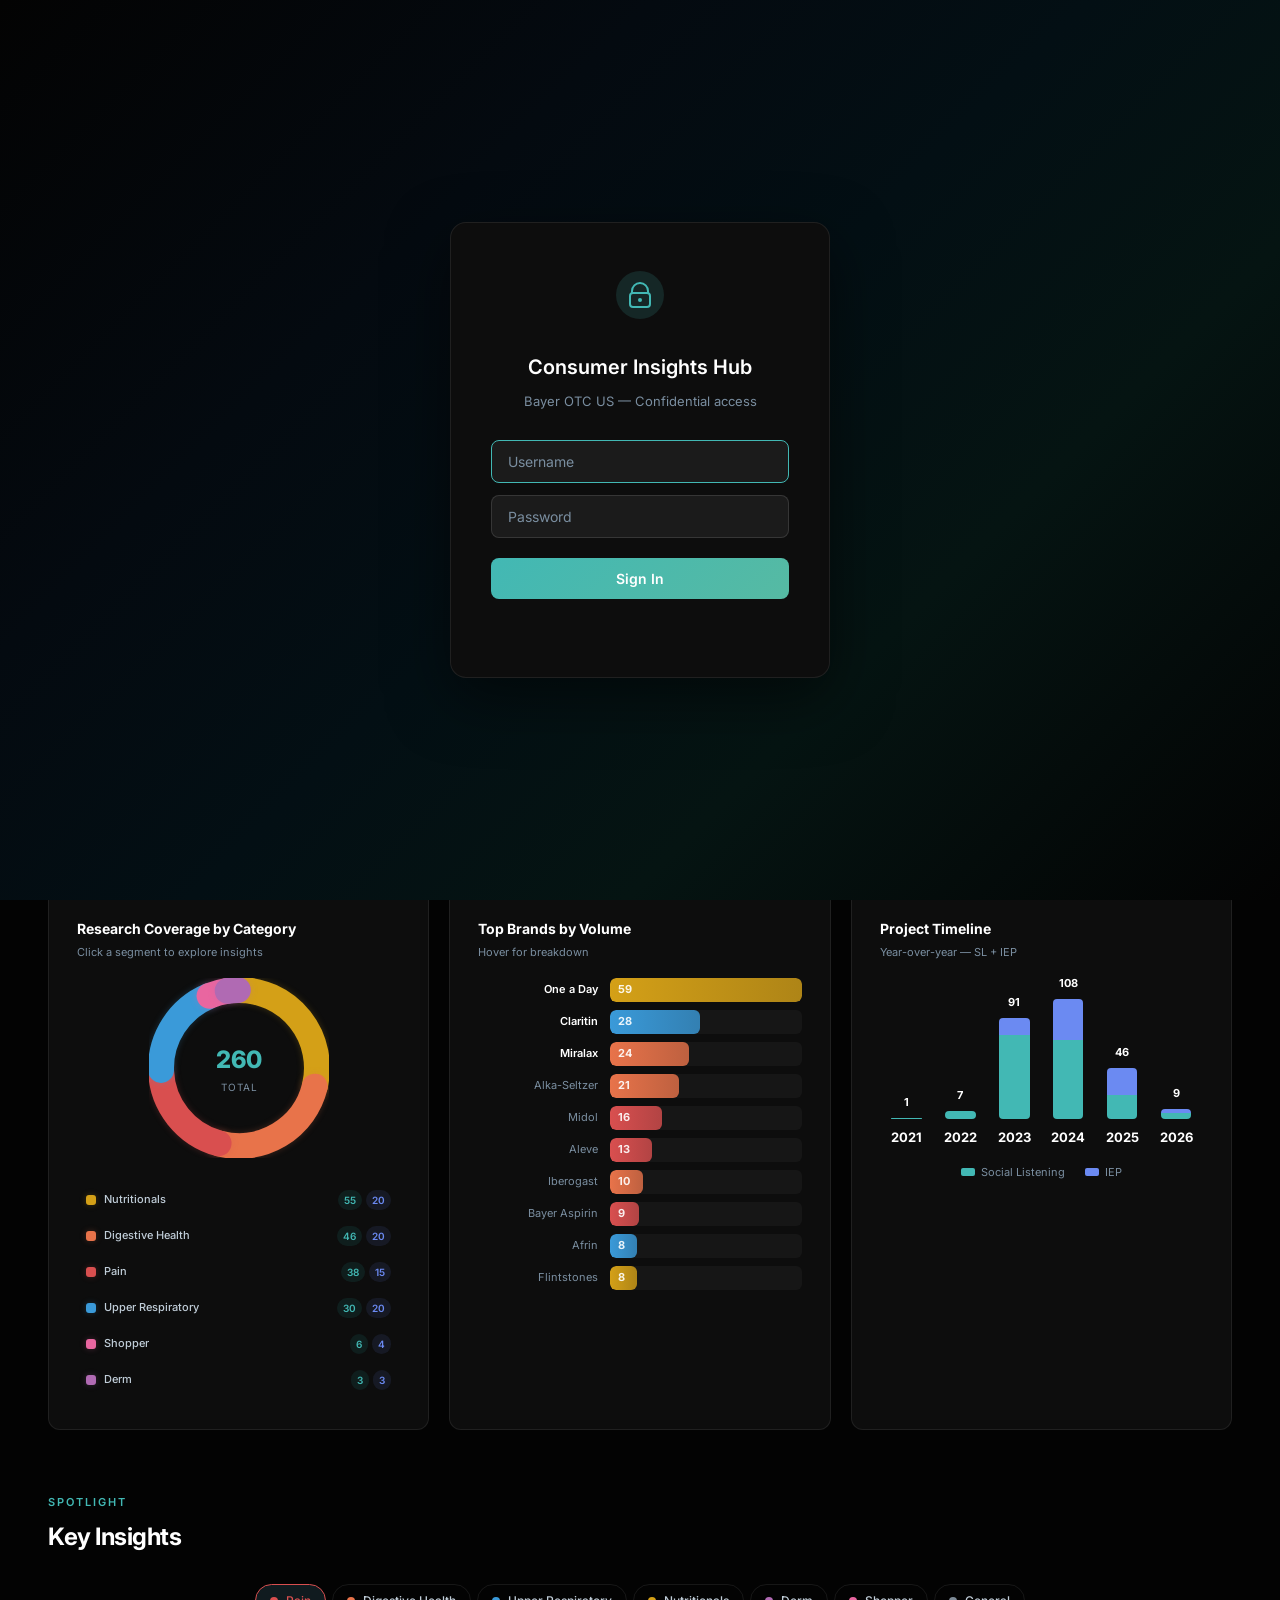
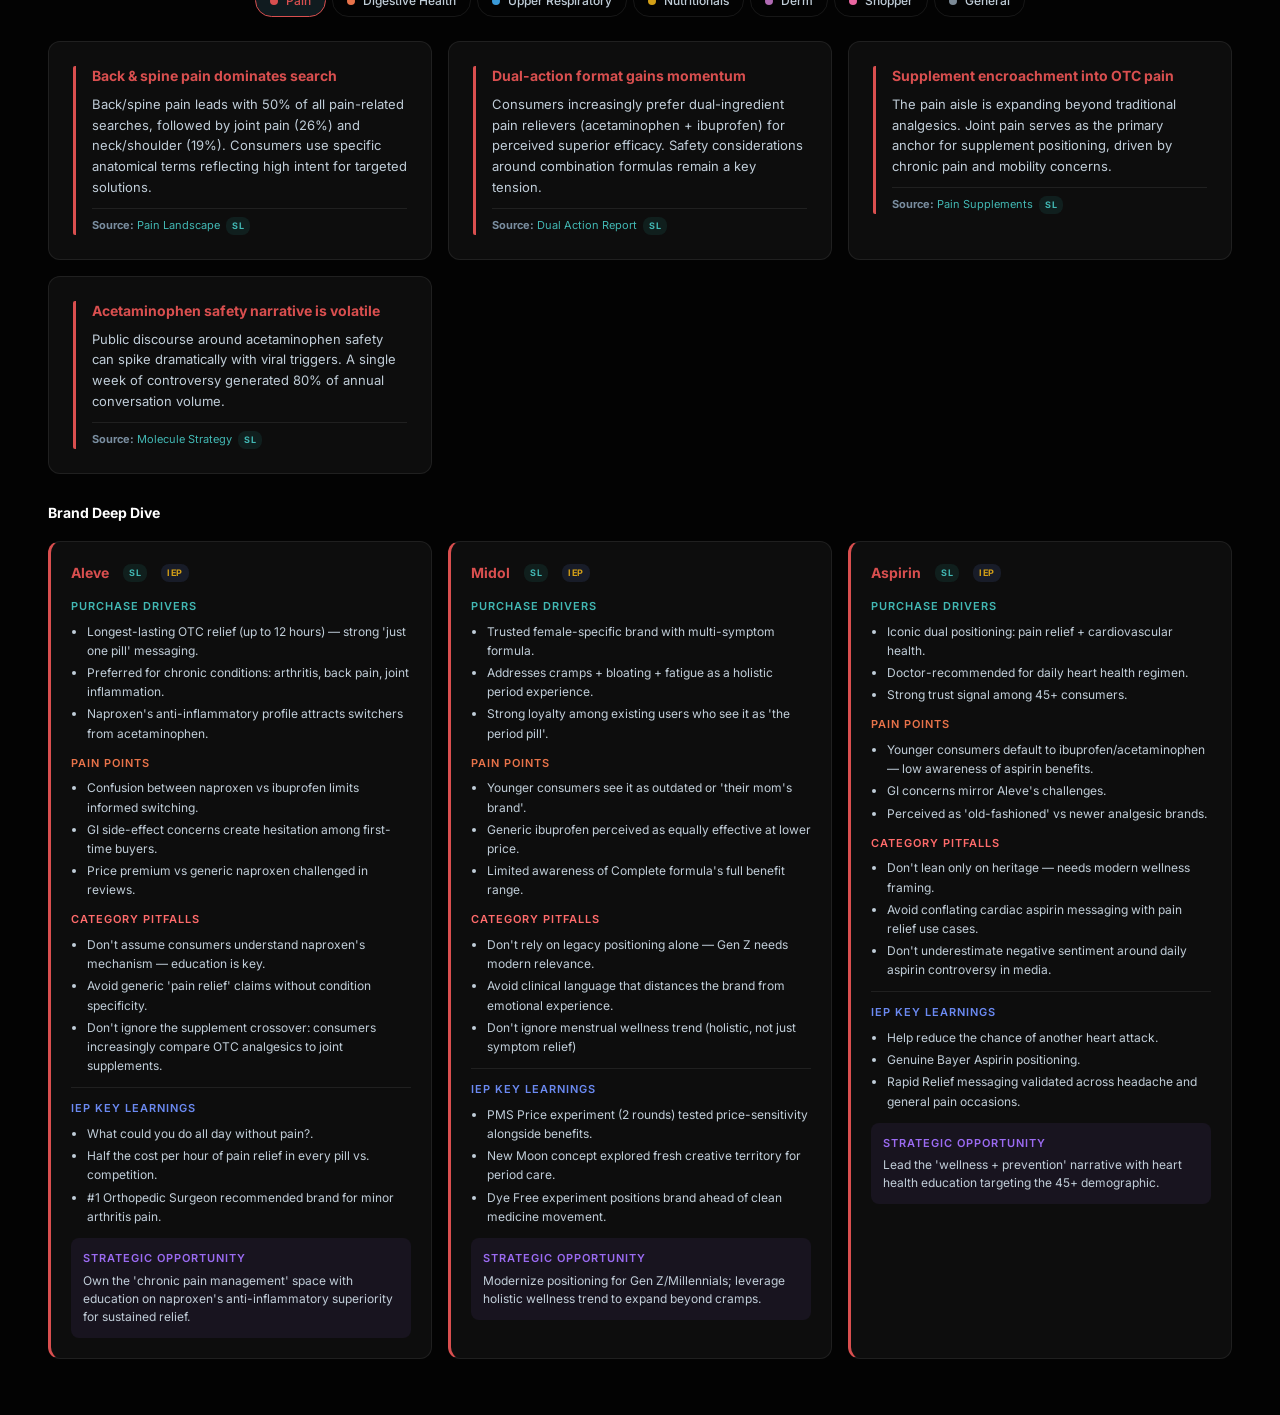
<file: bayer-consumer-insights-hub.html>
<!DOCTYPE html>
<html lang="en">
<head>
<meta charset="UTF-8">
<meta name="viewport" content="width=device-width, initial-scale=1.0">
<title>Consumer Insights Hub | Bayer OTC &mdash; Maggiore</title>
<style>
  @import url('https://fonts.googleapis.com/css2?family=Inter:wght@300;400;500;600;700;800;900&display=swap');
  :root {
    --bg-dark: #030303; --bg-darker: #030303; --bg-card: #0d0d0d;
    --bg-card-hover: #161616; --bg-light: #f4f6f9; --bg-white: #ffffff;
    --text-white: #ffffff; --text-light: #c0cdd8; --text-muted: #7a8ea0;
    --accent-cyan: #42b8b4; --accent-teal: #56baa3; --accent-iep: #6B8AF2;
    --gradient-aurora: linear-gradient(135deg, #030303 0%, #040a10 30%, #030f14 50%, #051412 70%, #030303 100%);
    --gradient-header: linear-gradient(135deg, #030303 0%, #0a1a1a 40%, #030303 100%);
    --border-dark: rgba(255,255,255,0.08); --border-light: #e2e8f0;
    --shadow: 0 4px 20px rgba(0,0,0,0.3); --shadow-light: 0 2px 12px rgba(0,0,0,0.06);
    --radius: 12px;
  }
  * { margin:0; padding:0; box-sizing:border-box; }
  section { margin: 0; padding: 0; }
  body {
    font-family: 'neue-haas-grotesk-display', 'Inter', -apple-system, sans-serif;
    background: var(--bg-dark); color: #1a2332; line-height: 1.6;
  }
  /* HEADER */
  .header { background: var(--gradient-header); position: sticky; top: 0; z-index: 100; border-bottom: 1px solid rgba(255,255,255,0.05); }
  .header-inner { max-width: 1440px; margin: 0 auto; padding: 18px 48px; display: flex; align-items: center; justify-content: space-between; }
  .logo-area { display: flex; align-items: center; gap: 14px; cursor: pointer; }
  .logo-mm { display: flex; align-items: center; line-height: 1; }
  .logo-mm svg { height: 36px; width: auto; }
  .logo-divider { width: 1px; height: 32px; background: rgba(255,255,255,0.15); }
  .logo-text h1 { font-size: 16px; font-weight: 600; color: var(--text-white); letter-spacing: -0.2px; }
  .logo-text span { font-size: 11px; color: var(--text-muted); text-transform: uppercase; letter-spacing: 1.5px; }
  .header-nav { display: flex; gap: 8px; }
  .nav-btn { padding: 8px 18px; border: 1px solid rgba(255,255,255,0.1); border-radius: 8px; font-size: 13px; font-family: inherit; font-weight: 500; cursor: pointer; background: transparent; color: var(--text-light); transition: all 0.2s; }
  .nav-btn:hover, .nav-btn.active { background: rgba(106,196,224,0.12); border-color: #42b8b4; color: var(--accent-cyan); }
  /* HERO */
  .hero { background: var(--gradient-aurora); padding: 56px 48px 48px; position: relative; overflow: hidden; }
  .hero::after { content: ''; position: absolute; top: -50%; right: -10%; width: 60%; height: 200%; background: radial-gradient(ellipse, rgba(42,161,152,0.08) 0%, transparent 70%); pointer-events: none; }
  .hero-inner { max-width: 1440px; margin: 0 auto; position: relative; z-index: 1; }
  .hero-top { display: flex; justify-content: space-between; align-items: flex-end; margin-bottom: 40px; }
  .hero-title { font-size: 38px; font-weight: 800; color: var(--text-white); letter-spacing: -1px; line-height: 1.15; }
  .hero-title em { color: var(--accent-cyan); font-style: normal; }
  .hero-subtitle { font-size: 15px; color: var(--text-muted); margin-top: 8px; }
  .stats-row { display: flex; gap: 24px; }
  .stat-pill { background: rgba(255,255,255,0.05); border: 1px solid var(--border-dark); border-radius: 10px; padding: 16px 28px; text-align: center; backdrop-filter: blur(8px); }
  .stat-pill .num { font-size: 28px; font-weight: 800; color: var(--accent-cyan); line-height: 1; }
  .stat-pill .lbl { font-size: 11px; color: var(--text-muted); text-transform: uppercase; letter-spacing: 1px; margin-top: 4px; font-weight: 500; }
  /* SECTIONS */
  .section-label { font-size: 11px; text-transform: uppercase; letter-spacing: 2px; color: var(--accent-cyan); font-weight: 600; margin-bottom: 6px; }
  .section-heading { font-size: 24px; font-weight: 700; color: var(--text-white); margin-bottom: 28px; letter-spacing: -0.5px; }
  .dark-section { background: var(--bg-darker); padding: 48px 48px 32px; }
  .dark-inner { max-width: 1440px; margin: 0 auto; }
  /* CATEGORY OVERVIEW */
  .cat-overview-grid { display: grid; grid-template-columns: repeat(4, 1fr); gap: 14px; margin-bottom: 32px; }
  .cat-ov-card { background: var(--bg-card); border: 1px solid var(--border-dark); border-radius: var(--radius); padding: 20px; cursor: pointer; transition: all 0.25s; }
  .cat-ov-card:hover { background: var(--bg-card-hover); transform: translateY(-2px); }
  /* INSIGHTS */
  .insights-section { background: var(--bg-darker); padding: 0 48px 56px; }
  .insights-inner { max-width: 1440px; margin: 0 auto; }
  .cat-tabs { display: flex; gap: 6px; margin-bottom: 24px; justify-content: center; }
  .cat-tab { padding: 8px 14px; border: 1px solid rgba(255,255,255,0.08); border-radius: 24px; font-size: 12px; font-family: inherit; font-weight: 500; cursor: pointer; background: transparent; color: var(--text-light); transition: all 0.25s; white-space: nowrap; display: flex; align-items: center; gap: 8px; }
  .cat-tab:hover { background: rgba(255,255,255,0.05); }
  .cat-tab.active { background: rgba(106,196,224,0.12); border-color: var(--accent-cyan); color: var(--accent-cyan); }
  .cat-dot { width: 8px; height: 8px; border-radius: 50%; }
  .insights-grid { display: grid; grid-template-columns: repeat(auto-fill, minmax(300px, 1fr)); gap: 16px; margin-bottom: 24px; }
  .insight-card { background: var(--bg-card); border: 1px solid var(--border-dark); border-radius: var(--radius); padding: 24px; transition: all 0.25s; position: relative; overflow: hidden; }
  .insight-card:hover { background: var(--bg-card-hover); transform: translateY(-2px); box-shadow: var(--shadow); }
  .insight-card h4 { font-size: 14px; font-weight: 700; color: var(--text-white); margin-bottom: 8px; line-height: 1.4; }
  .insight-card p { font-size: 13px; color: var(--text-light); line-height: 1.6; }
  .insight-source { font-size: 11px; color: var(--text-muted); margin-top: 10px; padding-top: 8px; border-top: 1px solid var(--border-dark); }
  .src-badge { display: inline-block; padding: 2px 6px; border-radius: 8px; font-size: 9px; font-weight: 700; text-transform: uppercase; letter-spacing: 0.5px; margin-left: 6px; }
  .src-sl { background: rgba(42,161,152,0.12); color: #42b8b4; }
  .src-iep { background: rgba(107,138,242,0.12); color: #D4A017; }
  /* CHARTS */
  .chart-row { display: grid; grid-template-columns: repeat(2, 1fr); gap: 20px; margin-bottom: 32px; }
  .chart-card { background: var(--bg-card); border: 1px solid var(--border-dark); border-radius: var(--radius); padding: 24px; }
  .chart-card h4 { font-size: 14px; font-weight: 700; color: var(--text-white); margin-bottom: 16px; }
  .bar-row { display: flex; align-items: center; gap: 12px; margin-bottom: 8px; }
  .bar-lbl { font-size: 11px; color: var(--text-muted); min-width: 120px; text-align: right; }
  .bar-track { flex: 1; height: 24px; background: rgba(255,255,255,0.04); border-radius: 6px; overflow: hidden; position: relative; }
  .bar-fill { height: 100%; border-radius: 6px; transition: width 0.8s ease; display: flex; align-items: center; padding-left: 8px; }
  .bar-val { font-size: 11px; font-weight: 700; color: rgba(255,255,255,0.9); }
  /* METHOD INTRO */
  .method-box { background: var(--bg-card); border: 1px solid var(--border-dark); border-radius: var(--radius); padding: 32px; margin-bottom: 40px; }
  .method-box h3 { font-size: 18px; color: var(--accent-cyan); margin-bottom: 16px; font-weight: 700; }
  .method-box p { font-size: 13px; color: var(--text-light); line-height: 1.7; margin-bottom: 12px; }
  .metric-row { display: grid; grid-template-columns: repeat(3, 1fr); gap: 16px; margin-top: 20px; }
  .m-card { background: rgba(42,161,152,0.06); border: 1px solid rgba(42,161,152,0.15); border-radius: 10px; padding: 20px; text-align: center; }
  .m-card.gold { background: rgba(212,160,23,0.06); border-color: rgba(107,138,242,0.15); }
  .m-card .mi { font-size: 28px; margin-bottom: 8px; }
  .m-card .mn { font-size: 14px; font-weight: 700; color: var(--accent-cyan); margin-bottom: 6px; }
  .m-card.iep .mn { color: var(--accent-iep); }
  .m-card .md { font-size: 12px; color: var(--text-muted); line-height: 1.5; }
  /* PATTERNS */
  .pat-grid { display: grid; grid-template-columns: repeat(2, 1fr); gap: 12px; margin-bottom: 32px; }
  .pat-card { background: var(--bg-card); border: 1px solid var(--border-dark); border-radius: 10px; padding: 16px; font-size: 12px; color: var(--text-light); line-height: 1.6; border-left: 3px solid var(--accent-iep); }
  .pat-num { display: inline-block; width: 22px; height: 22px; background: rgba(107,138,242,0.15); color: var(--accent-iep); border-radius: 50%; text-align: center; line-height: 22px; font-size: 11px; font-weight: 700; margin-right: 8px; }
  /* VIEWS */
  .page-view { display: none; }
  .page-view.active { display: block; }
  /* TRANSITION */
  .transition-fade { height: 80px; background: linear-gradient(180deg, var(--bg-darker) 0%, var(--bg-light) 100%); }
  /* LIBRARY (light bg) */
  .lib-wrap { background: var(--bg-light); }
  .lib-section { max-width: 1440px; margin: 0 auto; padding: 0 48px 60px; }
  .lib-title { font-size: 24px; font-weight: 700; color: #1a2332; margin-bottom: 28px; letter-spacing: -0.5px; }
  .controls { margin-bottom: 28px; display: flex; flex-direction: column; gap: 14px; }
  .search-bar { position: relative; }
  .search-bar input { width: 100%; padding: 14px 20px 14px 48px; border: 2px solid var(--border-light); border-radius: var(--radius); font-size: 15px; font-family: inherit; background: var(--bg-white); transition: all 0.2s; outline: none; color: #1a2332; }
  .search-bar input:focus { border-color: var(--accent-teal); box-shadow: 0 0 0 4px rgba(42,161,152,0.1); }
  .search-bar svg { position: absolute; left: 16px; top: 50%; transform: translateY(-50%); color: var(--text-muted); pointer-events: none; }
  .filter-row { display: flex; gap: 12px; align-items: center; flex-wrap: wrap; }
  .filter-group { display: flex; flex-direction: column; gap: 4px; }
  .filter-group label { font-size: 11px; text-transform: uppercase; letter-spacing: 1px; color: var(--text-muted); font-weight: 600; }
  .filter-group select { padding: 10px 16px; border: 2px solid var(--border-light); border-radius: 8px; font-size: 13px; font-family: inherit; background: var(--bg-white); color: #1a2332; cursor: pointer; }
  .clear-btn { padding: 10px 20px; border: 1px solid var(--border-light); border-radius: 8px; font-size: 13px; font-family: inherit; font-weight: 500; background: var(--bg-white); color: #1a2332; cursor: pointer; margin-top: 22px; }
  .clear-btn:hover { background: var(--bg-light); border-color: var(--accent-teal); }
  .view-toggle { display: flex; gap: 2px; margin-top: 22px; }
  .view-toggle button { padding: 8px 16px; border: 1px solid var(--border-light); background: var(--bg-white); color: #1a2332; font-family: inherit; font-size: 13px; font-weight: 500; cursor: pointer; }
  .view-toggle button:first-child { border-radius: 8px 0 0 8px; }
  .view-toggle button:last-child { border-radius: 0 8px 8px 0; }
  .view-toggle button.active { background: var(--accent-teal); color: white; border-color: var(--accent-teal); }
  .results-count { font-size: 13px; color: var(--text-muted); margin-top: 22px; white-space: nowrap; }
  /* CARDS */
  .projects-grid { display: grid; grid-template-columns: repeat(auto-fill, minmax(380px, 1fr)); gap: 20px; margin-bottom: 40px; }
  .projects-list { display: flex; flex-direction: column; gap: 12px; }
  .project-card { background: var(--bg-white); border: 1px solid var(--border-light); border-radius: var(--radius); padding: 20px; transition: all 0.2s; }
  .project-card:hover { box-shadow: var(--shadow-light); transform: translateY(-2px); }
  .brand-label { display: inline-block; background: var(--accent-teal); color: white; padding: 3px 10px; border-radius: 4px; font-size: 10px; font-weight: 700; text-transform: uppercase; letter-spacing: 0.6px; }
  .card-title { font-size: 13px; font-weight: 600; color: #1a2332; line-height: 1.4; }
  .card-summary { font-size: 12px; color: #4a5568; line-height: 1.5; margin-top: 6px; }
  .card-keywords { display: flex; flex-wrap: wrap; gap: 4px; margin-top: 8px; }
  .kw-tag { background: rgba(42,161,152,0.08); color: #2aa198; padding: 3px 8px; border-radius: 6px; font-size: 10px; font-weight: 500; }
  .card-requestor { font-size: 11px; color: var(--text-muted); margin-top: 6px; }
  .card-footer { display: flex; justify-content: space-between; align-items: center; margin-top: 12px; padding-top: 10px; border-top: 1px solid var(--border-light); }
  .tools-list { display: flex; gap: 6px; flex-wrap: wrap; }
  .tool-tag { background: var(--bg-light); padding: 4px 10px; border-radius: 6px; font-size: 10px; font-weight: 500; color: #4a5568; }
  .link-btn { display: inline-flex; align-items: center; gap: 4px; padding: 6px 14px; border-radius: 8px; font-size: 12px; font-weight: 600; color: var(--accent-teal); background: rgba(42,161,152,0.08); text-decoration: none; transition: all 0.2s; white-space: nowrap; }
  .link-btn:hover { background: rgba(42,161,152,0.15); }
  .badge { display: inline-block; padding: 3px 8px; border-radius: 10px; font-size: 10px; font-weight: 600; color: white; }
  /* IEP LIB */
  .iep-lib { background: var(--bg-darker); padding: 0 48px 56px; }
  .iep-lib-inner { max-width: 1440px; margin: 0 auto; }
  .iep-frow { display: flex; gap: 8px; margin-bottom: 20px; flex-wrap: wrap; }
  .iep-fbtn { padding: 6px 14px; font-size: 12px; border: 1px solid var(--border-dark); background: var(--bg-card); color: var(--text-muted); border-radius: 20px; cursor: pointer; transition: all 0.2s; font-family: inherit; }
  .iep-fbtn:hover { background: rgba(255,255,255,0.06); color: var(--text-light); border-color: rgba(255,255,255,0.15); }
  .iep-fbtn.active { background: rgba(107,138,242,0.12); color: var(--accent-iep); border-color: rgba(107,138,242,0.3); }
  .iep-grid { display: grid; grid-template-columns: repeat(auto-fill, minmax(300px, 1fr)); gap: 14px; }
  .iep-card { background: var(--bg-card); border: 1px solid var(--border-dark); border-radius: var(--radius); padding: 16px; transition: all 0.25s; }
  .iep-card:hover { background: var(--bg-card-hover); transform: translateY(-1px); }

  /* IEP Library - white background like SL */
  .iep-lib-white { background: var(--bg-light); }
  .iep-lib-white .lib-section { max-width: 1440px; margin: 0 auto; padding: 0 48px 60px; }

  /* ===== ENHANCED ANIMATIONS ===== */
  @keyframes fadeUp { from { opacity: 0; transform: translateY(20px); } to { opacity: 1; transform: translateY(0); } }
  @keyframes slideIn { from { opacity: 0; transform: translateX(-16px); } to { opacity: 1; transform: translateX(0); } }
  @keyframes barGrow { from { width: 0; } to { width: var(--target-width); } }
  @keyframes donutIn { from { opacity: 0; stroke-dashoffset: 300; } to { opacity: 1; stroke-dashoffset: 0; } }
  @keyframes pulse { 0%,100% { opacity: 0.6; } 50% { opacity: 1; } }
  @keyframes shimmer { 0% { background-position: -200% 0; } 100% { background-position: 200% 0; } }
  @keyframes float { 0%,100% { transform: translateY(0); } 50% { transform: translateY(-6px); } }
  @keyframes glowPulse { 0%,100% { box-shadow: 0 0 20px rgba(42,184,180,0.08); } 50% { box-shadow: 0 0 40px rgba(42,184,180,0.18); } }
  @keyframes scaleIn { from { opacity: 0; transform: scale(0.85); } to { opacity: 1; transform: scale(1); } }
  @keyframes countUp { from { opacity: 0; transform: translateY(10px); } to { opacity: 1; transform: translateY(0); } }

  /* SCROLL REVEAL */
  .reveal { opacity: 0; transform: translateY(30px); transition: opacity 0.7s ease, transform 0.7s ease; }
  .reveal.visible { opacity: 1; transform: translateY(0); }

  /* ENHANCED HERO */
  .hero { background: var(--gradient-aurora); padding: 60px 48px 52px; position: relative; overflow: hidden; }
  .hero::before { content: ''; position: absolute; top: 0; left: 0; right: 0; bottom: 0;
    background: radial-gradient(ellipse 800px 600px at 20% 50%, rgba(42,184,180,0.06) 0%, transparent 70%),
                radial-gradient(ellipse 600px 400px at 80% 30%, rgba(212,160,23,0.04) 0%, transparent 70%);
    pointer-events: none; animation: pulse 8s ease-in-out infinite; }
  .hero::after { content: ''; position: absolute; top: -50%; right: -10%; width: 60%; height: 200%; background: radial-gradient(ellipse, rgba(42,161,152,0.06) 0%, transparent 70%); pointer-events: none; }

  /* ENHANCED STAT PILLS */
  .stat-pill { background: rgba(255,255,255,0.04); border: 1px solid rgba(255,255,255,0.08); border-radius: 14px;
    padding: 20px 32px; text-align: center; backdrop-filter: blur(12px); transition: all 0.35s ease;
    position: relative; overflow: hidden; }
  .stat-pill::before { content: ''; position: absolute; top: 0; left: 0; right: 0; height: 2px;
    background: linear-gradient(90deg, transparent, var(--accent-cyan), transparent); opacity: 0; transition: opacity 0.3s; }
  .stat-pill:hover::before { opacity: 1; }
  .stat-pill:hover { background: rgba(42,184,180,0.06); border-color: rgba(42,184,180,0.2); transform: translateY(-3px);
    box-shadow: 0 8px 32px rgba(42,184,180,0.1); }
  .stat-pill .num { font-size: 32px; font-weight: 800; color: var(--accent-cyan); line-height: 1; }
  .stat-pill .lbl { font-size: 10px; color: var(--text-muted); text-transform: uppercase; letter-spacing: 1.5px; margin-top: 6px; font-weight: 500; }
  .stat-pill .stat-icon { font-size: 20px; margin-bottom: 6px; opacity: 0.7; }

  /* ENHANCED CATEGORY CARDS */
  .cat-ov-card { background: var(--bg-card); border: 1px solid var(--border-dark); border-radius: var(--radius);
    padding: 22px; cursor: pointer; transition: all 0.35s ease; position: relative; overflow: hidden; }
  .cat-ov-card::after { content: ''; position: absolute; inset: 0; border-radius: var(--radius);
    opacity: 0; transition: opacity 0.35s; pointer-events: none; }
  .cat-ov-card:hover { transform: translateY(-4px); box-shadow: 0 12px 40px rgba(0,0,0,0.3); }
  .cat-ov-card:hover::after { opacity: 1; }

  /* FLOATING TOOLTIP */
  .float-tooltip { position: fixed; z-index: 9999; pointer-events: none; background: rgba(13,13,13,0.95);
    border: 1px solid rgba(255,255,255,0.12); border-radius: 10px; padding: 12px 16px; font-size: 12px;
    color: var(--text-light); backdrop-filter: blur(16px); box-shadow: 0 8px 32px rgba(0,0,0,0.5);
    opacity: 0; transition: opacity 0.2s; max-width: 240px; }
  .float-tooltip.show { opacity: 1; }

  /* ENHANCED INSIGHT CARDS */
  .insight-card { background: var(--bg-card); border: 1px solid var(--border-dark); border-radius: var(--radius);
    padding: 24px; transition: all 0.35s ease; position: relative; overflow: hidden; }
  .insight-card::before { content: ''; position: absolute; top: 0; left: 0; right: 0; height: 1px;
    background: linear-gradient(90deg, transparent 0%, rgba(42,184,180,0.4) 50%, transparent 100%);
    opacity: 0; transition: opacity 0.35s; }
  .insight-card:hover { background: var(--bg-card-hover); transform: translateY(-3px);
    box-shadow: 0 8px 32px rgba(0,0,0,0.3); border-color: rgba(255,255,255,0.12); }
  .insight-card:hover::before { opacity: 1; }

  /* ENHANCED CHART CARDS */
  .chart-card { background: var(--bg-card); border: 1px solid var(--border-dark); border-radius: var(--radius);
    padding: 28px; transition: all 0.3s ease; }
  .chart-card:hover { border-color: rgba(255,255,255,0.12); box-shadow: 0 4px 24px rgba(0,0,0,0.2); }

  /* SPARKLINE */
  .sparkline-container { display: flex; align-items: flex-end; gap: 3px; height: 32px; margin-top: 12px; }
  .spark-bar { border-radius: 2px 2px 0 0; transition: all 0.3s ease; min-width: 6px; position: relative; }
  .spark-bar:hover { filter: brightness(1.3); transform: scaleY(1.15); transform-origin: bottom; }

  /* PROGRESS RINGS */
  .progress-ring { transition: stroke-dashoffset 0.8s ease; }

  /* METHODOLOGY TYPE CHIPS */
  .method-chip { display: inline-flex; align-items: center; gap: 4px; padding: 4px 10px; border-radius: 20px;
    font-size: 10px; font-weight: 600; letter-spacing: 0.3px; }
  /* LOGIN SCREEN */
  .login-overlay { position:fixed; top:0; left:0; width:100%; height:100%; background:var(--gradient-aurora); z-index:9999; display:flex; align-items:center; justify-content:center; }
  .login-overlay.hidden { display:none; }
  .login-box { background:var(--bg-card); border:1px solid var(--border-dark); border-radius:16px; padding:48px 40px; width:380px; text-align:center; box-shadow:0 20px 60px rgba(0,0,0,0.5); }
  .login-box .login-logo { margin-bottom:24px; }
  .login-box h2 { color:var(--text-white); font-size:20px; font-weight:600; margin-bottom:8px; }
  .login-box p { color:var(--text-muted); font-size:13px; margin-bottom:28px; }
  .login-box input { width:100%; padding:12px 16px; background:rgba(255,255,255,0.06); border:1px solid rgba(255,255,255,0.12); border-radius:8px; color:var(--text-white); font-size:14px; font-family:inherit; margin-bottom:12px; outline:none; transition:border 0.2s; }
  .login-box input:focus { border-color:var(--accent-cyan); }
  .login-box input::placeholder { color:var(--text-muted); }
  .login-btn { width:100%; padding:12px; background:linear-gradient(135deg,var(--accent-cyan),var(--accent-teal)); color:#fff; border:none; border-radius:8px; font-size:14px; font-weight:600; cursor:pointer; font-family:inherit; transition:opacity 0.2s; margin-top:8px; }
  .login-btn:hover { opacity:0.9; }
  .login-error { color:#ff6b6b; font-size:12px; margin-top:12px; min-height:18px; }
  .main-content.locked { filter:blur(8px); pointer-events:none; }
</style>
</head>
<body>
<!-- LOGIN SCREEN -->
<div id="loginOverlay" class="login-overlay">
  <div class="login-box">
    <div class="login-logo">
      <svg width="48" height="48" viewBox="0 0 48 48" fill="none"><circle cx="24" cy="24" r="24" fill="rgba(66,184,180,0.15)"/><path d="M16 20a8 8 0 1116 0v2H16v-2z" fill="none" stroke="#42b8b4" stroke-width="2"/><rect x="14" y="22" width="20" height="14" rx="3" fill="none" stroke="#42b8b4" stroke-width="2"/><circle cx="24" cy="29" r="2" fill="#42b8b4"/></svg>
    </div>
    <h2>Consumer Insights Hub</h2>
    <p>Bayer OTC US &mdash; Confidential access</p>
    <form onsubmit="return handleLogin(event)">
      <input type="text" id="loginUser" placeholder="Username" autocomplete="off" autofocus>
      <input type="password" id="loginPass" placeholder="Password">
      <button type="submit" class="login-btn">Sign In</button>
    </form>
    <div id="loginError" class="login-error"></div>
  </div>
</div>
<header class="header">
  <div class="header-inner">
    <div class="logo-area" onclick="switchPage('home')">
      <div class="logo-mm"><svg id="Capa_1" xmlns="http://www.w3.org/2000/svg" version="1.1" xmlns:xlink="http://www.w3.org/1999/xlink" viewBox="0 0 700 196.1" height="36" width="128">
  <!-- Generator: Adobe Illustrator 29.3.1, SVG Export Plug-In . SVG Version: 2.1.0 Build 151)  -->
  <defs>
    <style>
      .st0 {
        fill: url(#linear-gradient2);
      }

      .st1 {
        fill: none;
        stroke: #ededed;
        stroke-miterlimit: 10;
      }

      .st2 {
        fill: #fff;
      }

      .st3 {
        fill: url(#linear-gradient1);
      }

      .st4 {
        fill: #42b8b4;
      }

      .st5 {
        fill: url(#linear-gradient7);
      }

      .st6 {
        fill: url(#linear-gradient4);
      }

      .st7 {
        fill: url(#linear-gradient5);
      }

      .st8 {
        fill: url(#linear-gradient3);
      }

      .st9 {
        fill: url(#linear-gradient6);
      }

      .st10 {
        fill: url(#linear-gradient);
      }
    </style>
    <linearGradient id="linear-gradient" x1="85.1" y1="-489.7" x2="49.5" y2="-489.7" gradientTransform="translate(0 -413.8) scale(1 -1)" gradientUnits="userSpaceOnUse">
      <stop offset="0" stop-color="#56baa3"/>
      <stop offset="1" stop-color="#035c98"/>
    </linearGradient>
    <linearGradient id="linear-gradient1" x1="145.1" y1="-489.7" x2="109.5" y2="-489.7" gradientTransform="translate(0 -413.8) scale(1 -1)" gradientUnits="userSpaceOnUse">
      <stop offset="0" stop-color="#56baa3"/>
      <stop offset="1" stop-color="#035c98"/>
    </linearGradient>
    <linearGradient id="linear-gradient2" x1="296.7" y1="-504.2" x2="286.7" y2="-504.2" gradientTransform="translate(0 -413.8) scale(1 -1)" gradientUnits="userSpaceOnUse">
      <stop offset="0" stop-color="#56baa3"/>
      <stop offset="1" stop-color="#035c98"/>
    </linearGradient>
    <linearGradient id="linear-gradient3" x1="409" y1="-482.4" x2="399.1" y2="-482.4" gradientTransform="translate(0 -413.8) scale(1 -1)" gradientUnits="userSpaceOnUse">
      <stop offset="0" stop-color="#56baa3"/>
      <stop offset="1" stop-color="#035c98"/>
    </linearGradient>
    <linearGradient id="linear-gradient4" x1="544.5" y1="-482.4" x2="534.6" y2="-482.4" gradientTransform="translate(0 -413.8) scale(1 -1)" gradientUnits="userSpaceOnUse">
      <stop offset="0" stop-color="#56baa3"/>
      <stop offset="1" stop-color="#035c98"/>
    </linearGradient>
    <linearGradient id="linear-gradient5" x1="224.7" y1="-489.7" x2="189" y2="-489.7" gradientTransform="translate(0 -413.8) scale(1 -1)" gradientUnits="userSpaceOnUse">
      <stop offset="0" stop-color="#56baa3"/>
      <stop offset="1" stop-color="#035c98"/>
    </linearGradient>
    <linearGradient id="linear-gradient6" x1="381.4" y1="-504.2" x2="371.4" y2="-504.2" gradientTransform="translate(0 -413.8) scale(1 -1)" gradientUnits="userSpaceOnUse">
      <stop offset="0" stop-color="#56baa3"/>
      <stop offset="1" stop-color="#035c98"/>
    </linearGradient>
    <linearGradient id="linear-gradient7" x1="624.7" y1="-482.4" x2="614.7" y2="-482.4" gradientTransform="translate(0 -413.8) scale(1 -1)" gradientUnits="userSpaceOnUse">
      <stop offset="0" stop-color="#56baa3"/>
      <stop offset="1" stop-color="#035c98"/>
    </linearGradient>
  </defs>
  <rect class="st1" x="523.6" y="20.6" width="155.4" height="155.4"/>
  <rect class="st1" x="427.6" y="20.6" width="96" height="96"/>
  <rect class="st1" x="427.6" y="116.6" width="59.4" height="59.4"/>
  <rect class="st1" x="487" y="139.3" width="36.7" height="36.7"/>
  <path class="st2" d="M476.2,25.6c23.7,0,43,19.3,43,43s-19.3,43-43,43-43-19.3-43-43,19.3-43,43-43M476.2,20.6c-26.5,0-48,21.5-48,48s21.5,48,48,48,48-21.5,48-48-21.5-48-48-48h0Z"/>
  <g>
    <path class="st2" d="M20.9,116.5L54.2,20.6c10.3,27.5,20.6,55,30.9,82.5,9.6-27.5,19.3-55,28.9-82.5,11.9,32,23.9,64,35.8,96h-4.9c-10.2-27.1-20.5-54.2-30.7-81.4-9.7,27.1-19.4,54.2-29.1,81.4-10.2-27.1-20.5-54.2-30.7-81.4l-29,81.3h-4.5Z"/>
    <path class="st10" d="M54.4,35.2c10.2,27.1,20.5,54.2,30.7,81.4-3.5,0-7,0-10.5.1-8.4-22.5-16.7-45.1-25.1-67.6,1.6-4.7,3.3-9.3,4.9-13.9Z"/>
    <path class="st4" d="M52.3,103.2"/>
    <path class="st3" d="M114.4,35.2c10.2,27.1,20.5,54.2,30.7,81.4-3.5,0-7,0-10.5.1-8.4-22.5-16.7-45.1-25.1-67.6,1.6-4.7,3.2-9.3,4.9-13.9Z"/>
  </g>
  <g>
    <path class="st2" d="M300.5,113.4c-5,2-13.7,3.2-18.2,3.2-29.1,0-52.8-21.5-52.8-48s23.6-48,52.8-48,9,.5,13.3,1.6v4.2c-4.3-1.1-8.7-1.7-13.3-1.7-26.7,0-48.3,19.6-48.3,44s21.6,44,48.3,44,9.6-.8,13.9-1.9v-42.4h4.3v45h0Z"/>
    <path class="st0" d="M296.7,110.8c-1.3.4-2.8.8-4.5,1.2-2,.4-3.8.5-5.4.6,0-14.8-.1-29.5-.1-44.3h10v42.5Z"/>
  </g>
  <g>
    <path class="st8" d="M409,116.6h-9.9c0-32-.1-64-.1-96h10v96Z"/>
    <path class="st2" d="M414.3,116.6h-5.3c0-32,0-64-.1-96h5.4v96Z"/>
  </g>
  <g>
    <path class="st2" d="M570.7,69.4h.8c14.9,0,26.9-10.8,26.9-24.4s-11.9-24.4-26.9-24.4h-27v96h4.9v-47h16l33.4,47h5.6l-33.7-47.2ZM549.4,65V25.1h22.1c12.2,0,21.9,9,21.9,20s-9.7,20-21.9,20h-22.1Z"/>
    <path class="st6" d="M544.5,116.6h-9.9c0-32,0-64,0-96h10v96Z"/>
  </g>
  <g>
    <path class="st2" d="M428.7,175.4c0,.1,0,.2-.1.3,0,.1-.2.1-.3.1h-.3c-.1,0-.2,0-.3-.1-.1-.1-.1-.2-.1-.3v-35.4c0-.7.2-1,.5-1s.3.1.5.2c.1.1.3.4.6.7l14.1,19.6,14.1-19.6c.3-.3.5-.6.6-.7s.3-.2.5-.2c.4,0,.5.3.5,1v35.4c0,.1,0,.2-.1.3,0,.1-.2.1-.3.1h-.3c-.1,0-.2,0-.3-.1s-.1-.2-.1-.3v-34.3l-13.3,18.6c-.3.4-.5.7-.8.9-.2.2-.4.3-.5.3s-.3-.1-.5-.3c-.2-.2-.5-.5-.8-.9l-13.3-18.7v34.4h0Z"/>
    <path class="st2" d="M464.9,175.2c-.1.2-.2.4-.3.5s-.2.1-.4.1h-.4c-.2,0-.3,0-.3-.1s0-.2.1-.4l14.6-34.8c.2-.5.4-.9.5-1.1s.3-.3.4-.3.3.1.4.3.3.5.5,1.1l14.6,34.8c.1.2.1.3.1.4s-.1.2-.3.2h-.3c-.2,0-.3,0-.4-.1s-.2-.2-.3-.5l-14.4-34.4-14.1,34.3Z"/>
    <path class="st2" d="M500.6,175.7c0,.1-.2.1-.3.1h-.3c-.1,0-.2,0-.3-.1s-.1-.2-.1-.3v-35c0-.3.1-.5.2-.7.1-.1.3-.2.6-.2h7.4c4,0,7,.8,9,2.5,2.1,1.7,3.1,4.2,3.1,7.4s-.8,4.8-2.3,6.4c-1.6,1.6-3.7,2.7-6.3,3.3l10.7,16.1c.2.3.2.5-.2.5h-.4c-.2,0-.3,0-.4-.1,0-.1-.2-.2-.3-.3l-10.9-16.4c-.1-.2-.1-.3-.1-.4s0-.2.1-.2.2-.1.3-.1c1.6-.2,3.1-.7,4.4-1.4,1.3-.7,2.4-1.7,3.2-3s1.2-2.7,1.2-4.4c0-3-1-5.2-2.9-6.6-1.9-1.5-4.7-2.2-8.4-2.2h-6.5c-.1,0-.2,0-.3.1s-.1.2-.1.3v34.3c0,.2-.1.3-.1.4Z"/>
    <path class="st2" d="M528.7,175.7c0,.1-.2.1-.3.1h-.3c0,0-.2,0-.3-.1s0-.2,0-.3v-35.5c0-.2,0-.3,0-.3,0-.1.2-.1.3-.1h.3c.2,0,.3,0,.3.1s0,.2,0,.3v35.5c0,.1,0,.2,0,.3ZM547.7,139.6c0-.1.3-.1.5-.1h.4c.3,0,.4.1.4.2s0,.2-.2.4l-17.4,17.6,17.7,17.6c.2.2.2.3.2.4s0,.2-.4.2h-.3c-.2,0-.4,0-.5-.1s-.3-.2-.5-.4l-17.2-17.1c-.2-.2-.3-.4-.3-.5s0-.3.3-.5l16.9-17.2c0-.3.3-.5.4-.5Z"/>
    <path class="st2" d="M572.6,174.7c0,.1,0,.2,0,.3v.3c0,.1,0,.2,0,.3,0,.1-.2.1-.3.1h-16.7c-.3,0-.5-.1-.6-.2s-.2-.4-.2-.7v-34.5c0-.3,0-.5.2-.7,0-.1.3-.2.6-.2h16.1c.2,0,.3,0,.3.1s0,.2,0,.3v.3c0,.1,0,.2,0,.3,0,.1-.2.1-.3.1h-15.6c0,0-.2,0-.3.1s0,.2,0,.3v15.4c0,.1,0,.2,0,.3s.2.1.3.1h14.7c.2,0,.3,0,.3.1s0,.2,0,.3v.3c0,.1,0,.2,0,.3,0,.1-.2.1-.3.1h-14.7c0,0-.2,0-.3.1s0,.2,0,.3v16c0,.1,0,.2,0,.3s.2.1.3.1h16.1c.2,0,.3.1.4.1Z"/>
    <path class="st2" d="M601.8,140.5c0,.1-.2.1-.3.1h-11.5c0,0-.2,0-.3.1s0,.2,0,.3v34.3c0,.1,0,.2,0,.3,0,.1-.2.1-.3.1h-.3c0,0-.2,0-.3-.1s0-.2,0-.3v-34.3c0-.2,0-.3,0-.3,0-.1-.2-.1-.3-.1h-11.4c0,0-.2,0-.3-.1s0-.2,0-.3v-.3c0-.2,0-.3,0-.3,0-.1.2-.1.3-.1h24.8c.2,0,.3,0,.3.1s0,.2,0,.3v.3c-.1,0-.1.2-.1.3Z"/>
    <path class="st2" d="M607.9,175.7c0,.1-.2.1-.3.1h-.3c0,0-.2,0-.3-.1s0-.2,0-.3v-35.5c0-.2,0-.3,0-.3,0-.1.2-.1.3-.1h.3c.2,0,.3,0,.3.1s0,.2,0,.3v35.5c0,.1,0,.2,0,.3Z"/>
    <path class="st2" d="M641.4,139.5c0-.1.2-.1.3-.1h.3c.2,0,.3,0,.3.1s0,.2,0,.3v35.4c0,.6-.2.9-.5.9s-.3-.1-.4-.2c-.2-.2-.3-.4-.5-.6l-23-34.2v34.1c0,.1,0,.2,0,.3,0,.1-.2.1-.3.1h-.3c0,0-.2,0-.3-.1s0-.2,0-.3v-35.4c0-.6.2-.9.5-.9s.3.1.4.2c.2.2.3.4.5.6l23,34.2v-34.1c0-.1,0-.2,0-.3Z"/>
    <path class="st2" d="M678.9,172.5c0,.1-.3.3-.5.5-1.9,1.1-3.9,1.9-5.8,2.5-2,.6-4,.8-6.1.8-3.3,0-6.2-.8-8.8-2.3s-4.7-3.6-6.2-6.4-2.3-6-2.3-9.7.7-6.8,2.1-9.7,3.4-5.1,6-6.7,5.6-2.4,9-2.4,4.4.4,6.5,1.2c2.1.8,3.8,1.9,5.3,3.2.2.2.3.3.3.4s0,.2,0,.4v.2c-.2.1-.3.2-.4.2s-.2,0-.3-.1,0-.1-.2-.2c-1.4-1.2-3.1-2.3-5.1-3-2-.8-4-1.2-6.1-1.2-3.2,0-6,.8-8.4,2.3s-4.3,3.6-5.6,6.3c-1.3,2.7-1.9,5.7-1.9,9.1s.7,6.3,2.1,8.9c1.4,2.6,3.3,4.7,5.8,6.1,2.5,1.5,5.3,2.2,8.4,2.2s3.8-.3,5.7-.8,3.6-1.3,5.1-2.2c.2-.1.4-.3.5-.4s0-.3,0-.6v-10.9c0-.2,0-.3,0-.3,0-.1.2-.1.3-.1h.3c.2,0,.3,0,.3.1s0,.2,0,.3v11.5c0,.4,0,.6-.2.8Z"/>
  </g>
  <g>
    <path class="st2" d="M160.2,116.5l33.6-96c11.9,32,23.9,64,35.8,96h-4.9c-10.2-27.1-20.5-54.2-30.7-81.4-9.7,27.1-19.4,54.2-29.1,81.4h-4.7Z"/>
    <path class="st7" d="M193.9,35.2c10.2,27.1,20.5,54.2,30.7,81.4-3.5,0-7,0-10.5.1-8.4-22.5-16.7-45.1-25.1-67.6,1.6-4.7,3.3-9.3,4.9-13.9Z"/>
  </g>
  <g>
    <path class="st2" d="M385.2,113.4c-5,2-13.7,3.2-18.2,3.2-29.1,0-52.8-21.5-52.8-48s23.6-48,52.8-48,9,.5,13.3,1.6v4.2c-4.3-1.1-8.7-1.7-13.3-1.7-26.7,0-48.3,19.6-48.3,44s21.6,44,48.3,44,9.6-.8,13.9-1.9v-42.4h4.3v45h0Z"/>
    <path class="st9" d="M381.4,110.8c-1.3.4-2.8.8-4.5,1.2-2,.4-3.8.5-5.4.6,0-14.8-.1-29.5-.1-44.3h10v42.5Z"/>
  </g>
  <g>
    <path class="st2" d="M629.9,112.1h49.2v4.5h-54.1V20.6h54.1v4.5h-49c0,13.4-.2,26.8-.2,40.2h26.6v4.5h-26.6v42.3h0Z"/>
    <path class="st5" d="M624.7,116.5h-9.9c0-31.9,0-63.9,0-95.8h9.9c0,31.9,0,63.9,0,95.8Z"/>
  </g>
</svg></div>
      <div class="logo-divider"></div>
      <div class="logo-text">
        <h1>Consumer Insights Hub</h1>
        <span>Bayer US OTC</span>
      </div>
    </div>
    <div class="header-nav">
      <button class="nav-btn active" data-page="home" onclick="switchPage('home')">The Hub</button>
      <button class="nav-btn" data-page="sl" onclick="switchPage('sl')">Social Listening</button>
      <button class="nav-btn" data-page="iep" onclick="switchPage('iep')">IEP</button>
    </div>
  </div>
</header>

<!-- ====== PAGE: THE HUB ====== -->
<div id="page-home" class="page-view active">
  <section class="hero" id="hero">
    <div class="hero-inner">
      <div class="hero-top">
        <div>
          <div class="hero-title">The Hub <em>in Numbers</em></div>
          <div class="hero-subtitle">Bayer US OTC Consumer Intelligence &mdash; Powered by Maggiore</div>
        </div>
        <div class="stats-row" id="statsRow"></div>
      </div>
    </div>
  </section>
  <section class="dark-section">
    <div class="dark-inner">
      <div class="section-label">Overview</div>
      <div class="section-heading">Projects by Category</div>
      <div id="homeOV"></div>
    </div>
  </section>
  <section class="insights-section" id="homeInsights">
    <div class="insights-inner reveal">
      <div class="section-label">Spotlight</div>
      <div class="section-heading">Key Insights</div>
      <div class="cat-tabs" id="homeTabs"></div>
      <div class="insights-grid" id="homeIG"></div>
      <div id="homeBD"></div>
    </div>
  </section>
</div>

<!-- ====== PAGE: SOCIAL LISTENING ====== -->
<div id="page-sl" class="page-view">
  <section class="hero">
    <div class="hero-inner">
      <div class="hero-top">
        <div>
          <div class="hero-title">Social <em>Listening</em></div>
          <div class="hero-subtitle">Consumer voice intelligence across digital conversations</div>
        </div>
      </div>
    </div>
  </section>
  <section class="dark-section">
    <div class="dark-inner">
      <div class="method-box" style="border-top: 3px solid var(--accent-cyan);">
        <h3>What is Social Listening?</h3>
        <p><strong style="color: var(--text-white);">Social Listening</strong> is the practice of monitoring digital conversations across social media, forums, search engines, and review platforms to understand what consumers are saying about brands, categories, and health conditions. It transforms unstructured online chatter into actionable consumer insights.</p>
        <p>By analyzing mentions, sentiment, search trends, and e-commerce reviews, we uncover purchase drivers, pain points, unmet needs, and emerging trends that inform brand strategy.</p>
        <div class="metric-row">
          <div class="m-card"><div class="mn">Mentions</div><div class="md">Social media conversations, forum discussions, and news mentions tracked in real time.</div></div>
          <div class="m-card"><div class="mn">Search Behavior</div><div class="md">Google Trends, keyword volumes, and search intent analysis revealing consumer demand signals.</div></div>
          <div class="m-card"><div class="mn">Reviews</div><div class="md">Amazon, Walmart, and retailer reviews analyzed for product perception and competitive positioning.</div></div>
        </div>
      </div>
    </div>
  </section>
  <section class="dark-section" style="padding-top: 0;">
    <div class="dark-inner">
      <div class="section-label">Overview</div>
      <div class="section-heading">SL Projects by Category</div>
      <div class="cat-overview-grid" id="slOV"></div>
    </div>
  </section>
  <section class="insights-section">
    <div class="insights-inner">
      <div class="section-label">Spotlight</div>
      <div class="section-heading">Key Insights by Category</div>
      <div class="cat-tabs" id="slTabs"></div>
      <div class="insights-grid" id="slIG"></div>
      <div id="slBD"></div>
    </div>
  </section>
  <div class="transition-fade"></div>
  <div class="lib-wrap">
    <div class="lib-section" id="slLib">
      <h2 class="lib-title">Social Listening Library</h2>
      <div class="controls">
        <div class="search-bar">
          <svg xmlns="http://www.w3.org/2000/svg" width="20" height="20" viewBox="0 0 24 24" fill="none" stroke="currentColor" stroke-width="2"><circle cx="11" cy="11" r="8"/><line x1="21" y1="21" x2="16.65" y2="16.65"/></svg>
          <input type="text" id="slSearch" placeholder="Search projects, brands, themes...">
        </div>
        <div class="filter-row">
          <div class="filter-group"><label>Year</label><select id="slYear"><option value="">All Years</option></select></div>
          <div class="filter-group"><label>Category</label><select id="slCat"><option value="">All Categories</option></select></div>
          <div class="filter-group"><label>Brand</label><select id="slBrand"><option value="">All Brands</option></select></div>
          <button class="clear-btn" onclick="clearSL()">Clear Filters</button>
          <div class="view-toggle">
            <button id="slGBtn" class="active" onclick="setSLV('grid')">Grid</button>
            <button id="slLBtn" onclick="setSLV('list')">List</button>
          </div>
          <span class="results-count" id="slCount"></span>
        </div>
      </div>
      <div id="slCards"></div>
    </div>
  </div>
</div>

<!-- ====== PAGE: IEP ====== -->
<div id="page-iep" class="page-view">
  <section class="hero">
    <div class="hero-inner">
      <div class="hero-top">
        <div>
          <div class="hero-title">Iterative <em>Experiment Platform</em></div>
          <div class="hero-subtitle">Testing real consumer behavior through Meta landing pages</div>
        </div>
      </div>
    </div>
  </section>
  <section class="dark-section">
    <div class="dark-inner">
      <div class="method-box" style="border-top: 3px solid var(--accent-iep);">
        <h3>What is IEP?</h3>
        <p>The <strong style="color: var(--text-white);">Iterative Experiment Platform</strong> is a dynamic testing platform that simulates a product launch by transforming concepts into Meta (Facebook &amp; Instagram) landing pages. It evaluates a product&rsquo;s ability to grab attention, engage consumers, and drive action through real-world digital behavior.</p>
        <p>Each experiment goes through multiple rounds of testing, progressively refining claims, visuals, and targeting to find the optimal messaging strategy.</p>
        <div class="metric-row">
          <div class="m-card iep"><div class="mn">Stopping Power</div><div class="md">How effectively a creative catches consumer attention &mdash; measured by Banner Ad Click-Through Rate.</div></div>
          <div class="m-card iep"><div class="mn">Closing Power</div><div class="md">The stage where the shopper places the product in cart &mdash; measured by Add to Cart CTR.</div></div>
        </div>
      </div>
    </div>
  </section>
  <section class="dark-section" style="padding-top: 0;">
    <div class="dark-inner">
      <div class="section-label">Overview</div>
      <div class="section-heading">IEP Experiments by Category</div>
      <div class="cat-overview-grid" id="iepOV"></div>
    </div>
  </section>
  <section class="insights-section">
    <div class="insights-inner">
      <div class="section-label">Spotlight</div>
      <div class="section-heading">IEP Insights &amp; Cross-Brand Patterns</div>
      <div class="pat-grid" id="iepPat"></div>
      <div id="iepBI"></div>
    </div>
  </section>
  <div class="transition-fade"></div>
  <div class="iep-lib-white">
    <div class="lib-section">
      <h2 class="lib-title">IEP Experiment Library</h2>
      <div style="font-size: 13px; color: var(--text-muted); margin-bottom: 20px;"><span id="iepCount">82</span> experiments across 15 brands</div>
      <div class="controls">
        <div class="search-bar">
          <svg xmlns="http://www.w3.org/2000/svg" width="20" height="20" viewBox="0 0 24 24" fill="none" stroke="currentColor" stroke-width="2"><circle cx="11" cy="11" r="8"/><line x1="21" y1="21" x2="16.65" y2="16.65"/></svg>
          <input type="text" id="iepSearchInput" placeholder="Search experiments, brands, claims...">
        </div>
      </div>
      <div class="iep-frow" id="iepFR"></div>
      <div class="projects-grid" id="iepLG"></div>
    </div>
  </div>
</div>
<script>
const projects = [{"year": 2021, "month": "October", "category": "Derm", "brand": "Lotrimin", "theme": "Lotrimin Search Trends Analytics", "requestor": "Fadia Perez", "tools": "- Search behavior", "link": "https://maggiorecl-my.sharepoint.com/:b:/g/personal/joao_maggiore_cl/IQACtn4BHuAfSJ0Xlo9xh1d1AfHWSTr8ZgzhVfpQX-c0AU0?e=L8AoHh", "objective": "", "methodology": "", "summary": "Market trend signals: where Derm demand is shifting and how Lotrimin fits emerging consumer interests.", "keywords": ["emerging trends", "category trends", "skin health"]}, {"year": 2022, "month": "February", "category": "Pain", "brand": "Aleve", "theme": "Everybody Hurts", "requestor": "Richard Kloenne", "tools": "- Search behavior\n- Mentions", "link": "https://maggiorecl-my.sharepoint.com/:b:/g/personal/joao_maggiore_cl/IQCyBN4XK5kaQLQSRa1Wy3uAATDRYQgiPn4N9zFxUbAVN2k?e=y5iVAr", "objective": "", "methodology": "", "summary": "How universal pain narratives resonate with brand positioning in consumer dialogue.", "keywords": ["brand positioning", "pain management", "OTC analgesics"]}, {"year": 2022, "month": "February", "category": "Pain", "brand": "Aleve", "theme": "Brand Research", "requestor": "Richard Kloenne", "tools": "- Search behavior\n- Mentions", "link": "https://maggiorecl-my.sharepoint.com/:b:/g/personal/joao_maggiore_cl/IQDLklQBdctPRJnV_kMuGnkRAaar65hxXpP72fB9nA87V1M?e=1edYMQ", "objective": "", "methodology": "", "summary": "Market trend signals: where Pain demand is shifting and how Aleve fits emerging consumer interests.", "keywords": ["emerging trends", "category trends", "pain management"]}, {"year": 2022, "month": "June", "category": "Upper Respiratory", "brand": "Afrin", "theme": "Afrin Nasal Spray Exploratory Growth Research", "requestor": "Krista Verrone", "tools": "- Search behavior\n- Mentions", "link": "https://maggiorecl-my.sharepoint.com/:w:/g/personal/joao_maggiore_cl/IQBYLIyoe4XuTafwTnRlSGwiAaEL2soeDKCFNXcNTVpPjnE?e=aJntbJ", "objective": "", "methodology": "", "summary": "Unmet needs in Upper Respiratory: emerging segments and positioning opportunities for Afrin.", "keywords": ["nasal health", "nasal spray usage", "brand positioning", "unmet needs", "growth opportunities"]}, {"year": 2022, "month": "October", "category": "Nutritionals", "brand": "Flintstones", "theme": "Performance Analysis & Business Strategy", "requestor": "Nicolas Hennig", "tools": "- Search behavior\n- Mentions", "link": "https://maggiorecl-my.sharepoint.com/:p:/g/personal/joao_maggiore_cl/IQAWJGkaCK00TJg9VqQlfHrsAatJsv6zetuh6SU4N3LbnZk?e=CvrNDR", "objective": "", "methodology": "", "summary": "Real-time performance dashboard measuring Flintstones campaign resonance and market impact metrics.", "keywords": ["campaign performance", "supplement landscape", "health optimization"]}, {"year": 2022, "month": "November", "category": "Pain", "brand": "Aleve", "theme": "Long-lasting concept", "requestor": "Richard Kloenne", "tools": "- Search behavior\n- Mentions", "link": "https://maggiorecl-my.sharepoint.com/:p:/g/personal/joao_maggiore_cl/IQB5YaDCGPUwS7Y2l9zWhh41ASUJYMAzfndhaQqNzfwmKfg?e=FkrUh2", "objective": "", "methodology": "", "summary": "Market research insight for Aleve in Pain: understanding consumer behavior via social listening and search trends.", "keywords": ["category trends", "consumer behavior", "pain management"]}, {"year": 2022, "month": "November", "category": "Nutritionals", "brand": "Flintstones", "theme": "Potential New Buyers", "requestor": "Nicolas Hennig", "tools": "- Search behavior\n- Mentions", "link": "https://maggiorecl-my.sharepoint.com/:p:/g/personal/joao_maggiore_cl/IQDxWjCzQSnrQb-BY8DSwkIpAVNfmc2GcSmSpd8-kNQkfEU?e=O5Au9A", "objective": "", "methodology": "", "summary": "Strategic insight for Flintstones: Nutritionals market dynamics and consumer perception via social signals and search demand.", "keywords": ["consumer perception", "supplement landscape", "health optimization"]}, {"year": 2022, "month": "December", "category": "Upper Respiratory", "brand": "Astepro", "theme": "Allergy Landscape", "requestor": "Krista Verrone", "tools": "- Search behavior\n- Mentions", "link": "https://maggiorecl-my.sharepoint.com/:p:/g/personal/joao_maggiore_cl/IQB5YaDCGPUwS7Y2l9zWhh41ASUJYMAzfndhaQqNzfwmKfg?e=FkrUh2", "objective": "", "methodology": "", "summary": "Market research insight for Astepro in Upper Respiratory: understanding consumer behavior via social listening and search trends.", "keywords": ["allergy relief", "category trends", "category landscape", "consumer behavior"]}, {"year": 2023, "month": "May", "category": "Upper Respiratory", "brand": "Afrin", "theme": "Benchmark for \"no drip\" nasal gel for decongestion", "requestor": "Vikash Khanna", "tools": "- Mentions\n- Search behavior\n- Trends on Google\n- Reviews on Amazon.com", "link": "https://maggiorecl-my.sharepoint.com/:p:/g/personal/joao_maggiore_cl/Eb72Oghk52FMs001Bc1e-8QBw21S5D_GPSaa2cuoYEVczA?e=IiiTtC", "objective": "", "methodology": "", "summary": "Afrin vs. competitors: perception mapping, strength analysis, and vulnerability assessment in Upper Respiratory.", "keywords": ["nasal health", "congestion relief", "decongestant options", "competitor analysis", "category benchmarking"]}, {"year": 2023, "month": "July", "category": "Upper Respiratory", "brand": "Afrin", "theme": "Afrin and rebound congestion analysis \n\"What do Afrin consumers have to say about this topic? What do they search about it?\"", "requestor": "Leena Pasupuleti", "tools": "- Reviews on Amazon.com\n- Search behavior", "link": "https://maggiorecl-my.sharepoint.com/:p:/g/personal/joao_maggiore_cl/Ed-ZTe1NAHNPhME6K-4_DaMBcniKZJ_93mZRk-jFnUxLPQ?e=BBO03W", "objective": "", "methodology": "", "summary": "Unmet expectations and friction points: what Upper Respiratory users discuss about Afrin challenges.", "keywords": ["congestion relief", "respiratory health", "seasonal wellness"]}, {"year": 2023, "month": "October", "category": "Pain", "brand": "Aleve", "theme": "Concentrated power\n\"What do consumers understand by \"concentrated power\"?\"", "requestor": "Cassidy Cardone", "tools": "- Search behavior\n- Benchmark in other categories", "link": "https://maggiorecl-my.sharepoint.com/:p:/g/personal/joao_maggiore_cl/ET0f1LDU431Ctp29xe0RlqcBUOsM7Cg1btzLit4KtA67Uw?e=XuHvOa", "objective": "", "methodology": "", "summary": "Pain consumer research: mapping attitudes, behaviors, and Aleve positioning through search patterns.", "keywords": ["brand positioning", "consumer attitudes", "consumer behavior"]}, {"year": 2023, "month": "October", "category": "Pain", "brand": "Aleve", "theme": "Competitor Analysis: topical products and supplements", "requestor": "Cassidy Cardone", "tools": "- Reviews on Amazon.com", "link": "https://maggiorecl-my.sharepoint.com/:p:/g/personal/joao_maggiore_cl/ESdYjcslc-RMsPN4VU3byoAB7fVRT64uHE4YqLybW8jL4Q?e=NZmsPJ", "objective": "", "methodology": "", "summary": "Product perception in Pain: which features matter most, and how Aleve stacks up.", "keywords": ["supplements", "competitor analysis", "consumer perception"]}, {"year": 2023, "month": "December", "category": "Pain", "brand": "Aleve", "theme": "Competitor Analysis: pain category", "requestor": "Cassidy Cardone", "tools": "- Trends on Google\n- Search in numbers", "link": "https://maggiorecl-my.sharepoint.com/:p:/g/personal/joao_maggiore_cl/Ea0OOKek-o9Go35Fe1X9NmQBPH9_VkGxGAGzWPvgUWyHyA?e=l8jB5m", "objective": "", "methodology": "", "summary": "Full Pain landscape: consumer segments, decision drivers, competitive dynamics, and brand preferences.", "keywords": ["competitive landscape", "competitor analysis", "category landscape", "consumer segmentation"]}, {"year": 2023, "month": "March", "category": "Digestive Health", "brand": "Alka-Seltzer", "theme": "Category review and potential audiences\n\"What are the main triggers for using ASO?\"", "requestor": "Nalini Pinto", "tools": "- Mentions\n- Search behavior\n- Trends on Google\n- Reviews on Amazon.com\n- Audiences", "link": "https://maggiorecl-my.sharepoint.com/:p:/g/personal/joao_maggiore_cl/EUaqr53GX-tNsRjGepnjCcYB5Y2-4FTXRtjqf79jdx4uYg?e=kKhxUH", "objective": "", "methodology": "", "summary": "How Digestive Health consumers evaluate options: key criteria, brand perception gaps, and choice influencers.", "keywords": ["consumer perception", "product reviews", "influencer impact", "category deep-dive", "audience segmentation"]}, {"year": 2023, "month": "April", "category": "Digestive Health", "brand": "Alka-Seltzer", "theme": "Spring Breakers Recover", "requestor": "Antonio Rivera", "tools": "- Mentions", "link": "https://maggiorecl-my.sharepoint.com/:p:/g/personal/joao_maggiore_cl/ETO_OiH8rXBMjrFqeSa6-GMBNoTvEX0Sy1fofiEjZB49Qg?e=V8Mp2z", "objective": "", "methodology": "", "summary": "Strategic insight for Alka-Seltzer: Digestive Health market dynamics and consumer perception via social intelligence.", "keywords": ["consumer perception", "digestive wellness", "GI category"]}, {"year": 2023, "month": "May", "category": "Digestive Health", "brand": "Alka-Seltzer", "theme": "Brand review for Q1/2023", "requestor": "Christine Whited", "tools": "- Mentions\n- Search in numbers\n- Search behavior\n- Trends on Google\n- Reviews on Amazon.com\n- Audiences", "link": "https://maggiorecl-my.sharepoint.com/:p:/g/personal/joao_maggiore_cl/EURcWAgwoSRDiWN5BOIsF4MBY3oJ4Q7TFWN5Ntotb2L2MQ?e=aRkXGf", "objective": "", "methodology": "", "summary": "Brand health snapshot: market perception, competitive standing, and messaging resonance for Alka-Seltzer.", "keywords": ["messaging strategy", "competitive landscape", "consumer perception", "product reviews", "aging concerns"]}, {"year": 2023, "month": "May", "category": "Digestive Health", "brand": "Alka-Seltzer", "theme": "Alka-Seltzer Energy (new launch): market analysis and main players", "requestor": "Nalini Pinto", "tools": "- Reviews on Amazon.com\n- Social media analysis", "link": "https://maggiorecl-my.sharepoint.com/:p:/g/personal/joao_maggiore_cl/EXxMMPMYpsVLtqb5E2BlYDoBOWlpTyckZtjxVdCkQBt8kA?e=BM91Xl", "objective": "", "methodology": "", "summary": "Strategic insight for Alka-Seltzer: Digestive Health market dynamics and consumer perception via review analysis and social listening.", "keywords": ["energy & vitality", "consumer perception", "product reviews"]}, {"year": 2023, "month": "May", "category": "Digestive Health", "brand": "Alka-Seltzer", "theme": "Drivers for sales decline", "requestor": "Nalini Pinto", "tools": "- Mentions\n- Search in numbers\n- Search behavior\n- Trends on Google", "link": "https://maggiorecl-my.sharepoint.com/:p:/g/personal/joao_maggiore_cl/EYTLEqVMPJNEtR9_BXmc_ooB2BupSf8COxa0Sm-Vyymdbw?e=fCMXMu", "objective": "", "methodology": "", "summary": "Digestive Health consumer research: mapping attitudes, behaviors, and Alka-Seltzer positioning through mentions and search behavior.", "keywords": ["brand positioning", "consumer attitudes", "consumer behavior"]}, {"year": 2023, "month": "May", "category": "Digestive Health", "brand": "Alka-Seltzer", "theme": "Kids Cold Medicine", "requestor": "Vikash Khanna", "tools": "- Mentions\n- Search in numbers\n- Search behavior\n- Reviews on Amazon.com", "link": "https://maggiorecl-my.sharepoint.com/:p:/g/personal/joao_maggiore_cl/ESsZmrS8zVVJiz5bgKnFj54BsKnsiRwtsfZaIhEVFnBIdw?e=OiUyKE", "objective": "", "methodology": "", "summary": "Strategic insight for Alka-Seltzer: Digestive Health market dynamics and consumer perception via reviews, mentions, and search demand signals.", "keywords": ["consumer perception", "product reviews", "children's segment"]}, {"year": 2023, "month": "May", "category": "Digestive Health", "brand": "Alka-Seltzer", "theme": "Audiences for ASO", "requestor": "Nalini Pinto", "tools": "- Audiences", "link": "https://maggiorecl-my.sharepoint.com/:p:/g/personal/joao_maggiore_cl/Ee0mR90EBeVCoUI-oTxiAhkB7RPFTppHekw09waY0aEOjA?e=CP95Lr", "objective": "", "methodology": "", "summary": "Digestive Health consumer profiling: psychographic segments, needs, and messaging resonance for Alka-Seltzer.", "keywords": ["messaging strategy", "aging concerns", "audience segmentation", "consumer segmentation"]}, {"year": 2023, "month": "June", "category": "Digestive Health", "brand": "Alka-Seltzer", "theme": "Symptoms analysis\n\"What the main symptoms related to the use of ASO among mentions in social media, product reviews and searches?\"", "requestor": "Nalini Pinto", "tools": "- Mentions\n- Search in numbers\n- Search behavior\n- Trends on Google", "link": "https://maggiorecl-my.sharepoint.com/:p:/g/personal/joao_maggiore_cl/Eb8EZd54Ea9Evy1LSICf7JkBOtG_2wWjLpcniK4wuQxsuQ?e=q4VU3n", "objective": "", "methodology": "", "summary": "Market trend signals: where Digestive Health demand is shifting and how Alka-Seltzer fits emerging consumer interests.", "keywords": ["emerging trends", "category trends", "product reviews", "social buzz"]}, {"year": 2023, "month": "July", "category": "Digestive Health", "brand": "Alka-Seltzer", "theme": "Brand review for Q2/2023", "requestor": "Christine Whited", "tools": "- Mentions\n- Search in numbers\n- Search behavior\n- Trends on Google\n- Reviews on Amazon.com\n- Taste analysis", "link": "https://maggiorecl-my.sharepoint.com/:p:/g/personal/joao_maggiore_cl/Edj9TDzAgiJLg4yaRe2FiDABcQmktFYsSseng-HyxRPD5Q?e=3JuItn", "objective": "", "methodology": "", "summary": "Brand perception benchmark: awareness, affinity, differentiation, and competitive positioning for Alka-Seltzer.", "keywords": ["brand positioning", "differentiation", "competitive landscape", "category benchmarking", "brand awareness"]}, {"year": 2023, "month": "August", "category": "Digestive Health", "brand": "Alka-Seltzer", "theme": "ASP: New claims proposal", "requestor": "Krista Verrone", "tools": "- Benchmark in other categories\n- Claims proposal", "link": "https://maggiorecl-my.sharepoint.com/:p:/g/personal/joao_maggiore_cl/ERWkAdTv3hpFhPNzfuNjMdAB6wJ4qwMM0pgI6ula8N7FOw?e=f4aBBV", "objective": "", "methodology": "", "summary": "Digestive Health consumer research: mapping attitudes, behaviors, and Alka-Seltzer positioning through market intelligence.", "keywords": ["claim optimization", "brand positioning", "consumer attitudes", "consumer behavior"]}, {"year": 2023, "month": "September", "category": "Digestive Health", "brand": "Alka-Seltzer", "theme": "PE", "requestor": "Krista Verrone", "tools": "- Mentions\n- Trends on Google", "link": "", "objective": "", "methodology": "", "summary": "Digestive Health consumer research: mapping attitudes, behaviors, and Alka-Seltzer positioning through mentions analysis.", "keywords": ["brand positioning", "consumer attitudes", "consumer behavior"]}, {"year": 2023, "month": "October", "category": "Digestive Health", "brand": "Alka-Seltzer", "theme": "Alka-Seltzer Original: main conversations around the product in the last 12 months", "requestor": "Heather Christman", "tools": "- Mentions\n- Search behavior\n- Reviews on Amazon.com", "link": "https://maggiorecl-my.sharepoint.com/:p:/g/personal/joao_maggiore_cl/Ebf4eNi6SU1Ij9Uj_b7um0QBWS5837WkuOw0FXmLABwp2w?e=BG5KeP", "objective": "", "methodology": "", "summary": "Feature and benefit analysis: what Digestive Health consumers seek and how product innovation can win.", "keywords": ["innovation pipeline", "digestive wellness", "GI category"]}, {"year": 2023, "month": "October", "category": "Digestive Health", "brand": "Alka-Seltzer", "theme": "Brand review for Q3/2023", "requestor": "Christine Whited", "tools": "- Mentions\n- Search in numbers\n- Search behavior\n- Trends on Google\n- Reviews on Amazon.com", "link": "https://maggiorecl-my.sharepoint.com/:p:/g/personal/joao_maggiore_cl/EWbHtXrYWjdOvjI14k9_-LQBlgOvkVte85Qyhdzh7KNy_w?e=yqjOJ3", "objective": "", "methodology": "", "summary": "Consumer brand perception of Alka-Seltzer: association strength, relevance in Digestive Health, and loyalty drivers.", "keywords": ["brand loyalty", "consumer perception", "product reviews"]}, {"year": 2023, "month": "February", "category": "Pain", "brand": "Bayer Aspirin", "theme": "Super Bowl weekend results for the “Bayer Aspirin Plays with Heart” campaign", "requestor": "Antonio Rivera", "tools": "- Mentions\n- Trends on Google", "link": "https://maggiorecl-my.sharepoint.com/:p:/g/personal/joao_maggiore_cl/ESjePUGQZ3hLuKyaI_PFFuABDOhliHs_YFvRVYgFH3vAPQ?e=iY4gH8", "objective": "", "methodology": "", "summary": "Real-time performance dashboard measuring Bayer Aspirin campaign resonance and market impact metrics.", "keywords": ["Super Bowl activation", "campaign performance", "pain management"]}, {"year": 2023, "month": "February", "category": "Pain", "brand": "Bayer Aspirin", "theme": "Super Bowl weekend results for the “Bayer Aspirin Plays with Heart” campaign  (update 1)", "requestor": "Antonio Rivera", "tools": "- Mentions\n- Trends on Google", "link": "https://maggiorecl-my.sharepoint.com/:p:/g/personal/joao_maggiore_cl/EWVHsTJkzm1GnYwhHdaW3eMBpvLkcsvXLk1CGEOR51ddzA?e=9cEZ3P", "objective": "", "methodology": "", "summary": "Campaign effectiveness: tracking audience response, sentiment trajectory, and market penetration for Bayer Aspirin.", "keywords": ["consumer sentiment", "perceived effectiveness", "Super Bowl activation", "audience segmentation"]}, {"year": 2023, "month": "April", "category": "Pain", "brand": "Bayer Aspirin", "theme": "Super Bowl weekend results for the “Bayer Aspirin Plays with Heart” campaign  (update 4)", "requestor": "Antonio Rivera", "tools": "- Mentions\n- Trends on Google", "link": "https://maggiorecl-my.sharepoint.com/:p:/g/personal/joao_maggiore_cl/EVst60Nr0NBIsqlf1l7N6IoBPt1LBQcuE8Pxz7iZPlUnmw?e=m84EYZ", "objective": "", "methodology": "", "summary": "Real-time performance dashboard measuring Bayer Aspirin campaign resonance and market impact metrics.", "keywords": ["Super Bowl activation", "campaign performance", "pain management"]}, {"year": 2023, "month": "June", "category": "Pain", "brand": "Bayer Aspirin", "theme": "Category review (powder)", "requestor": "Cassidy Cardone", "tools": "- Reviews on Amazon.com", "link": "https://maggiorecl-my.sharepoint.com/:p:/g/personal/joao_maggiore_cl/EW-C78TrA-xNiB2-egJ9pNsBiJHX75f92yf3GxqxBngrRg?e=bFimuU", "objective": "", "methodology": "", "summary": "Full Pain landscape: consumer segments, decision drivers, competitive dynamics, and brand preferences.", "keywords": ["competitive landscape", "product reviews", "category landscape", "category deep-dive", "consumer segmentation"]}, {"year": 2023, "month": "November", "category": "Pain", "brand": "Bayer Aspirin", "theme": "Social Media review and Archetypes research", "requestor": "Joyce HurYu", "tools": "- Mentions\n- Trends on Google", "link": "https://maggiorecl-my.sharepoint.com/:p:/g/personal/joao_maggiore_cl/EWPHajq_cplGiOJU_Q6oaeABfG2ZZQ-IVqsjx0QFcgqK9A?e=xqe0Sg", "objective": "", "methodology": "", "summary": "Search behavior roadmap: emerging topics, seasonal patterns, and competitive search positioning.", "keywords": ["brand positioning", "competitive landscape", "emerging trends", "seasonal patterns", "product reviews"]}, {"year": 2023, "month": "April", "category": "Upper Respiratory", "brand": "Astepro", "theme": "Weekly results for the “Feel Sexy Fast” campaign", "requestor": "Adam Berman", "tools": "- Mentions\n- Search in numbers\n- Search behavior\n- Trends on Google\n- Reviews on Amazon.com", "link": "https://maggiorecl-my.sharepoint.com/:p:/g/personal/joao_maggiore_cl/Eah7o5iY8DFAvyMLxXxqw58B-N8Fsg9jqb1mJtcOiLzlHA?e=rfxugP", "objective": "", "methodology": "", "summary": "Campaign effectiveness: tracking audience response, sentiment trajectory, and market penetration for Astepro.", "keywords": ["consumer sentiment", "perceived effectiveness", "audience segmentation"]}, {"year": 2023, "month": "May", "category": "Upper Respiratory", "brand": "Astepro", "theme": "Brand awareness research", "requestor": "Krista Verrone", "tools": "- Search in numbers\n- Search behavior\n- Trends on Google\n- Reviews on Amazon.com", "link": "https://maggiorecl-my.sharepoint.com/:p:/g/personal/joao_maggiore_cl/EVBjwUdAwF9NpmtgntzGdYYBMU11aIqa81CphzdjefO_pQ?e=hGNXzM", "objective": "", "methodology": "", "summary": "Search behavior roadmap: emerging topics, seasonal patterns, and competitive search positioning.", "keywords": ["brand positioning", "competitive landscape", "emerging trends", "seasonal patterns", "brand awareness"]}, {"year": 2023, "month": "July", "category": "Upper Respiratory", "brand": "Astepro", "theme": "Brand awareness research", "requestor": "Krista Verrone", "tools": "- Search in numbers\n- Search behavior\n- Trends on Google\n- Reviews on Amazon.com", "link": "https://maggiorecl-my.sharepoint.com/:p:/g/personal/joao_maggiore_cl/EVBjwUdAwF9NpmtgntzGdYYBMU11aIqa81CphzdjefO_pQ?e=hGNXzM", "objective": "", "methodology": "", "summary": "Search behavior roadmap: emerging topics, seasonal patterns, and competitive search positioning.", "keywords": ["brand positioning", "competitive landscape", "emerging trends", "seasonal patterns", "brand awareness"]}, {"year": 2023, "month": "February", "category": "Upper Respiratory", "brand": "Claritin", "theme": "Competition Analysis for the USA market", "requestor": "Krista Verrone", "tools": "- Mentions\n- Search in numbers\n- Search behavior\n- Trends on Google\n- Reviews on Amazon.com", "link": "https://maggiorecl-my.sharepoint.com/:p:/g/personal/joao_maggiore_cl/EUAMC-R3YQ5GjXeeJnFOCsAB1LnglAa2HdCIQUv0CaJ81A?e=MYGOac", "objective": "", "methodology": "", "summary": "Strategic insight for Claritin: Upper Respiratory market dynamics and consumer perception via reviews, mentions, and search demand signals.", "keywords": ["consumer perception", "product reviews", "respiratory health"]}, {"year": 2023, "month": "March", "category": "Upper Respiratory", "brand": "Claritin", "theme": "Managing Itchy Throat Due to Allergies (Honeypot launch project)", "requestor": "Shari Neumann", "tools": "- Mentions\n- Search in numbers\n- Search behavior\n- Trends on Google\n- Reviews on Amazon.com", "link": "https://maggiorecl-my.sharepoint.com/:p:/g/personal/joao_maggiore_cl/EfWV7XZl9C1Gl5jQ1s04MvEBERjvbMxT9Pa1e4VHcZO1Pg?e=gcKOXg", "objective": "", "methodology": "", "summary": "Market research insight for Claritin in Upper Respiratory: understanding consumer behavior via reviews, social intelligence, and search behavior.", "keywords": ["allergy relief", "itch relief", "product reviews", "aging concerns", "consumer behavior"]}, {"year": 2023, "month": "July", "category": "Upper Respiratory", "brand": "Claritin", "theme": "Ingredient research: Pseudoephedrine", "requestor": "Heather Christman", "tools": "- Mentions\n- Search in numbers\n- Search behavior\n- Trends on Google\n- Reviews on Amazon.com", "link": "https://maggiorecl-my.sharepoint.com/:p:/g/personal/joao_maggiore_cl/EWYuVSb86elPllyaxdksgWIBgloEGiZ4rPBsfKjgX3rsOg?e=fhS461", "objective": "", "methodology": "", "summary": "Demand landscape for Upper Respiratory: how consumer interest evolves and where Claritin captures mindshare.", "keywords": ["category landscape", "ingredient interest", "respiratory health"]}, {"year": 2023, "month": "July", "category": "Upper Respiratory", "brand": "Claritin", "theme": "Benadryl analysis", "requestor": "Krista Verrone", "tools": "- Mentions", "link": "https://maggiorecl-my.sharepoint.com/:p:/g/personal/joao_maggiore_cl/EaYr9ETgEyBEo2GSrYiJpd0BPT38AWIYwTXxgko8EmGcAA?e=nsCIWR", "objective": "", "methodology": "", "summary": "Upper Respiratory consumer research: mapping attitudes, behaviors, and Claritin positioning through mentions analysis.", "keywords": ["brand positioning", "consumer attitudes", "consumer behavior"]}, {"year": 2023, "month": "August", "category": "Upper Respiratory", "brand": "Claritin", "theme": "Alternative Formats", "requestor": "Vikash Khanna", "tools": "- Mentions\n- Search in numbers\n- Search behavior\n- Trends on Google\n- Reviews on Amazon.com", "link": "https://maggiorecl-my.sharepoint.com/:p:/g/personal/joao_maggiore_cl/ETxkaok4pLxOlX3AqLRPXIQB2ZE5VT1KbI7S-Oq_6Z5alw?e=3rM3Ud", "objective": "", "methodology": "", "summary": "Upper Respiratory consumer research: mapping attitudes, behaviors, and Claritin positioning through consumer feedback, social trends, and search pa...", "keywords": ["brand positioning", "category trends", "consumer attitudes", "product format", "consumer behavior"]}, {"year": 2023, "month": "October", "category": "Upper Respiratory", "brand": "Claritin", "theme": "Brand review", "requestor": "Temitope Oseni", "tools": "- Mentions\n- Search in numbers\n- Search behavior\n- Trends on Google\n- Reviews on Amazon.com\n- Audiences\n- Influencers", "link": "https://maggiorecl-my.sharepoint.com/:p:/g/personal/joao_maggiore_cl/EXhj8pKl14pPsw_iLzgOE7oBU63i19aDvUu00bsyqfM5AA?e=H17PqQ", "objective": "", "methodology": "", "summary": "Brand perception benchmark: awareness, affinity, differentiation, and competitive positioning for Claritin.", "keywords": ["brand positioning", "differentiation", "competitive landscape", "category benchmarking", "brand awareness"]}, {"year": 2023, "month": "October", "category": "Upper Respiratory", "brand": "Claritin", "theme": "Allergies in the USA market: main searches and mentions", "requestor": "Antonio Rivera", "tools": "- Mentions\n- Search in numbers\n- Search behavior\n- Trends on Google", "link": "https://maggiorecl-my.sharepoint.com/:p:/g/personal/joao_maggiore_cl/Ee4j-d71NcdOlgJooQf16wgB6NxJBhjx_NUfY0QwJLLWyQ?e=7D6OlF", "objective": "", "methodology": "", "summary": "Search behavior roadmap: emerging topics, seasonal patterns, and competitive search positioning.", "keywords": ["allergy relief", "brand positioning", "competitive landscape", "emerging trends", "seasonal patterns"]}, {"year": 2023, "month": "November", "category": "Upper Respiratory", "brand": "Claritin", "theme": "Possible drivers for sales decline according to Social Listening", "requestor": "Krista Verrone", "tools": "- Mentions\n- Search in numbers\n- Search behavior\n- Trends on Google\n- Reviews on Amazon.com", "link": "https://maggiorecl-my.sharepoint.com/:p:/g/personal/joao_maggiore_cl/EUsNT6mkmoBJqz_Vvkhj6WsBrLQH6RE9Q8X_n8_7NFuDvw?e=dzYd8W", "objective": "", "methodology": "", "summary": "Consumer dialogue on Upper Respiratory: emerging themes, sentiment direction, and Claritin relevance.", "keywords": ["emerging trends", "consumer sentiment", "respiratory health"]}, {"year": 2023, "month": "December", "category": "Upper Respiratory", "brand": "Claritin", "theme": "Parents’ Interests for allergies medicine", "requestor": "Vikash Khanna", "tools": "- Mentions\n- Search in numbers\n- Search behavior\n- Trends on Google\n- Reviews on Amazon.com", "link": "https://maggiorecl-my.sharepoint.com/:p:/g/personal/joao_maggiore_cl/EXEq9P6DLPVEqapPJt-Gc1QBzRn6rtjTY3iTo1srdXuk9w?e=OebZcf", "objective": "", "methodology": "", "summary": "Strategic insight for Claritin: Upper Respiratory market dynamics and consumer perception via reviews, mentions, and search demand signals.", "keywords": ["allergy relief", "consumer perception", "product reviews", "parent decision-making"]}, {"year": 2023, "month": "December", "category": "Upper Respiratory", "brand": "Claritin", "theme": "Claritin Global Benchmark", "requestor": "Temitope Oseni", "tools": "- Mentions\n- Search in numbers\n- Search behavior\n- Trends on Google\n- Reviews on Amazon.com", "link": "https://maggiorecl-my.sharepoint.com/:p:/g/personal/joao_maggiore_cl/Edc9xj9f7GFFtMuo1ezHZTsBzmUCwK0oln-n5lwCyhxUGA?e=KGGdG3", "objective": "", "methodology": "", "summary": "How Claritin stacks up: competitive positioning, perception gaps, and sentiment dynamics in Upper Respiratory.", "keywords": ["brand positioning", "competitive landscape", "category benchmarking", "consumer perception", "consumer sentiment"]}, {"year": 2023, "month": "June", "category": "General", "brand": "", "theme": "Analysis focused on Health Care Professionals and indications for use of OTC medications", "requestor": "Joanne O'Leary", "tools": "- Mentions\n- Search behavior", "link": "https://maggiorecl-my.sharepoint.com/:p:/g/personal/joao_maggiore_cl/EVhntwGn8_5AvnXaKTAH2jUBO6QlEcudDTIj1QszWue0Ww?e=RQhJEz", "objective": "", "methodology": "", "summary": "Market research insight for  in General: understanding consumer behavior via social listening and search trends.", "keywords": ["category trends", "consumer behavior", "health category"]}, {"year": 2023, "month": "July", "category": "Upper Respiratory", "brand": "", "theme": "Cold category VS taste: Search of the main pain points of consumers and proposals for claims", "requestor": "Joanne O'Leary", "tools": "- Mentions\n- Reviews on Amazon.com", "link": "https://maggiorecl-my.sharepoint.com/:p:/g/personal/joao_maggiore_cl/ERp0DkEcJqZDulpyf9GICh0BPVgM9P0itJfq_V8j-_iEgQ?e=TlOBrw", "objective": "", "methodology": "", "summary": "Market trend signals: where Upper Respiratory demand is shifting and how  fits emerging consumer interests.", "keywords": ["claim optimization", "emerging trends", "category trends", "taste & palatability"]}, {"year": 2023, "month": "July", "category": "Nutritionals", "brand": "", "theme": "Aging research: The main concerns of aging", "requestor": "Krystal Jochims", "tools": "- Mentions\n- Search behavior\n- Audiences", "link": "https://maggiorecl-my.sharepoint.com/:p:/g/personal/joao_maggiore_cl/EbjzBsvI3_5MvVYAdhWlJWkBAYsLKS4MBTnFe63aqf2gUQ?e=m6xbpX", "objective": "", "methodology": "", "summary": "Consumer perceptions of  drawbacks: concerns, experiences, and expectations around key issues.", "keywords": ["consumer perception", "aging concerns", "supplement landscape"]}, {"year": 2023, "month": "July", "category": "Pain", "brand": "", "theme": "Pain category review: Consumer behavior of users who buy medicines for family members", "requestor": "Molly Baldwin", "tools": "- Mentions\n- Reviews on Amazon.com", "link": "https://maggiorecl-my.sharepoint.com/:p:/g/personal/joao_maggiore_cl/ER9o6wMXU0ZFqItj7CVtnDYB1x4ubSzoSEBafiuPskdPuA?e=eDYboK", "objective": "", "methodology": "", "summary": "How Pain consumers evaluate options: key criteria, brand perception gaps, and choice influencers.", "keywords": ["consumer perception", "product reviews", "family health", "influencer impact", "category deep-dive"]}, {"year": 2023, "month": "September", "category": "Nutritionals", "brand": "", "theme": "Vitamins focused on children: Trends and main concerns of parents", "requestor": "Heather Christman", "tools": "- Mentions\n- Search in numbers\n- Search behavior\n- Reviews on Amazon.com", "link": "https://maggiorecl-my.sharepoint.com/:p:/g/personal/joao_maggiore_cl/EVKdHnm6OkVJr-xSPyk0MdMBKjPwWlftt3-qYjvzWiGCYg?e=vZX4Lv", "objective": "", "methodology": "", "summary": "Unmet expectations and friction points: what Nutritionals users discuss about  challenges.", "keywords": ["vitamins & supplements", "category trends", "children's segment", "parent decision-making"]}, {"year": 2023, "month": "October", "category": "Digestive Health", "brand": "", "theme": "Fiber supplements", "requestor": "Nalini Pinto", "tools": "- Mentions\n- Search in numbers\n- Search behavior\n- Trends on Google\n- Reviews on Amazon.com", "link": "https://maggiorecl-my.sharepoint.com/:p:/g/personal/joao_maggiore_cl/EVSw-l2yE6JApCeNNTUtC48B8dsk_eSkSDw7FZ05ZJUAzw?e=extlW5", "objective": "", "methodology": "", "summary": "Market research insight for  in Digestive Health: understanding consumer behavior via reviews, social intelligence, and search behavior.", "keywords": ["supplements", "fiber supplements", "product reviews", "consumer behavior"]}, {"year": 2023, "month": "October", "category": "Pain", "brand": "", "theme": "Advil 12 hours: Product analysis and mentions", "requestor": "Heather Christman", "tools": "- Mentions\n- Search behavior", "link": "https://maggiorecl-my.sharepoint.com/:p:/g/personal/joao_maggiore_cl/ERC4iavQdItMm3WLnfdeWbkBwlXawC6QIt1NUM_AWBmbng?e=6vvqn5", "objective": "", "methodology": "", "summary": "Product perception in Pain: which features matter most, and how  stacks up.", "keywords": ["consumer perception", "pain management", "OTC analgesics"]}, {"year": 2023, "month": "November", "category": "General", "brand": "", "theme": "Extended release", "requestor": "Joanne O'Leary", "tools": "- Mentions\n- Search in numbers\n- Search behavior\n- Reviews on Amazon.com", "link": "https://maggiorecl-my.sharepoint.com/:p:/g/personal/joao_maggiore_cl/Ebk5R9cQf49NgRFCSK4kwwkBtYGZcMJvnd8eQXaYHPO19g?e=CfikKe", "objective": "", "methodology": "", "summary": "General consumer research: mapping attitudes, behaviors, and  positioning through consumer feedback, social trends, and search patterns.", "keywords": ["brand positioning", "category trends", "consumer attitudes", "consumer behavior"]}, {"year": 2023, "month": "December", "category": "Digestive Health", "brand": "", "theme": "Heartburn insights", "requestor": "Joanne O'Leary", "tools": "- Mentions\n- Search in numbers\n- Search behavior\n- Reviews on Amazon.com", "link": "https://maggiorecl-my.sharepoint.com/:p:/g/personal/joao_maggiore_cl/EacI9VeSMhRDs88A7q4wcA0Bzj4WzP06ESRg8_l0oFC8sQ?e=5CNKKr", "objective": "", "methodology": "", "summary": "Strategic insight for : Digestive Health market dynamics and consumer perception via reviews, mentions, and search demand signals.", "keywords": ["heartburn", "consumer perception", "product reviews"]}, {"year": 2023, "month": "September", "category": "Digestive Health", "brand": "", "theme": "Ingredient research: Akkermansia", "requestor": "Cassidy Cardone", "tools": "- Mentions\n- Search in numbers\n- Search behavior\n- Trends on Google", "link": "https://maggiorecl-my.sharepoint.com/:p:/g/personal/joao_maggiore_cl/EYY-yxoeva5Oox-BhO-lN98BjHqllTIKfcFb52fNq3uV0w?e=avqGWC", "objective": "", "methodology": "", "summary": "Search behavior roadmap: emerging topics, seasonal patterns, and competitive search positioning.", "keywords": ["brand positioning", "competitive landscape", "emerging trends", "seasonal patterns", "consumer behavior"]}, {"year": 2023, "month": "January", "category": "Digestive Health", "brand": "Iberogast", "theme": "Identify and segment different target audiences that may be interested in using Iberogast for the relief of stomach problems", "requestor": "Alpa Chokshi", "tools": "- Mentions\n- Search in numbers\n- Search behavior\n- Trends on Google\n- Reviews on Amazon.com", "link": "https://maggiorecl-my.sharepoint.com/:p:/g/personal/joao_maggiore_cl/EQXXPpBeBthBsbrr0v7oLcQBbTl4oBsklUa8XxzvMcYbjg?e=gpnb7N", "objective": "", "methodology": "", "summary": "Consumer segmentation in Digestive Health: who they are, what they need, and how to reach them effectively.", "keywords": ["stomach issues", "perceived effectiveness", "audience segmentation", "consumer segmentation", "target audience"]}, {"year": 2023, "month": "May", "category": "Digestive Health", "brand": "Iberogast", "theme": "Influencer Marketing proposal for the USA​", "requestor": "Antonio Rivera and Riccardo Francioni", "tools": "- Search behavior\n- Influencers", "link": "https://maggiorecl-my.sharepoint.com/:p:/g/personal/joao_maggiore_cl/EVlgDFoyNT5AreIh7UUPD_4B-AO6DOuP_OhPlIwK0i6wKg?e=sITC8V", "objective": "", "methodology": "", "summary": "Strategic insight for Iberogast: Digestive Health market dynamics and consumer perception via search demand.", "keywords": ["consumer perception", "influencer impact", "digestive wellness"]}, {"year": 2023, "month": "October", "category": "Digestive Health", "brand": "Iberogast", "theme": "Influencers for gastro issues", "requestor": "Nalini Pinto", "tools": "- Search behavior\n- Influencers", "link": "https://maggiorecl-my.sharepoint.com/:p:/g/personal/joao_maggiore_cl/EWGxLJ5j9u1EmWDA9NGipzIBANSW6nEvywAMwYcFGgm-qg?e=mZ6Fgt", "objective": "", "methodology": "", "summary": "Digestive Health consumer research: mapping attitudes, behaviors, and Iberogast positioning through search patterns.", "keywords": ["brand positioning", "consumer attitudes", "influencer impact", "consumer behavior"]}, {"year": 2023, "month": "October", "category": "Digestive Health", "brand": "Iberogast", "theme": "Bloom: brand analysis", "requestor": "Nalini Pinto", "tools": "- Mentions\n- Search in numbers\n- Search behavior\n- Reviews on Amazon.com\n- Influencers", "link": "https://maggiorecl-my.sharepoint.com/:p:/g/personal/joao_maggiore_cl/EZsdmExjx-RMnoy9w5CUkxkBYKWvzgoo5YORNIrSOy2XVg?e=Tdqxtr", "objective": "", "methodology": "", "summary": "Brand health snapshot: market perception, competitive standing, and messaging resonance for Iberogast.", "keywords": ["messaging strategy", "competitive landscape", "consumer perception", "aging concerns"]}, {"year": 2023, "month": "February", "category": "Pain", "brand": "Midol", "theme": "Search of the main pain points of consumers and proposals for claims", "requestor": "Kelly Zunick", "tools": "- Mentions\n- Search behavior\n- Reviews on Amazon.com", "link": "https://maggiorecl-my.sharepoint.com/:p:/g/personal/joao_maggiore_cl/EdOwQCaXflVJpc7jihyOGXUBXnN2n1wE3ub0RcA_FT-PBQ?e=xL31HS", "objective": "", "methodology": "", "summary": "Demand landscape for Pain: how consumer interest evolves and where Midol captures mindshare.", "keywords": ["claim optimization", "category landscape", "pain management"]}, {"year": 2023, "month": "March", "category": "Pain", "brand": "Midol", "theme": "Feminine Hygiene Market: analysis for the USA", "requestor": "Antonio Rivera", "tools": "- Audiences\n- Demographics", "link": "https://maggiorecl-my.sharepoint.com/:p:/g/personal/joao_maggiore_cl/EdPUzhK_b0dEru_AXBMX9EMBZVps7sjxZ8LAfkska3aXkQ?e=TATuTT", "objective": "", "methodology": "", "summary": "Market research insight for Midol in Pain: understanding consumer behavior via consumer research.", "keywords": ["consumer behavior", "pain management", "OTC analgesics"]}, {"year": 2023, "month": "April", "category": "Pain", "brand": "Midol", "theme": "Competitor analysis and Non-Medical solutions (other alternatives to deal with PMS)", "requestor": "Cassidy Cardone", "tools": "- Mentions\n- Search behavior\n- Reviews on Amazon.com", "link": "https://maggiorecl-my.sharepoint.com/:p:/g/personal/joao_maggiore_cl/EQmatet_HyBJtBz_SKK_zXYBASw3-lku4eWoyoaBinMz-w?e=FF9NEd", "objective": "", "methodology": "", "summary": "Competitive landscape for Pain: market structure, leader strengths, and attack points.", "keywords": ["PMS relief", "competitive landscape", "competitor analysis", "category landscape"]}, {"year": 2023, "month": "May", "category": "Pain", "brand": "Midol", "theme": "Portfolio analysis - comments review: Lovers and haters, what they say about the products?", "requestor": "Cassidy Cardone", "tools": "- Mentions\n- Reviews on Amazon.com", "link": "https://maggiorecl-my.sharepoint.com/:p:/g/personal/joao_maggiore_cl/EVmJpHwoO7FEo6er4KUVlx0BryTz9SXOYL8M2b7NVo1p0w?e=lO8pjk", "objective": "", "methodology": "", "summary": "Feature and benefit analysis: what Pain consumers seek and how product innovation can win.", "keywords": ["innovation pipeline", "product reviews", "portfolio analysis"]}, {"year": 2023, "month": "June", "category": "Pain", "brand": "Midol", "theme": "Midol Campaign KPI’s: Monitoring the impact of the newest Midol campaign launched on Hulu", "requestor": "Andrea Fischer", "tools": "- Social Media numbers\n- Mentions\n- Trends on Google", "link": "https://maggiorecl-my.sharepoint.com/:p:/g/personal/joao_maggiore_cl/ESC_AwXlcdZCtlCrMzDi1t0BLzwqx0m3czumweP6XGuiFg?e=FR5kdT", "objective": "", "methodology": "", "summary": "Real-time performance dashboard measuring Midol campaign resonance and market impact metrics.", "keywords": ["campaign performance", "launch monitoring", "pain management"]}, {"year": 2023, "month": "July", "category": "Pain", "brand": "Midol", "theme": "Midol Campaign KPI’s: Monitoring the impact of the newest Midol campaign launched on Hulu (update 1)", "requestor": "Andrea Fischer", "tools": "- Social Media numbers\n- Mentions\n- Trends on Google", "link": "https://maggiorecl-my.sharepoint.com/:p:/g/personal/joao_maggiore_cl/EQf-EMAHYyJLpwvjtmO3LWIB5odwn3oA0QwMFFhDLVs8Hg?e=qB6EDv", "objective": "", "methodology": "", "summary": "Campaign pulse check: audience sentiment, reach dynamics, and competitive share of voice for Midol.", "keywords": ["competitive landscape", "consumer sentiment", "audience segmentation"]}, {"year": 2023, "month": "August", "category": "Pain", "brand": "Midol", "theme": "Ingredient research: Chasteberry", "requestor": "Joyce HurYu", "tools": "- Mentions\n- Search in numbers\n- Search behavior\n- Trends on Google\n- Reviews on Amazon.com", "link": "https://maggiorecl-my.sharepoint.com/:p:/g/personal/joao_maggiore_cl/EQx7jOPEHNhJrKZybSBpsaEBiGqrMRsVZ54obbpU6uynrw?e=rh07PH", "objective": "", "methodology": "", "summary": "Market trend signals: where Pain demand is shifting and how Midol fits emerging consumer interests.", "keywords": ["emerging trends", "category trends", "ingredient interest"]}, {"year": 2023, "month": "September", "category": "Pain", "brand": "Midol", "theme": "Pre-teen period: what type of conversation is happening with period beginners?", "requestor": "Joyce HurYu", "tools": "- Mentions\n- Search behavior\n- Influencers", "link": "https://maggiorecl-my.sharepoint.com/:p:/g/personal/joao_maggiore_cl/EaqAbUudVe9JlOxnNGZ7sTgB8P9gvXtndWcaG8JSOfaUOA?e=6I8ZyX", "objective": "", "methodology": "", "summary": "Pain consumer research: mapping attitudes, behaviors, and Midol positioning through mentions and search behavior.", "keywords": ["period care", "brand positioning", "consumer attitudes", "consumer behavior"]}, {"year": 2023, "month": "September", "category": "Pain", "brand": "Midol", "theme": "Midol Campaign KPI’s: Monitoring the impact of the newest Midol campaign launched on Hulu (update 4)", "requestor": "Andrea Fischer", "tools": "- Social Media numbers\n- Mentions\n- Trends on Google", "link": "https://maggiorecl-my.sharepoint.com/:p:/g/personal/joao_maggiore_cl/ERa-zq3kUUFKqQ51BkabTbIB1n20IjhU9tRdJ-C-0Jou4Q?e=NX7MRg", "objective": "", "methodology": "", "summary": "Campaign pulse check: audience sentiment, reach dynamics, and competitive share of voice for Midol.", "keywords": ["competitive landscape", "consumer sentiment", "audience segmentation"]}, {"year": 2023, "month": "December", "category": "Pain", "brand": "Midol", "theme": "PMS search behavior", "requestor": "Cassidy Cardone", "tools": "- Mentions\n- Search in numbers\n- Search behavior\n- Trends on Google", "link": "https://maggiorecl-my.sharepoint.com/:p:/g/personal/joao_maggiore_cl/ETlFYctkC65BprysZ6j06WkBtJXax78ZKfFJVS7GgTFP3g?e=PZoy7T", "objective": "", "methodology": "", "summary": "Market trend signals: where Pain demand is shifting and how Midol fits emerging consumer interests.", "keywords": ["PMS relief", "emerging trends", "category trends", "consumer behavior"]}, {"year": 2023, "month": "February", "category": "Digestive Health", "brand": "Miralax", "theme": "GUT health", "requestor": "Joanne O'Leary", "tools": "- Mentions\n- Search in numbers\n- Search behavior\n- Trends on Google\n- Reviews on Amazon.com\n- Audiences", "link": "https://maggiorecl-my.sharepoint.com/:p:/g/personal/joao_maggiore_cl/EU39yFsbaYRKnTxa9vba0ucBZ_hukoF7wgFva763S35rOQ?e=be0wc9", "objective": "", "methodology": "", "summary": "Digestive Health consumer research: mapping attitudes, behaviors, and Miralax positioning through consumer feedback, social trends, and search patt...", "keywords": ["gut health", "brand positioning", "category trends", "consumer attitudes", "consumer behavior"]}, {"year": 2023, "month": "March", "category": "Digestive Health", "brand": "Miralax", "theme": "Bowel Movements", "requestor": "Katja Draexler", "tools": "- Mentions\n- Search behavior", "link": "https://maggiorecl-my.sharepoint.com/:p:/g/personal/joao_maggiore_cl/EUsCL2W2HQxNqLz_4JBRlOwBMHrCNIhCDLCKUkEJpXOnQQ?e=blAFrJ", "objective": "", "methodology": "", "summary": "Digestive Health consumer research: mapping attitudes, behaviors, and Miralax positioning through mentions and search behavior.", "keywords": ["brand positioning", "consumer attitudes", "consumer behavior"]}, {"year": 2023, "month": "June", "category": "Digestive Health", "brand": "Miralax", "theme": "Packaging analysis", "requestor": "Nalini Pinto", "tools": "- Reviews on Amazon.com", "link": "https://maggiorecl-my.sharepoint.com/:p:/g/personal/joao_maggiore_cl/EWy85Q14lMtCv6aWdw6p1kIBIaiT5VCseTBDDJx5X4Z20g?e=diJ66c", "objective": "", "methodology": "", "summary": "Packaging impact on Digestive Health purchasing: shelf appeal, design preferences, and conversion drivers.", "keywords": ["packaging appeal", "aging concerns", "conversion factors"]}, {"year": 2023, "month": "July", "category": "Digestive Health", "brand": "Miralax", "theme": "Category review", "requestor": "Joanne O'Leary", "tools": "- Mentions", "link": "https://maggiorecl-my.sharepoint.com/:p:/g/personal/joao_maggiore_cl/EVNQXitWbuBOoEyyMhAt7ewBPEgwLK3pblwvoGCW33BQHg?e=WzxGaZ", "objective": "", "methodology": "", "summary": "Digestive Health market anatomy: consumer motivations, category pain points, and competitive positioning.", "keywords": ["brand positioning", "competitive landscape", "product reviews", "category deep-dive", "consumer motivations"]}, {"year": 2023, "month": "August", "category": "Digestive Health", "brand": "Miralax", "theme": "Colonoscopy use and kids constipation", "requestor": "Katja Draexler", "tools": "- Mentions\n- Search in numbers\n- Search behavior\n- Trends on Google", "link": "https://maggiorecl-my.sharepoint.com/:p:/g/personal/joao_maggiore_cl/EWtDWhFQOjFBhesccCLupREBnoxDhkhxrI3I58jvHSpYnw?e=Vl1MN0", "objective": "", "methodology": "", "summary": "Digestive Health consumer research: mapping attitudes, behaviors, and Miralax positioning through mentions and search behavior.", "keywords": ["constipation", "brand positioning", "consumer attitudes", "children's segment", "consumer behavior"]}, {"year": 2023, "month": "December", "category": "Digestive Health", "brand": "Miralax", "theme": "Colonoscopy use", "requestor": "Nalini Pinto", "tools": "- Mentions\n- Search in numbers\n- Search behavior\n- Trends on Google", "link": "https://maggiorecl-my.sharepoint.com/:p:/g/personal/joao_maggiore_cl/EaedCfn8fkBKtf3HHZeI8cABZieo746vjgpOAA9I_aYfKQ?e=I7AilC", "objective": "", "methodology": "", "summary": "Digestive Health consumer research: mapping attitudes, behaviors, and Miralax positioning through mentions and search behavior.", "keywords": ["brand positioning", "consumer attitudes", "consumer behavior"]}, {"year": 2023, "month": "January", "category": "Nutritionals", "brand": "One a Day", "theme": "OAD Pre-natal & Children Early Development Stages", "requestor": "Jonathan Zunick", "tools": "- Mentions\n- Search in numbers\n- Search behavior\n- Trends on Google\n- Reviews on Amazon.com", "link": "https://maggiorecl-my.sharepoint.com/:p:/g/personal/joao_maggiore_cl/EdWZy84MIPhCpl-1moD47mkBWKr6H-jGSoIroSqHikZAAg?e=56NgmW", "objective": "", "methodology": "", "summary": "Nutritionals consumer research: mapping attitudes, behaviors, and OAD positioning through consumer feedback, social trends, and search patterns.", "keywords": ["brand positioning", "category trends", "consumer attitudes", "children's segment", "consumer behavior"]}, {"year": 2023, "month": "May", "category": "Nutritionals", "brand": "One a Day", "theme": "Multivitamins market in the USA", "requestor": "Ashley Torres", "tools": "- Mentions\n- Search in numbers\n- Search behavior\n- Trends on Google\n- Reviews on Amazon.com", "link": "https://maggiorecl-my.sharepoint.com/:p:/g/personal/joao_maggiore_cl/EU7H2gC2GjhOrs-v1OFMn2oBBIQb2PMB5haNVNF_DzBNfg?e=tfKOCI", "objective": "", "methodology": "", "summary": "Strategic insight for OAD: Nutritionals market dynamics and consumer perception via reviews, mentions, and search demand signals.", "keywords": ["vitamins & supplements", "multivitamins", "consumer perception", "product reviews"]}, {"year": 2023, "month": "May", "category": "Nutritionals", "brand": "One a Day", "theme": "Skin Health", "requestor": "Alpa Chokshi", "tools": "- Mentions\n- Search in numbers\n- Search behavior\n- Trends on Google\n- Reviews on Amazon.com", "link": "https://maggiorecl-my.sharepoint.com/:p:/g/personal/joao_maggiore_cl/Ebx7PutpHxtBg3G2-VIRxwQBK8QZ6fMU8rnUjQDygH0PCg?e=tklUSo", "objective": "", "methodology": "", "summary": "Market research insight for OAD in Nutritionals: understanding consumer behavior via reviews, social intelligence, and search behavior.", "keywords": ["product reviews", "consumer behavior", "supplement landscape"]}, {"year": 2023, "month": "July", "category": "Nutritionals", "brand": "One a Day", "theme": "Postnatal vitamins", "requestor": "Heather Christman", "tools": "- Search behavior\n- Trends on Google", "link": "https://maggiorecl-my.sharepoint.com/:p:/g/personal/joao_maggiore_cl/EUZdbFySckNHtYWrrnS0t0oB_GCqK_iQoLcpCPeYjr8IvA?e=rS9rID", "objective": "", "methodology": "", "summary": "Nutritionals consumer research: mapping attitudes, behaviors, and OAD positioning through search patterns.", "keywords": ["vitamins & supplements", "brand positioning", "consumer attitudes", "consumer behavior"]}, {"year": 2023, "month": "August", "category": "Nutritionals", "brand": "One a Day", "theme": "Terms research: “health” vs “wellness”", "requestor": "Ashley Torres", "tools": "- Mentions\n- Search in numbers\n- Search behavior\n- Trends on Google", "link": "https://maggiorecl-my.sharepoint.com/:p:/g/personal/joao_maggiore_cl/EYeUHM-o0kxFs0AOA7xGcFsBMlm7p2NCTfbNTdzrgT3KYA?e=twZwZi", "objective": "", "methodology": "", "summary": "Market trend signals: where Nutritionals demand is shifting and how OAD fits emerging consumer interests.", "keywords": ["emerging trends", "category trends", "wellness culture"]}, {"year": 2023, "month": "August", "category": "Nutritionals", "brand": "One a Day", "theme": "Category analysis (gummies)", "requestor": "Antonio Rivera", "tools": "- Mentions\n- Search in numbers\n- Search behavior\n- Trends on Google\n- Reviews on Amazon.com", "link": "https://maggiorecl-my.sharepoint.com/:p:/g/personal/joao_maggiore_cl/EdCjH9ru0SBDgTS7-VA1P00B4bI5DT-RqN7qWaFKBM6SNA?e=CkqOI6", "objective": "", "methodology": "", "summary": "How Nutritionals consumers evaluate options: key criteria, brand perception gaps, and choice influencers.", "keywords": ["gummy format", "consumer perception", "influencer impact"]}, {"year": 2023, "month": "August", "category": "Nutritionals", "brand": "One a Day", "theme": "Vitamins, Multivitamins & Supplements: Category analysis", "requestor": "Antonio Rivera", "tools": "- Mentions\n- Search in numbers\n- Search behavior\n- Trends on Google\n- Reviews on Amazon.com", "link": "https://maggiorecl-my.sharepoint.com/:p:/g/personal/joao_maggiore_cl/EUwpMBUo98BMhaCCCO6jMjcBczIEmLNE5fV_QgJtSif3Wg?e=NlXmC4", "objective": "", "methodology": "", "summary": "Nutritionals market anatomy: consumer motivations, category pain points, and competitive positioning.", "keywords": ["vitamins & supplements", "multivitamins", "supplements", "brand positioning", "competitive landscape"]}, {"year": 2023, "month": "October", "category": "Nutritionals", "brand": "One a Day", "theme": "Multivitamin market: Main tension points in the category", "requestor": "Jochen Hipp", "tools": "- Mentions\n- Search in numbers\n- Search behavior\n- Trends on Google\n- Reviews on Amazon.com", "link": "https://maggiorecl-my.sharepoint.com/:p:/g/personal/joao_maggiore_cl/EX3K9agsjJROvEpppLnSS3IB9bMTR0WGETXI28dvw7lung?e=FP0pWz", "objective": "", "methodology": "", "summary": "Market research insight for OAD in Nutritionals: understanding consumer behavior via reviews, social intelligence, and search behavior.", "keywords": ["vitamins & supplements", "multivitamins", "product reviews", "consumer behavior"]}, {"year": 2023, "month": "November", "category": "Nutritionals", "brand": "One a Day", "theme": "OAD Foundational Questions\n\"How do public perceptions and behaviors around nutrient deficiencies, multivitamin usage, and diet preferences influence the gap in nutrient intake across different demographics?\"", "requestor": "Jochen Hipp", "tools": "- Mentions\n- Search behavior", "link": "https://maggiorecl-my.sharepoint.com/:p:/g/personal/joao_maggiore_cl/ES41GBWpLQBIvjUob-EFWrEBlyVl-ZmdvLc2-29sfDB8ig?e=aM0vdn", "objective": "", "methodology": "", "summary": "Brand perception benchmark: awareness, affinity, differentiation, and competitive positioning for OAD.", "keywords": ["vitamins & supplements", "multivitamins", "brand positioning", "differentiation", "competitive landscape"]}, {"year": 2023, "month": "December", "category": "Nutritionals", "brand": "One a Day", "theme": "Ingredient research: Methylfolate", "requestor": "Danielle Riddle", "tools": "- Mentions\n- Search in numbers\n- Search behavior\n- Trends on Google\n- Reviews on Amazon.com", "link": "https://maggiorecl-my.sharepoint.com/:p:/g/personal/joao_maggiore_cl/EUNCsmjhozhAjUGnfCLt9SsBPXdYjFZWAZ0V4VNHDRGbOw?e=TT9kpF", "objective": "", "methodology": "", "summary": "Market trend signals: where Nutritionals demand is shifting and how OAD fits emerging consumer interests.", "keywords": ["emerging trends", "category trends", "ingredient interest"]}, {"year": 2024, "month": "February", "category": "Digestive Health", "brand": "Alka-Seltzer", "theme": "Upper GI category", "requestor": "Nalini Pinto", "tools": "- Search behavior\n- Trends on Google\n- Reviews on Amazon.com\n- Audiences", "link": "https://maggiorecl-my.sharepoint.com/:p:/g/personal/joao_maggiore_cl/ER495dTJNfdGhYG6ssqKYikBWCGAbqnfFrNuiF_Zb-Rphg?e=rTigIQ", "objective": "", "methodology": "", "summary": "Market research insight for Alka-Seltzer in Digestive Health: understanding consumer behavior via reviews and search behavior.", "keywords": ["product reviews", "consumer behavior", "digestive wellness"]}, {"year": 2024, "month": "February", "category": "Digestive Health", "brand": "Alka-Seltzer", "theme": "Antacid administration​", "requestor": "Nalini Pinto", "tools": "- Reviews on Amazon.com", "link": "https://maggiorecl-my.sharepoint.com/:p:/g/personal/joao_maggiore_cl/ESguB-WN1ZhCq-6LYTQFVYgBNbkPkWCER3uLdXXwYTGxHQ?e=9pWOdT", "objective": "", "methodology": "", "summary": "Digestive Health consumer research: mapping attitudes, behaviors, and Alka-Seltzer positioning through review analysis.", "keywords": ["brand positioning", "consumer attitudes", "product reviews", "consumer behavior"]}, {"year": 2024, "month": "March", "category": "Upper Respiratory", "brand": "Alka-Seltzer", "theme": "Format VS efficacy", "requestor": "Joyce HurYu", "tools": "- Benchmark", "link": "https://maggiorecl-my.sharepoint.com/:p:/r/personal/joao_maggiore_cl/_layouts/15/Doc.aspx?sourcedoc=%7BA09211AB-850B-4C66-8CB9-ACE19A3413CE%7D&file=2024.03.22_SLMaggiore_ASP-formatVSefficacy.pptx&action=edit&mobileredirect=true", "objective": "", "methodology": "", "summary": "Upper Respiratory consumer research: mapping attitudes, behaviors, and Alka-Seltzer positioning through market intelligence.", "keywords": ["brand positioning", "consumer attitudes", "product format", "efficacy claims", "consumer behavior"]}, {"year": 2024, "month": "March", "category": "Digestive Health", "brand": "Alka-Seltzer", "theme": "Alka-Seltzer Consumer Experience and Possible Audiences: recognized attributes", "requestor": "Nalini Pinto", "tools": "- Reviews on Amazon.com\n- Audiences", "link": "https://maggiorecl-my.sharepoint.com/:p:/g/personal/joao_maggiore_cl/EbzNuEHc7FtCk7cyF3focAgBiB6Jpifu1dNS5_oNeLvHJw?e=uVsTrH", "objective": "", "methodology": "", "summary": "Digestive Health consumer profiling: psychographic segments, needs, and messaging resonance for Alka-Seltzer.", "keywords": ["messaging strategy", "aging concerns", "audience segmentation", "consumer segmentation"]}, {"year": 2024, "month": "April", "category": "Digestive Health", "brand": "Alka-Seltzer", "theme": "Consumer experience and possible audiences", "requestor": "Nalini Pinto", "tools": "- Search behavior\n- Reviews on Amazon.com\n- Audiences", "link": "https://maggiorecl-my.sharepoint.com/:p:/g/personal/joao_maggiore_cl/EUCYf9UbPmxBikzu6GMCZzgBtW-jXUG5E9LFPeFBJMkQZw?e=g1TGlx", "objective": "", "methodology": "", "summary": "Audience targeting insights: defining high-value segments and tailored engagement strategies in Digestive Health.", "keywords": ["audience segmentation", "consumer segmentation", "target audience"]}, {"year": 2024, "month": "April", "category": "Digestive Health", "brand": "Alka-Seltzer", "theme": "Chewable antacids", "requestor": "Nalini Pinto", "tools": "- Search behavior\n- Reviews on Amazon.com\n- Audiences", "link": "https://maggiorecl-my.sharepoint.com/:p:/r/personal/joao_maggiore_cl/_layouts/15/Doc.aspx?sourcedoc=%7BBF75A8AC-32ED-4465-9B28-B32265F01BB8%7D&file=2024.04.22_SLMaggiore_ASOchews.pptx&action=edit&mobileredirect=true", "objective": "", "methodology": "", "summary": "Market research insight for Alka-Seltzer in Digestive Health: understanding consumer behavior via reviews and search behavior.", "keywords": ["product reviews", "consumer behavior", "digestive wellness"]}, {"year": 2024, "month": "June", "category": "Digestive Health", "brand": "Alka-Seltzer", "theme": "Antacid ​category review\n\"Understand the sensitive points of the experience of antacid consumption by North American consumers\"", "requestor": "Cory Taggert", "tools": "- Reviews on Amazon.com", "link": "https://maggiorecl-my.sharepoint.com/:p:/r/personal/joao_maggiore_cl/_layouts/15/Doc.aspx?sourcedoc=%7B2034BDED-07C6-4162-8E83-19E5BAE31D67%7D&file=2024.06.12_SLMaggiore_AntacidCategory.pptx&action=edit&mobileredirect=true", "objective": "", "methodology": "", "summary": "Full Digestive Health landscape: consumer segments, decision drivers, competitive dynamics, and brand preferences.", "keywords": ["competitive landscape", "product reviews", "category landscape", "category deep-dive", "consumer segmentation"]}, {"year": 2024, "month": "December", "category": "Digestive Health", "brand": "Alka-Seltzer", "theme": "Perceptions of Alka Seltzer (brand review)", "requestor": "Joanne O'Leary", "tools": "- Search behavior\n- Mentions\n- Reviews on Amazon.com", "link": "https://maggiorecl-my.sharepoint.com/:p:/g/personal/joao_maggiore_cl/EWv37XOMOVNKhdAq6W9epm4BfBDfyiHcxrbSWPYooOskUg?e=SRXYd7", "objective": "", "methodology": "", "summary": "Consumer brand perception of Alka-Seltzer: association strength, relevance in Digestive Health, and loyalty drivers.", "keywords": ["brand loyalty", "consumer perception", "product reviews"]}, {"year": 2024, "month": "March", "category": "Pain", "brand": "Bayer Aspirin", "theme": "Heart Health", "requestor": "Cassidy Cardone", "tools": "- Search behavior\n- Trends on Google\n- Mentions\n- Reviews on Amazon.com", "link": "https://maggiorecl-my.sharepoint.com/:p:/g/personal/joao_maggiore_cl/EZcoLleob8dJqDvfsbLJCIQB3fY38iXs3PQSU14GDQVEmw?e=cs0fRh", "objective": "", "methodology": "", "summary": "Pain consumer research: mapping attitudes, behaviors, and Bayer Aspirin positioning through consumer feedback, social trends, and search patterns.", "keywords": ["brand positioning", "category trends", "consumer attitudes", "consumer behavior"]}, {"year": 2024, "month": "May", "category": "Pain", "brand": "Bayer Aspirin", "theme": "Calcium Score mentions tracker", "requestor": "Cassidy Cardone", "tools": "- Search behavior\n- Trends on Google\n- Mentions", "link": "https://maggiorecl-my.sharepoint.com/:p:/r/personal/joao_maggiore_cl/_layouts/15/Doc.aspx?sourcedoc=%7B9D383F96-B34C-44F9-8193-E4899CF83571%7D&file=2024.04.30_SLMaggiore_Calcium%20Score.pptx&action=edit&mobileredirect=true", "objective": "", "methodology": "", "summary": "Social listening insights: how Pain conversation is shifting and where Bayer Aspirin fits in.", "keywords": ["pain management", "OTC analgesics", "consumer needs"]}, {"year": 2024, "month": "June", "category": "Pain", "brand": "Bayer Aspirin", "theme": "Heart Attack Risk Calculator", "requestor": "Stephen Meier and Daniela Cruvinel (Bayer Global Pain/Cardio Insights team)", "tools": "- Search behavior\n- Trends on Google\n- Mentions", "link": "https://maggiorecl-my.sharepoint.com/:p:/r/personal/joao_maggiore_cl/_layouts/15/Doc.aspx?sourcedoc=%7BC6C25C98-F628-4420-8C4D-0136E998CEA1%7D&file=2024.06.13_SLMaggiore_Aspirin_Heart%20Attack%20Risk%20Calculator%20Claims.pptx&action=edit&mobileredirect=true", "objective": "", "methodology": "", "summary": "Pain consumer research: mapping attitudes, behaviors, and Bayer Aspirin positioning through mentions and search behavior.", "keywords": ["heart health", "brand positioning", "consumer attitudes", "consumer behavior"]}, {"year": 2024, "month": "July", "category": "Pain", "brand": "Bayer Aspirin", "theme": "Bayer Pain Portfolio: analysis of purchase drivers", "requestor": "Cassidy Cardone", "tools": "- Reviews on Amazon.com", "link": "https://maggiorecl-my.sharepoint.com/:p:/r/personal/joao_maggiore_cl/_layouts/15/Doc.aspx?sourcedoc=%7B4E48759C-4910-4E79-9B72-86D2775C3E08%7D&file=2024.07.17_SLMaggiore_PainCategoryReview-PurchaseDrivers.pptx&action=edit&mobileredirect=true", "objective": "", "methodology": "", "summary": "How Pain shoppers choose: research touchpoints, key influencers, and Bayer Aspirin's role in decision-making.", "keywords": ["purchase drivers", "shopper insights", "influencer impact"]}, {"year": 2024, "month": "September", "category": "Nutritionals", "brand": "Flintstones", "theme": "Conversations on Ingredients and Safety Concerns", "requestor": "Anna Litvinova", "tools": "- Search behavior\n- Mentions\n- Reviews on Amazon.com", "link": "https://maggiorecl-my.sharepoint.com/:p:/g/personal/joao_maggiore_cl/EZcK8Q4WufxPnJk2Xz05EjEBq61ToSgpEMgIQrkBEnJadQ?e=xBMwvz", "objective": "", "methodology": "", "summary": "Risk perception analysis: how consumers view Flintstones limitations and safety considerations in Nutritionals.", "keywords": ["consumer perception", "consideration set", "safety perceptions"]}, {"year": 2024, "month": "February", "category": "Digestive Health", "brand": "", "theme": "Consumer behavior for gastro category", "requestor": "Nalini Pinto", "tools": "- Search behavior\n- Trends on Google\n- Reviews on Amazon.com\n- Audiences", "link": "https://maggiorecl-my.sharepoint.com/:p:/g/personal/joao_maggiore_cl/EXmbpZV39ulKvPtHqVtVi48BW4vph6iHwSklDvWddAYVIg?e=pDxC5t", "objective": "", "methodology": "", "summary": "Market research insight for  in Digestive Health: understanding consumer behavior via reviews and search behavior.", "keywords": ["product reviews", "consumer behavior", "digestive wellness"]}, {"year": 2024, "month": "February", "category": "Pain", "brand": "", "theme": "Pain Category review", "requestor": "Anna Litvinova", "tools": "- Search behavior\n- Trends on Google\n- Mentions\n- Reviews on Amazon.com", "link": "https://maggiorecl-my.sharepoint.com/:p:/g/personal/joao_maggiore_cl/ESGfN-X3YLFKpS2rFbiAzrsBq6oWqz9YG1NZAPo8fE0mSA?e=wdwnwc", "objective": "", "methodology": "", "summary": "Pain market anatomy: consumer motivations, category pain points, and competitive positioning.", "keywords": ["brand positioning", "competitive landscape", "product reviews", "category deep-dive", "consumer motivations"]}, {"year": 2024, "month": "February", "category": "Pain", "brand": "", "theme": "Dental Category", "requestor": "Krista Verrone", "tools": "- Search behavior\n- Search volume", "link": "https://maggiorecl-my.sharepoint.com/:p:/g/personal/joao_maggiore_cl/EUYtOzh9zf5Gs19ij6AU4eIBHGV7MHy53-E6Pu_mfES8pg?e=4hJjvt", "objective": "", "methodology": "", "summary": "Pain consumer research: mapping attitudes, behaviors, and  positioning through search patterns.", "keywords": ["brand positioning", "consumer attitudes", "consumer behavior"]}, {"year": 2024, "month": "March", "category": "Nutritionals", "brand": "", "theme": "Women Health Supplements: “What dietary supplements are most searched / spark most interest online by women?”", "requestor": "Anna Litvinova", "tools": "- Search behavior\n- Trends on Google", "link": "https://maggiorecl-my.sharepoint.com/:p:/g/personal/joao_maggiore_cl/EabPZ6_ffZNBhAmOdEb9NMoBeSpX_qnjwurWi8bKFFPlpQ?e=ekaRWG", "objective": "", "methodology": "", "summary": "Market trend signals: where Nutritionals demand is shifting and how  fits emerging consumer interests.", "keywords": ["supplements", "emerging trends", "category trends", "women's wellness", "men's wellness"]}, {"year": 2024, "month": "March", "category": "Digestive Health", "brand": "", "theme": "Brand review: Bloom", "requestor": "Nalini Pinto", "tools": "- Search behavior\n- Trends on Google\n- Mentions\n- Reviews on Amazon.com", "link": "https://maggiorecl-my.sharepoint.com/:p:/r/personal/joao_maggiore_cl/_layouts/15/Doc.aspx?sourcedoc=%7B046322E0-31BB-40F3-BD20-FC85B38F1046%7D&file=2024.03.21_SL-Brand-analysis_Bloom.pptx&action=edit&mobileredirect=true", "objective": "", "methodology": "", "summary": "Brand perception benchmark: awareness, affinity, differentiation, and competitive positioning for .", "keywords": ["brand positioning", "differentiation", "competitive landscape", "category benchmarking", "brand awareness"]}, {"year": 2024, "month": "April", "category": "Nutritionals", "brand": "", "theme": "Menopause landscape", "requestor": "Cassidy Cardone", "tools": "- Search behavior\n- Trends on Google\n- Mentions\n- Reviews on Amazon.com\n- Influencers", "link": "https://maggiorecl-my.sharepoint.com/:p:/r/personal/joao_maggiore_cl/_layouts/15/Doc.aspx?sourcedoc=%7BEE989FA1-AAB8-42A7-8CCD-AD4B663C57E9%7D&file=2024.04.03_SLMaggiore_MenopauseLandscape.pptx&action=edit&mobileredirect=true", "objective": "", "methodology": "", "summary": "Nutritionals consumer research: mapping attitudes, behaviors, and  positioning through consumer feedback, social trends, and search patterns.", "keywords": ["brand positioning", "category trends", "consumer attitudes", "category landscape", "consumer behavior"]}, {"year": 2024, "month": "July", "category": "Upper Respiratory", "brand": "", "theme": "Allergy vs Menopause", "requestor": "Anna Litvinova", "tools": "- Search behavior\n- Trends on Google\n- Mentions", "link": "https://maggiorecl-my.sharepoint.com/:p:/r/personal/joao_maggiore_cl/_layouts/15/Doc.aspx?sourcedoc=%7B2E841D8A-496F-4D97-8272-44699917C5A5%7D&file=2024.07.22_SLMaggiore_AllergyMenopause.pptx&action=edit&mobileredirect=true", "objective": "", "methodology": "", "summary": "Strategic insight for : Upper Respiratory market dynamics and consumer perception via social signals and search demand.", "keywords": ["allergy relief", "consumer perception", "respiratory health"]}, {"year": 2024, "month": "September", "category": "Shopper", "brand": "", "theme": "Products and beliefs related to “gut health”", "requestor": "Heather Christman", "tools": "- Search behavior\n- Mentions\n- Reviews on Amazon.com", "link": "https://maggiorecl-my.sharepoint.com/:p:/g/personal/joao_maggiore_cl/Ec7tX3z4jWRKiJLap38zOXAB-JHbNFRHAuiZfznkxgGO9A?e=tFNT1A", "objective": "", "methodology": "", "summary": "Feature and benefit analysis: what Shopper consumers seek and how product innovation can win.", "keywords": ["gut health", "innovation pipeline", "shopper insights"]}, {"year": 2024, "month": "October", "category": "Shopper", "brand": "", "theme": "Incontinence and Oxytrol", "requestor": "Heather Christman", "tools": "- Search behavior\n- Mentions\n- Reviews on Amazon.com", "link": "https://maggiorecl-my.sharepoint.com/:p:/g/personal/joao_maggiore_cl/ERvN3RhYoKdLqNGxb9XcEXsB08S0rHRaDt-OTH8VBYyEeA?e=2sy5oO", "objective": "", "methodology": "", "summary": "Shopper consumer research: mapping attitudes, behaviors, and  positioning through consumer feedback, social trends, and search patterns.", "keywords": ["brand positioning", "category trends", "consumer attitudes", "shopper insights", "consumer behavior"]}, {"year": 2024, "month": "July", "category": "Digestive Health", "brand": "", "theme": "Menopause, Constipation & Gut Health", "requestor": "Heather Christman", "tools": "- Search behavior\n- Trends on Google\n- Social Media mentions and user content analysis", "link": "https://maggiorecl-my.sharepoint.com/:p:/g/personal/joao_maggiore_cl/EZ3KwSjm0YVEgEG3M5694xkBmLy8WeN_bHUMZQf5_FS7MQ?e=AaMpiD", "objective": "", "methodology": "", "summary": "Market research insight for  in Digestive Health: understanding consumer behavior via social listening and search trends.", "keywords": ["constipation", "gut health", "category trends", "consumer behavior"]}, {"year": 2024, "month": "September", "category": "Pain", "brand": "", "theme": "Pain Category landscape", "requestor": "Frank Cotignola", "tools": "- Search behavior\n- Trends on Google\n- Mentions\n- Reviews on Amazon.com", "link": "https://maggiorecl-my.sharepoint.com/:p:/g/personal/joao_maggiore_cl/EVfFszp7z1lEsMD2J_3LkP0ByX-g8kDLkqn0rLjfrO8Dcg?e=R6x3bG", "objective": "", "methodology": "", "summary": "Full Pain landscape: consumer segments, decision drivers, competitive dynamics, and brand preferences.", "keywords": ["competitive landscape", "category landscape", "consumer segmentation"]}, {"year": 2024, "month": "September", "category": "Pain", "brand": "", "theme": "What consumers talks about aging and related pain", "requestor": "Krista Verrone", "tools": "- Search behavior\n- Trends on Google\n- Mentions", "link": "https://maggiorecl-my.sharepoint.com/:p:/g/personal/joao_maggiore_cl/EURoSukBq1tFqxLrrGiXiloBXE6lOKg0sW9JnnhkLMI2RQ?e=KIhMCs", "objective": "", "methodology": "", "summary": "Market research insight for  in Pain: understanding consumer behavior via social listening and search trends.", "keywords": ["category trends", "aging concerns", "consumer behavior"]}, {"year": 2024, "month": "August", "category": "Upper Respiratory", "brand": "", "theme": "Allergy Season", "requestor": "Anna Litvinova", "tools": "- Search behavior\n- Trends on Google\n- Mentions", "link": "https://maggiorecl-my.sharepoint.com/:p:/g/personal/joao_maggiore_cl/Ecuu1x-xOWROjNoiLgvXVH0BCrh3p5-q3097rTbejqMtkw?e=6BOd4T", "objective": "", "methodology": "", "summary": "Upper Respiratory consumer research: mapping attitudes, behaviors, and  positioning through mentions and search behavior.", "keywords": ["allergy relief", "brand positioning", "seasonal patterns", "consumer attitudes", "consumer behavior"]}, {"year": 2024, "month": "September", "category": "Upper Respiratory", "brand": "", "theme": "Social media monitoring report:​\nOrganic brand mention & interactions analysis​", "requestor": "Vighnesh Balaji", "tools": "- Mentions", "link": "https://maggiorecl-my.sharepoint.com/:p:/g/personal/joao_maggiore_cl/EZLbTmPQhNVDv7DnT_W9G24BB8mHf-rH0Bny9TxUalip5A?e=dJ8cQ9", "objective": "", "methodology": "", "summary": "Campaign pulse check: audience sentiment, reach dynamics, and competitive share of voice for .", "keywords": ["competitive landscape", "consumer sentiment", "organic preference", "social buzz", "audience segmentation"]}, {"year": 2024, "month": "March", "category": "Nutritionals", "brand": "", "theme": "Sugar free gummies analysis", "requestor": "Anna Litvinova", "tools": "- Search behavior\n- Mentions\n- Reviews on Amazon.com", "link": "https://maggiorecl-my.sharepoint.com/:p:/g/personal/joao_maggiore_cl/Ecr7vnsSpndBrFwC4wrGVwgBqXQj7fgYTddjyIyoUXEAuw?e=DRQkca", "objective": "", "methodology": "", "summary": "Nutritionals consumer research: mapping attitudes, behaviors, and  positioning through consumer feedback, social trends, and search patterns.", "keywords": ["gummy format", "brand positioning", "category trends", "consumer attitudes", "consumer behavior"]}, {"year": 2024, "month": "August", "category": "Nutritionals", "brand": "", "theme": "Artificial sweeteners: consumer perception", "requestor": "Anna Litvinova", "tools": "- Mentions\n- Reviews on Amazon.com", "link": "https://maggiorecl-my.sharepoint.com/:p:/g/personal/joao_maggiore_cl/ES8WjlKz_qNOhOMbMwVZsVUBH-NLytetRNyOGcPkrD8dsA?e=ZidubW", "objective": "", "methodology": "", "summary": "Consumer brand perception of : association strength, relevance in Nutritionals, and loyalty drivers.", "keywords": ["brand loyalty", "consumer perception", "supplement landscape"]}, {"year": 2024, "month": "August", "category": "Nutritionals", "brand": "", "theme": "GLP-1s and their ​side effects", "requestor": "Jessica Grasso", "tools": "- Search behavior\n- Mentions\n- Reviews on Amazon.com", "link": "https://maggiorecl-my.sharepoint.com/:p:/g/personal/joao_maggiore_cl/EYKex2PheN1IlLjwm3Jp73kBywCM7xNflUZJ25cDhpUqpg?e=BbpLJX", "objective": "", "methodology": "", "summary": "Risk perception analysis: how consumers view  limitations and safety considerations in Nutritionals.", "keywords": ["consumer perception", "consideration set", "side effect concerns", "safety perceptions", "GLP-1 impact"]}, {"year": 2024, "month": "August", "category": "Digestive Health", "brand": "Iberogast", "theme": "Iberogast Purchasing Drivers", "requestor": "Anna Litvinova", "tools": "- Brand Social Media Account - comment analysis\n- Reviews on Amazon.com / Walmart.com / Influenster.com", "link": "https://maggiorecl-my.sharepoint.com/:p:/g/personal/joao_maggiore_cl/EUQon_MKHfdAoNO11AYzJ34ByQ9_qS0BlBgDCdpY_Apu2A?e=oZZzg2", "objective": "", "methodology": "", "summary": "Market research insight for Iberogast in Digestive Health: understanding consumer behavior via reviews and social sentiment.", "keywords": ["consumer sentiment", "product reviews", "consumer behavior"]}, {"year": 2024, "month": "September", "category": "Digestive Health", "brand": "Iberogast", "theme": "Iberogast Amazon Reviews Analysis", "requestor": "Anna Litvinova and Colleen Kelly", "tools": "- Reviews on Amazon.com", "link": "https://maggiorecl-my.sharepoint.com/:x:/g/personal/joao_maggiore_cl/EezlTHY0vg9CpRXY59Ku1rABpYbjy0XH7lZJ-PTNiqGkyw?e=fCHG3N", "objective": "", "methodology": "", "summary": "Digestive Health consumer research: mapping attitudes, behaviors, and Iberogast positioning through review analysis.", "keywords": ["brand positioning", "consumer attitudes", "product reviews", "Amazon ecosystem", "consumer behavior"]}, {"year": 2024, "month": "September", "category": "Digestive Health", "brand": "Iberogast", "theme": "Iberogast Analysis of Purchase and Complaint Drivers", "requestor": "Anna Litvinova and Colleen Kelly", "tools": "- Reviews on Amazon.com", "link": "https://maggiorecl-my.sharepoint.com/:p:/g/personal/joao_maggiore_cl/Ef22MfoQtXVJoS7nfjxSJQ8BkMo_CbOBaxR06wzjawuteg?e=tGOCkL", "objective": "", "methodology": "", "summary": "Consumer perceptions of Iberogast drawbacks: concerns, experiences, and expectations around key issues.", "keywords": ["consumer perception", "digestive wellness", "GI category"]}, {"year": 2024, "month": "November", "category": "Digestive Health", "brand": "Iberogast", "theme": "Digestive Health Gummy Format Opportunities", "requestor": "Anna Litvinova for Sales Team NBM", "tools": "- Search behavior\n- Reviews on Amazon.com / Walmart.com / Influenster.com\n- Social Media user content analysis", "link": "https://maggiorecl-my.sharepoint.com/:p:/g/personal/joao_maggiore_cl/EVLyYpdZ5DZCqMm8rTpjeV8B_rTs9V67geIlhc0s8NXzPg?e=5NnYid", "objective": "", "methodology": "", "summary": "Market research insight for Iberogast in Digestive Health: understanding consumer behavior via reviews, social intelligence, and search behavior.", "keywords": ["gummy format", "market opportunities", "product format", "product reviews", "consumer behavior"]}, {"year": 2024, "month": "December", "category": "Digestive Health", "brand": "Iberogast", "theme": "Sentiment analysis and brand review", "requestor": "Joanne O'Leary", "tools": "- Search behavior\n- Mentions\n- Reviews on Amazon.com", "link": "https://maggiorecl-my.sharepoint.com/:p:/g/personal/joao_maggiore_cl/EWy9UUSGJJlEnuOnPH_Rch0B5iKqhiTHx23pElqVtg3T8Q?e=BWLD9z", "objective": "", "methodology": "", "summary": "Brand perception benchmark: awareness, affinity, differentiation, and competitive positioning for Iberogast.", "keywords": ["brand positioning", "differentiation", "competitive landscape", "category benchmarking", "brand awareness"]}, {"year": 2024, "month": "October", "category": "Derm", "brand": "Lotrimin", "theme": "Lotrimin Claims Workshop: _x000B_Social & Search Input", "requestor": "Krista Verrone", "tools": "- Search behavior\n- Trends on Google\n- Mentions\n- Reviews on Amazon.com", "link": "https://maggiorecl-my.sharepoint.com/:p:/g/personal/joao_maggiore_cl/EQihyoaJOxpFoBRuP_tfjeMBuAZpSmdxpOIYRTloMNZ9Ng?e=jjssui", "objective": "", "methodology": "", "summary": "Demand landscape for Derm: how consumer interest evolves and where Lotrimin captures mindshare.", "keywords": ["claim optimization", "category landscape", "skin health"]}, {"year": 2024, "month": "September", "category": "Pain", "brand": "Midol", "theme": "Portfolio Review: Consumer Perception & Purchase Drivers​", "requestor": "Cassidy Cardone", "tools": "- Reviews on Amazon.com", "link": "https://maggiorecl-my.sharepoint.com/:p:/g/personal/joao_maggiore_cl/EVVVizxsL15DjnUgtCYgYqQBFJPhh9m3_DJo4QcR1BC4Aw?e=k9XTIs", "objective": "", "methodology": "", "summary": "Consumer decision pathway: research phase triggers, evaluation criteria, and Midol fit in consideration.", "keywords": ["purchase drivers", "consumer perception", "consideration set", "product reviews", "purchase triggers"]}, {"year": 2024, "month": "October", "category": "Pain", "brand": "Midol", "theme": "Midol: flavor and form naming", "requestor": "Cassidy Cardone", "tools": "- Benchmark", "link": "https://maggiorecl-my.sharepoint.com/:p:/g/personal/joao_maggiore_cl/ER15N8mpJZZOvr54q4Q7BS4B0rGHgYjVPYgnWh8R-ud7cw?e=8VGqOl", "objective": "", "methodology": "", "summary": "Market research insight for Midol in Pain: understanding consumer behavior via consumer research.", "keywords": ["flavor preferences", "consumer behavior", "pain management"]}, {"year": 2024, "month": "April", "category": "Digestive Health", "brand": "Miralax", "theme": "HCP role in the GUT health landscape", "requestor": "Joanne O'Leary", "tools": "- Search behavior\n- Mentions\n- Reviews on Amazon.com", "link": "https://maggiorecl-my.sharepoint.com/:p:/r/personal/joao_maggiore_cl/_layouts/15/Doc.aspx?sourcedoc=%7BB4C043C7-5152-4927-8A86-C898AAE640D6%7D&file=2024.04.03_SLMaggiore_MiraLAX.pptx&action=edit&mobileredirect=true", "objective": "", "methodology": "", "summary": "Digestive Health consumer research: mapping attitudes, behaviors, and Miralax positioning through consumer feedback, social trends, and search patt...", "keywords": ["gut health", "brand positioning", "category trends", "consumer attitudes", "HCP recommendations"]}, {"year": 2024, "month": "April", "category": "Digestive Health", "brand": "Miralax", "theme": "Ozempic: ascension and side effects", "requestor": "Anna Litvinova", "tools": "- Search behavior\n- Trends on Google\n- Mentions", "link": "https://maggiorecl-my.sharepoint.com/:p:/r/personal/joao_maggiore_cl/_layouts/15/Doc.aspx?sourcedoc=%7B680ACAB6-CFDC-4693-9872-F6B382AF2296%7D&file=2024.04.03_SLMaggiore_OzempicSideEffect.pptx&action=edit&mobileredirect=true", "objective": "", "methodology": "", "summary": "Consumer perceptions of Miralax drawbacks: concerns, experiences, and expectations around key issues.", "keywords": ["consumer perception", "side effect concerns", "GLP-1 impact"]}, {"year": 2024, "month": "December", "category": "Digestive Health", "brand": "Miralax", "theme": "Fiber supplements", "requestor": "Joanne O'Leary", "tools": "- Search behavior\n- Trends on Google\n- Mentions\n- Reviews on Amazon.com", "link": "https://maggiorecl-my.sharepoint.com/:p:/g/personal/joao_maggiore_cl/EU6lFI9kLdFJrNo_COv5AogBcenfeUA7__0Fu16l9H-ODA?e=4uawFJ", "objective": "", "methodology": "", "summary": "Market research insight for Miralax in Digestive Health: understanding consumer behavior via reviews, social intelligence, and search behavior.", "keywords": ["supplements", "fiber supplements", "product reviews", "consumer behavior"]}, {"year": 2024, "month": "December", "category": "Digestive Health", "brand": "Miralax", "theme": "Constipation and Kids", "requestor": "Joanne O'Leary", "tools": "- Search behavior\n- Trends on Google\n- Mentions\n- Reviews on Amazon.com", "link": "https://maggiorecl-my.sharepoint.com/:p:/g/personal/joao_maggiore_cl/Ecaq_HqIWf5PuKgfoTSQPMMBgDVhW2-2HuxWYh4nUKIUlA?e=ovZq4N", "objective": "", "methodology": "", "summary": "Digestive Health consumer research: mapping attitudes, behaviors, and Miralax positioning through consumer feedback, social trends, and search patt...", "keywords": ["constipation", "brand positioning", "category trends", "consumer attitudes", "children's segment"]}, {"year": 2024, "month": "February", "category": "Nutritionals", "brand": "One a Day", "theme": "Health Trends", "requestor": "Ashley Torres", "tools": "- Search behavior\n- Trends on Google\n- Mentions", "link": "https://maggiorecl-my.sharepoint.com/:p:/g/personal/joao_maggiore_cl/EWr5JeA8cohCmGyjhOEYFboBM7Wd1RsIyDoZyXhrEy9AgA?e=8Ym5z4", "objective": "", "methodology": "", "summary": "Market trend signals: where Nutritionals demand is shifting and how OAD fits emerging consumer interests.", "keywords": ["emerging trends", "category trends", "supplement landscape"]}, {"year": 2024, "month": "March", "category": "Nutritionals", "brand": "One a Day", "theme": "OAD Kids", "requestor": "Madeleine Jew", "tools": "- Search behavior\n- Trends on Google\n- Mentions", "link": "https://maggiorecl-my.sharepoint.com/:p:/g/personal/joao_maggiore_cl/Ed_NafAJbc5DmqNJAMtofVoBNVplcCPxpDlLud2y-P3DPQ?e=xiFjUS", "objective": "", "methodology": "", "summary": "Nutritionals consumer research: mapping attitudes, behaviors, and OAD positioning through mentions and search behavior.", "keywords": ["brand positioning", "consumer attitudes", "children's segment", "consumer behavior"]}, {"year": 2024, "month": "April", "category": "Nutritionals", "brand": "One a Day", "theme": "Prenatal vitamins", "requestor": "Krystal Jochims", "tools": "- Search behavior\n- Trends on Google\n- Mentions\n- Reviews on Amazon.com", "link": "https://maggiorecl-my.sharepoint.com/:p:/r/personal/joao_maggiore_cl/_layouts/15/Doc.aspx?sourcedoc=%7BB0E14DA8-E62A-48D6-B23C-4DA284AB6616%7D&file=2024.04.10_SLMaggiore_PrenatalMV.pptx&action=edit&mobileredirect=true", "objective": "", "methodology": "", "summary": "Nutritionals consumer research: mapping attitudes, behaviors, and OAD positioning through consumer feedback, social trends, and search patterns.", "keywords": ["prenatal health", "vitamins & supplements", "brand positioning", "category trends", "consumer attitudes"]}, {"year": 2024, "month": "April", "category": "Nutritionals", "brand": "One a Day", "theme": "Healthy Aging Vitamins: Movement & Cognition", "requestor": "Amanda McCarthy", "tools": "- Reviews on Amazon.com", "link": "https://maggiorecl-my.sharepoint.com/:p:/g/personal/joao_maggiore_cl/EdkqMvBwAkhNkwXkUKLJBh0BKEehjZUnOas_Fl410KMa1A?e=193OEs", "objective": "", "methodology": "", "summary": "Nutritionals consumer research: mapping attitudes, behaviors, and OAD positioning through review analysis.", "keywords": ["vitamins & supplements", "brand positioning", "consumer attitudes", "product reviews", "aging concerns"]}, {"year": 2024, "month": "May", "category": "Nutritionals", "brand": "One a Day", "theme": "VMS 50+: Research and market growth", "requestor": "Ashley Torres", "tools": "- Search behavior\n- Trends on Google\n- Mentions", "link": "https://maggiorecl-my.sharepoint.com/:p:/r/personal/joao_maggiore_cl/_layouts/15/Doc.aspx?sourcedoc=%7BCDD22CEE-F840-4B5F-8E5D-A933DA303F25%7D&file=2024.05.10_SLMaggiore_VMS50.pptx&action=edit&mobileredirect=true", "objective": "", "methodology": "", "summary": "Market gaps analysis: where Nutritionals demand exceeds supply, opportunity spaces for OAD.", "keywords": ["growth opportunities", "market opportunities", "supplement landscape"]}, {"year": 2024, "month": "May", "category": "Nutritionals", "brand": "One a Day", "theme": "OAD Gen-z: perceptions of transitioning to adulthood, highlighting their feelings, challenges, and expectations.", "requestor": "Madeleine Jew", "tools": "- Mentions", "link": "https://maggiorecl-my.sharepoint.com/:p:/r/personal/joao_maggiore_cl/_layouts/15/Doc.aspx?sourcedoc=%7B30C2274E-3106-43FB-9731-93B447139295%7D&file=2024.05.13_SLMaggiore_OAD_GenZ.pptx&action=edit&mobileredirect=true", "objective": "", "methodology": "", "summary": "Risk perception analysis: how consumers view OAD limitations and safety considerations in Nutritionals.", "keywords": ["consumer perception", "consideration set", "safety perceptions", "Gen Z audience"]}, {"year": 2024, "month": "May", "category": "Nutritionals", "brand": "One a Day", "theme": "Active nutrition\n\"What benefit spaces are most important to consumers within the Active Nutrition space?​\nWhat types of products do they take to support their active lifestyle?\"", "requestor": "Amanda McCarthy", "tools": "- Search behavior\n- Trends on Google\n- Mentions\n- Reviews on Amazon.com", "link": "https://maggiorecl-my.sharepoint.com/:p:/r/personal/joao_maggiore_cl/_layouts/15/Doc.aspx?sourcedoc=%7BC546178B-1A8C-442F-91C5-8E6A6B4714BF%7D&file=2024.05.14_SLMaggiore_ActiveNutrition.pptx&action=edit&mobileredirect=true", "objective": "", "methodology": "", "summary": "Product perception in Nutritionals: which features matter most, and how OAD stacks up.", "keywords": ["consumer perception", "supplement landscape", "health optimization"]}, {"year": 2024, "month": "May", "category": "Nutritionals", "brand": "One a Day", "theme": "Personalized nutrirional\n\"Identify and engage our key consumer target for personalized nutrition supplements\"", "requestor": "Owen Everson", "tools": "- Search behavior\n- Mentions\n- Audiences", "link": "https://maggiorecl-my.sharepoint.com/:p:/r/personal/joao_maggiore_cl/_layouts/15/Doc.aspx?sourcedoc=%7BC775C393-6A6F-4D1A-8D02-C907769CF045%7D&file=2024.05.24_SLMaggiore_OAD_Personalized%20Nutritional.pptx&action=edit&mobileredirect=true", "objective": "", "methodology": "", "summary": "Nutritionals consumer profiling: psychographic segments, needs, and messaging resonance for OAD.", "keywords": ["supplements", "messaging strategy", "aging concerns", "consumer segmentation", "target audience"]}, {"year": 2024, "month": "May", "category": "Nutritionals", "brand": "One a Day", "theme": "Project Neverland - Audiences for cognitive/brain support", "requestor": "Amanda McCarthy", "tools": "- Search behavior\n- Mentions\n- Reviews on Amazon.com\n- Audiences", "link": "https://maggiorecl-my.sharepoint.com/:p:/r/personal/joao_maggiore_cl/_layouts/15/Doc.aspx?sourcedoc=%7BACB91884-AB9E-4EE1-BA07-9EBE17BD4E5F%7D&file=2024.05.31_SLMaggiore_ProjectNeverlandII.pptx&action=edit&mobileredirect=true", "objective": "", "methodology": "", "summary": "Audience targeting insights: defining high-value segments and tailored engagement strategies in Nutritionals.", "keywords": ["audience segmentation", "consumer segmentation", "target audience"]}, {"year": 2024, "month": "June", "category": "Nutritionals", "brand": "One a Day", "theme": "Gummies\n“Identify the best target audience for the next One A Day (OAD) multivitamin gummies“", "requestor": "Jochen Hipp", "tools": "- Search behavior\n- Mentions\n- Reviews on Amazon.com\n- Audiences", "link": "https://maggiorecl-my.sharepoint.com/:p:/r/personal/joao_maggiore_cl/_layouts/15/Doc.aspx?sourcedoc=%7B3BD7BB83-559A-4D98-90A1-4E75F9192AA1%7D&file=2024.06.04_SLMaggiore_OAD_Gummies.pptx&action=edit&mobileredirect=true", "objective": "", "methodology": "", "summary": "Audience targeting insights: defining high-value segments and tailored engagement strategies in Nutritionals.", "keywords": ["vitamins & supplements", "multivitamins", "gummy format", "audience segmentation", "consumer segmentation"]}, {"year": 2024, "month": "June", "category": "Nutritionals", "brand": "One a Day", "theme": "Project Neverland - Keyword research for Move SKU", "requestor": "Amanda McCarthy", "tools": "- Search behavior\n- Mentions\n- Reviews on Amazon.com", "link": "https://maggiorecl-my.sharepoint.com/:p:/r/personal/joao_maggiore_cl/_layouts/15/Doc.aspx?sourcedoc=%7B7B570E9B-571E-4143-8607-0337FCC84701%7D&file=2024.06.06_SLMaggiore_ProjectNeverland-Move.pptx&action=edit&mobileredirect=true", "objective": "", "methodology": "", "summary": "Market trend signals: where Nutritionals demand is shifting and how OAD fits emerging consumer interests.", "keywords": ["emerging trends", "category trends", "SKU performance"]}, {"year": 2024, "month": "June", "category": "Nutritionals", "brand": "One a Day", "theme": "Project Neverland - Keyword research for Mind SKU", "requestor": "Amanda McCarthy", "tools": "- Search behavior\n- Mentions\n- Reviews on Amazon.com", "link": "https://maggiorecl-my.sharepoint.com/:p:/r/personal/joao_maggiore_cl/_layouts/15/Doc.aspx?sourcedoc=%7B03C501A3-ED87-44E6-988C-E723712CB018%7D&file=2024.06.11_SLMaggiore_ProjectNeverland-Mind.pptx&action=edit&mobileredirect=true", "objective": "", "methodology": "", "summary": "Search behavior roadmap: emerging topics, seasonal patterns, and competitive search positioning.", "keywords": ["brand positioning", "competitive landscape", "emerging trends", "seasonal patterns", "consumer behavior"]}, {"year": 2024, "month": "June", "category": "Nutritionals", "brand": "One a Day", "theme": "Project Neverland - Keyword research on ingredients", "requestor": "Amanda McCarthy", "tools": "- Search behavior\n- Mentions\n- Reviews on Amazon.com", "link": "https://maggiorecl-my.sharepoint.com/:p:/r/personal/joao_maggiore_cl/_layouts/15/Doc.aspx?sourcedoc=%7B815CDD52-6B1D-4C44-A97F-A50D6F567627%7D&file=2024.06.12_SLMaggiore_ProjectNeverland-Ingredients.pptx&action=edit&mobileredirect=true", "objective": "", "methodology": "", "summary": "Market trend signals: where Nutritionals demand is shifting and how OAD fits emerging consumer interests.", "keywords": ["emerging trends", "category trends", "ingredient interest"]}, {"year": 2024, "month": "June", "category": "Nutritionals", "brand": "One a Day", "theme": "Metabolism\n\"Analyze the search trends for supplements related to metabolism and weight management.\"", "requestor": "Amanda McCarthy", "tools": "- Search behavior\n- Mentions\n- Reviews on Amazon.com", "link": "https://maggiorecl-my.sharepoint.com/:p:/r/personal/joao_maggiore_cl/_layouts/15/Doc.aspx?sourcedoc=%7BAEC6D0C4-7C17-4C12-A12C-92DA8388291F%7D&file=2024.06.14_SLMaggiore_Metabolism.pptx&action=edit&mobileredirect=true", "objective": "", "methodology": "", "summary": "Demand landscape for Nutritionals: how consumer interest evolves and where OAD captures mindshare.", "keywords": ["supplements", "category trends", "category landscape"]}, {"year": 2024, "month": "June", "category": "Nutritionals", "brand": "One a Day", "theme": "Keyword research for ingredient:  Olive Polyphenols", "requestor": "Amanda McCarthy", "tools": "- Search behavior\n- Mentions\n- Reviews on Amazon.com", "link": "https://maggiorecl-my.sharepoint.com/:p:/r/personal/joao_maggiore_cl/_layouts/15/Doc.aspx?sourcedoc=%7B0C5CFE30-92E1-4479-B8FF-7F8DE0577906%7D&file=2024.06.26_SLMaggiore_Olive-Polyphenols.pptx&action=edit&mobileredirect=true", "objective": "", "methodology": "", "summary": "Search behavior roadmap: emerging topics, seasonal patterns, and competitive search positioning.", "keywords": ["brand positioning", "competitive landscape", "emerging trends", "seasonal patterns", "consumer behavior"]}, {"year": 2024, "month": "July", "category": "Nutritionals", "brand": "One a Day", "theme": "Male supplementation\n“Identify the main types of supplements sought after by men in the USA and to explore the variety of products currently available on the market.​“", "requestor": "Jonathan Zunick", "tools": "- Search behavior\n- Trends on Google\n- Mentions\n- Reviews on Amazon.com", "link": "https://maggiorecl-my.sharepoint.com/:p:/g/personal/joao_maggiore_cl/ES3wc3aWcd9Mi1CTkE-B40QBvRfBpzOHACM2LKVxfnovvQ?e=3a2W3l", "objective": "", "methodology": "", "summary": "Feature and benefit analysis: what Nutritionals consumers seek and how product innovation can win.", "keywords": ["supplements", "innovation pipeline", "men's wellness"]}, {"year": 2024, "month": "July", "category": "Nutritionals", "brand": "One a Day", "theme": "Male supplementation – testosterone booster\n\"Identify whether searches for testosterone-related supplements are linked to specific benefits, such as sexual performance, muscle gain, and fat loss.\"", "requestor": "Jonathan Zunick", "tools": "- Search behavior\n- Audiences", "link": "https://maggiorecl-my.sharepoint.com/:p:/r/personal/joao_maggiore_cl/_layouts/15/Doc.aspx?sourcedoc=%7B7673F02D-7196-4CDF-8B50-93904F81E344%7D&file=2024.07.29_SLMaggiore_Testosterone.pptx&action=edit&mobileredirect=true", "objective": "", "methodology": "", "summary": "Real-time performance dashboard measuring OAD campaign resonance and market impact metrics.", "keywords": ["supplements", "men's wellness", "campaign performance"]}, {"year": 2024, "month": "July", "category": "Nutritionals", "brand": "One a Day", "theme": "No Benefit Multivitamin\n\"Understand people's behavior in response to this news and whether it has impacted brands such as One a Day or Flintstones.\"", "requestor": "Jonathan Zunick", "tools": "- Mentions\n- Search behavior", "link": "https://maggiorecl-my.sharepoint.com/:p:/r/personal/joao_maggiore_cl/_layouts/15/Doc.aspx?sourcedoc=%7B08CF658E-29B6-4725-BBD1-850EE0D6691F%7D&file=2024.07.12_SLMaggiore_No%20Benefit%20Multivitamin.pptx&action=edit&mobileredirect=true", "objective": "", "methodology": "", "summary": "Campaign pulse check: audience sentiment, reach dynamics, and competitive share of voice for OAD.", "keywords": ["vitamins & supplements", "multivitamins", "competitive landscape", "consumer sentiment", "audience segmentation"]}, {"year": 2024, "month": "July", "category": "Nutritionals", "brand": "One a Day", "theme": "Age Factor - brand review & campaign monitoring", "requestor": "Ashley Torres", "tools": "- Mentions\n- Search behavior", "link": "https://maggiorecl-my.sharepoint.com/:p:/r/personal/joao_maggiore_cl/_layouts/15/Doc.aspx?sourcedoc=%7B05C7F462-A6CB-49CB-8B09-72685C93B0F0%7D&file=2024.07.05_SLMaggiore_OAD-Age%20Factor.pptx&action=edit&mobileredirect=true", "objective": "", "methodology": "", "summary": "Campaign pulse check: audience sentiment, reach dynamics, and competitive share of voice for OAD.", "keywords": ["competitive landscape", "consumer sentiment", "product reviews", "audience segmentation"]}, {"year": 2024, "month": "August", "category": "Nutritionals", "brand": "One a Day", "theme": "Teen Supplementation", "requestor": "Jochen Hipp", "tools": "- Search behavior\n- Trends on Google\n- Mentions\n- Reviews on Amazon.com", "link": "https://maggiorecl-my.sharepoint.com/:p:/r/personal/joao_maggiore_cl/_layouts/15/Doc.aspx?sourcedoc=%7B923BEBE9-EF41-4D1C-8C32-0A3790A26D5E%7D&file=2024.08.08_SLMaggiore_TeenSupplementation.pptx&action=edit&mobileredirect=true", "objective": "", "methodology": "", "summary": "Nutritionals consumer research: mapping attitudes, behaviors, and OAD positioning through consumer feedback, social trends, and search patterns.", "keywords": ["supplements", "brand positioning", "category trends", "consumer attitudes", "consumer behavior"]}, {"year": 2024, "month": "September", "category": "Nutritionals", "brand": "One a Day", "theme": "OAD Comments analysis", "requestor": "Peter Han", "tools": "- Search behavior\n- Trends on Google\n- Mentions\n- Reviews on Amazon.com", "link": "https://maggiorecl-my.sharepoint.com/:p:/r/personal/joao_maggiore_cl/_layouts/15/Doc.aspx?sourcedoc=%7BF7C2EA8A-4919-4DBC-8BFB-2D74D89D7491%7D&file=2024.09.16_SLMaggiore_OAD_Random%20Comments%20ADS%20July.pptx&action=edit&mobileredirect=true", "objective": "", "methodology": "", "summary": "Nutritionals consumer research: mapping attitudes, behaviors, and OAD positioning through consumer feedback, social trends, and search patterns.", "keywords": ["brand positioning", "category trends", "consumer attitudes", "consumer behavior"]}, {"year": 2024, "month": "September", "category": "Nutritionals", "brand": "One a Day", "theme": "Prenatal\n\"To gain a deeper understanding of the prenatal landscape through social conversations.​\"", "requestor": "Ashley Torres", "tools": "- Search behavior\n- Trends on Google\n- Mentions\n- Reviews on Amazon.com", "link": "https://maggiorecl-my.sharepoint.com/:p:/r/personal/joao_maggiore_cl/_layouts/15/Doc.aspx?sourcedoc=%7BA1357D9D-5E9E-4BF0-B9AA-2BBF6BF08399%7D&file=2024.09.23_SLMaggiore_Prenatal.pptx&action=edit&mobileredirect=true", "objective": "", "methodology": "", "summary": "Social conversation analysis: what consumers say about Nutritionals and OAD's share of voice.", "keywords": ["prenatal health", "category landscape", "social conversations"]}, {"year": 2024, "month": "September", "category": "Nutritionals", "brand": "One a Day", "theme": "Age Factor\n\"This study aims to understand why the sales performance of OAD Age Factor is not satisfactory.​\"", "requestor": "Chung Lee", "tools": "- Search behavior\n- Trends on Google\n- Mentions\n- Reviews on Amazon.com", "link": "https://maggiorecl-my.sharepoint.com/:p:/r/personal/joao_maggiore_cl/_layouts/15/Doc.aspx?sourcedoc=%7BB1304056-A0DA-4D10-A191-CE74A3788575%7D&file=2024.09.24_SLMaggiore_OAD_Age%20Factor%20Audience-Anderson’s%20MacBook%20Air.pptx&action=edit&mobileredirect=true", "objective": "", "methodology": "", "summary": "Campaign pulse check: audience sentiment, reach dynamics, and competitive share of voice for OAD.", "keywords": ["competitive landscape", "consumer sentiment", "audience segmentation"]}, {"year": 2024, "month": "September", "category": "Nutritionals", "brand": "One a Day", "theme": "Age Factor - Consumer Expectations & Product Objections", "requestor": "Anna Litvinova", "tools": "- Search behavior\n- Trends on Google\n- Mentions\n- Reviews on Amazon.com", "link": "https://maggiorecl-my.sharepoint.com/:p:/r/personal/joao_maggiore_cl/_layouts/15/Doc.aspx?sourcedoc=%7B4F0A0341-D005-4EDA-BC97-C242D885527F%7D&file=2024.09.27_SLMaggiore_OAD_AgeFactor_ConsumerExpectations.pptx&action=edit&mobileredirect=true", "objective": "", "methodology": "", "summary": "How Nutritionals product attributes drive consumer choice: valued features and competitive differentiation.", "keywords": ["differentiation", "competitive landscape", "supplement landscape"]}, {"year": 2024, "month": "October", "category": "Nutritionals", "brand": "One a Day", "theme": "Active nutrition: ingredients​", "requestor": "Amanda McCarthy", "tools": "- Search behavior\n- Trends on Google\n- Mentions\n- Reviews on Amazon.com", "link": "https://maggiorecl-my.sharepoint.com/:p:/r/personal/joao_maggiore_cl/_layouts/15/Doc.aspx?sourcedoc=%7B5AE6E247-B5EB-41B0-866B-562F0A043204%7D&file=2024.10.04_SLMaggiore_ActiveNutrition.pptx&action=edit&mobileredirect=true", "objective": "", "methodology": "", "summary": "Feature and benefit analysis: what Nutritionals consumers seek and how product innovation can win.", "keywords": ["innovation pipeline", "ingredient interest", "supplement landscape"]}, {"year": 2024, "month": "November", "category": "Nutritionals", "brand": "One a Day", "theme": "Prenatal gummies:​\nflavor analysis​", "requestor": "Jonathan Zunick", "tools": "- Search behavior\n- Trends on Google\n- Mentions\n- Reviews on Amazon.com", "link": "https://maggiorecl-my.sharepoint.com/:p:/r/personal/joao_maggiore_cl/_layouts/15/Doc.aspx?sourcedoc=%7B441EB955-1644-4196-91B4-A040A3B6642B%7D&file=2024.11.18_SLMaggiore_PrenatalVitamins-Flavor.pptx&action=edit&mobileredirect=true", "objective": "", "methodology": "", "summary": "Market research insight for OAD in Nutritionals: understanding consumer behavior via reviews, social intelligence, and search behavior.", "keywords": ["prenatal health", "gummy format", "flavor preferences", "product reviews", "consumer behavior"]}, {"year": 2024, "month": "November", "category": "Nutritionals", "brand": "One a Day", "theme": "OAD Nutritionals:​\nExploring consumer life stages & purchase drivers", "requestor": "Amanda McCarthy", "tools": "- Search behavior\n- Trends on Google\n- Mentions\n- Reviews on Amazon.com", "link": "https://maggiorecl-my.sharepoint.com/:p:/r/personal/joao_maggiore_cl/_layouts/15/Doc.aspx?sourcedoc=%7BFB3B6890-8B9B-4CFA-9F1A-B2323C148809%7D&file=2024.12.02_SLMaggiore_OAD-Consumer-Drivers-Objections-Brand-Opportunties.pptx&action=edit&mobileredirect=true", "objective": "", "methodology": "", "summary": "How Nutritionals shoppers choose: research touchpoints, key influencers, and OAD's role in decision-making.", "keywords": ["purchase drivers", "shopper insights", "influencer impact"]}, {"year": 2024, "month": "December", "category": "Nutritionals", "brand": "One a Day", "theme": "Women supplementation: Advanced Multi-Vitamins that either support overall health better through additional nutrient coverage or support healthy hair", "requestor": "Jochen Hipp", "tools": "- Search behavior\n- Trends on Google\n- Mentions\n- Reviews on Amazon.com", "link": "https://maggiorecl-my.sharepoint.com/:p:/g/personal/joao_maggiore_cl/EQmnqOiuRYBHpQxKTD99u6EBA_G1jIJ-NYQqrVBHTGGpqw?e=RCR5Kx", "objective": "", "methodology": "", "summary": "Market research insight for OAD in Nutritionals: understanding consumer behavior via reviews, social intelligence, and search behavior.", "keywords": ["vitamins & supplements", "supplements", "product reviews", "women's wellness", "men's wellness"]}, {"year": 2024, "month": "December", "category": "Nutritionals", "brand": "One a Day", "theme": "Ingredient research: Magnesium  (Menopause VMS space)", "requestor": "Jonathan Zunick", "tools": "- Search behavior\n- Trends on Google\n- Mentions\n- Reviews on Amazon.com", "link": "https://maggiorecl-my.sharepoint.com/:p:/g/personal/joao_maggiore_cl/EVj_fr6MYWxDheDnlTLwmxUBGO9cAt-zDR-h2ax1KzCQLQ?e=0ccZl1", "objective": "", "methodology": "", "summary": "Search behavior roadmap: emerging topics, seasonal patterns, and competitive search positioning.", "keywords": ["brand positioning", "competitive landscape", "emerging trends", "seasonal patterns", "consumer behavior"]}, {"year": 2025, "month": "February", "category": "Nutritionals", "brand": "One a Day", "theme": "OAD Analysis of purchase drivers", "requestor": "Fahima Begum", "tools": "- Approach: Qualitative and quantitative analysis of mentions to understand motivations and barriers. This will be combined with a review analysis, as, in our experience, consumers tend to provide more details about why they like or dislike a product. \n- Data: Mentions, searches and reviews\nAdditionally, we will examine search behavior to identify potential concerns.\n- Tools: Also Asked, Answer the Public, Modash, Meltwater and SemRush.", "link": "https://maggiorecl-my.sharepoint.com/:b:/g/personal/joao_maggiore_cl/EZNtoIB6zv9OuVPJK_web9QB0TpWGiRjiUXTczIByIIovA?e=UbmX9Y", "objective": "Assess the prenatal vitamins & supplements landscape based on social conversations: OAD and competitors' brands\n•\tOAD Prenatal focus\no\tWhat are consumers saying about OAD Prenatal across relevant social platforms (X, TikTok, Reddit, IG), motherhood / pregnancy blogs and through reviews?\no\tWhat drives purchase decisions for OAD Prenatal? \no\tWhat are the key barriers to purchase? What concerns do consumers mention most frequently?\no\tWhy is OAD Prenatal losing to competitors? What aspects of other brands resonate more with consumers? Consider various angles like price, flavor, packaging, formula, social presence, etc.\no\tWhat would make OAD Prenatal the preferred choice in the category? \n•\tGenral Prenatal landscape (Nature Made, Olly, Ritual should be included in all analyses + any other frequently-mentioned prenatal brands, e.g. Perelel, Thorne, SmartyPants, others)\n\no\tWhat share of total conversation volume does each brand hold? What are the conversations about?\no\tWhy are competitor brands winning on social and at retail? What drives purchase decisions for these brands? \no\tHow do consumers decide which brand to buy? What influences them most (HCPs, friends, Reddit, etc.)? What are the most popular forums, threads, and resources for prenatal product advice?\no\tWhat insights emerge from product reviews around the top reasons to buy and top complaints for competitor brands?\no\tAre women trying to conceive discussing prenatal vitamins? Does this stage influence brand choice?", "methodology": "", "summary": "How Nutritionals shoppers choose: research touchpoints, key influencers, and OAD's role in decision-making.", "keywords": ["prenatal health", "pregnancy", "vitamins & supplements", "supplements", "purchase drivers"]}, {"year": 2025, "month": "February", "category": "Upper Respiratory", "brand": "Claritin", "theme": "Claritin Inspirational Praise", "requestor": "Joyce HurYu", "tools": "- Approach: Mentions monitoring for requested brands / products, across forums, social media and online retailers’ reviews platforms, screening and selecting positive consumer feedback.\n- Data: Social Media posts (Instagram, X), Amazon / Walmart reviews, Forum (Reddit) posts\n- Tools: Meltwater", "link": "https://maggiorecl-my.sharepoint.com/:p:/g/personal/joao_maggiore_cl/EWOz4oOe_IpBrFIkl0xE0XcB0B1dRcifyx971-5nXhkomA?e=vLFPCV", "objective": "Pull inspirational reviews and contents that highlight how much consumers appreciate and value the products above for the teams making them.\nHere are the specific brand and products:\n•\tClaritin Tabs\n•\tASP Liquid Gels\n•\tCoricidin tabs", "methodology": "", "summary": "Upper Respiratory consumer research: mapping attitudes, behaviors, and Claritin positioning through consumer feedback and social conversation.", "keywords": ["brand positioning", "consumer attitudes", "product reviews", "consumer behavior"]}, {"year": 2025, "month": "February", "category": "Nutritionals", "brand": "One a Day", "theme": "OAD Opportunity Spaces", "requestor": "Krystal Jochims", "tools": "- Approach: General social media and forum content research, to identify U.S. citizens gender / age / lifestyle intersections. Intersection & audience analysis to determine potential opportunities in VMS market, by identifying category cross-references (users who actively search for VMS as a solution to their issues).\n- Data: Reddit threads, Reddit comments, X (Twitter) posts.\n- Tools: Meltwater, SEMRush", "link": "https://maggiorecl-my.sharepoint.com/:p:/g/personal/joao_maggiore_cl/Ee-qaz020-JMvApXfnW0I8MByvw_xglJ2Ck-E4Yep6e91w?e=bc6oT2", "objective": "Identify the biggest opportunity spaces for OAD as it pertains to key moments when consumers are experiencing new needs and may be seeking out the category. We are further defining this as “intersections” – or times in consumers’ lives where their lifestyle, life stage, and/or gender are presenting them with new needs. Our goal is to identify the biggest intersections (must be an intersection of life stage/age+gender or life style+age, etc., can’t just be age or gender) where we have an opportunity to serve consumers.", "methodology": "", "summary": "OAD expansion potential: category whitespace, emerging trends, and audience growth opportunities.", "keywords": ["growth opportunities", "market opportunities", "emerging trends", "category trends", "mom audience"]}, {"year": 2025, "month": "March", "category": "Upper Respiratory", "brand": "Claritin", "theme": "Children's Claritin Consumer Conversations & Competitor Analysis", "requestor": "Ashley Torres", "tools": "- Approach: Children’s Claritin + main competitor brands search volume analysis to determine top of mind / consumer brand hierarchy. Exploring main search related keywords, relevant to each brand or Children’s Allergy-Relief category as a whole. Social mentions + product review analysis, focusing on most relevant consumer pain points, general sentiment and understanding consumer preference. \n- Data: Search volume (monthly average), search related keywords - volume analysis, Reddit threads content, social media mentions (X posts), product reviews.\n- Tools: SEMRush, Meltwater, Forum & Product Review Manual Analysis", "link": "https://maggiorecl-my.sharepoint.com/:b:/g/personal/joao_maggiore_cl/EQA8QoGIOy5HuXw2ko84QMEB1pfYl0jvJsb3kRjFdPAkDA?e=HUEa0X", "objective": "Explore consumer conversations / pain points around Claritin ped products plus competitors, to understand potential motivators (aside from pricing) for consumers choosing private label products and / or Zyrtec products over Claritin peds products.", "methodology": "", "summary": "Claritin's competitive position: strengths, vulnerabilities, and differentiation opportunities.", "keywords": ["differentiation", "competitive landscape", "competitor analysis", "market opportunities", "children's segment"]}, {"year": 2025, "month": "April", "category": "Upper Respiratory", "brand": "Claritin", "theme": "Children's Claritin Pain & Praise Points", "requestor": "Ashley Torres", "tools": "- Approach: By client’s request, the study includes an in-depth search of Children’s Claritin mentions and product reviews centered around specific themes (effectiveness, formula, taste, side effects) to gather valuable verbatims that provide rich understanding of consumer drivers and concerns, along with insights on behavior patterns, wording, etc.\n- Data: Reddit threads content, social media mentions (X posts), product reviews.\n- Tools: Meltwater, Forum & Product Review Manual Analysis", "link": "https://maggiorecl-my.sharepoint.com/:b:/g/personal/joao_maggiore_cl/EXShm1c5YgxHoZT4QCVpOVQBLYkphwAERFTGfoQmZF0P6Q?e=cfNCq1", "objective": "Deep-dive into consumer praise and pain points on key topics, for Claritin and Zyrtec pediatric products, centered around obtaining key consumer comments, mentions and reviews around specific topics.", "methodology": "", "summary": "Market research insight for Claritin in Upper Respiratory: understanding consumer behavior via reviews, social intelligence, and search behavior.", "keywords": ["product reviews", "children's segment", "pediatric use", "consumer behavior"]}, {"year": 2025, "month": "April", "category": "Upper Respiratory", "brand": "Astepro", "theme": "Astepro vs. Taste", "requestor": "Anna Litvinova", "tools": "Approach: Determining consumer perception on Astepro’s taste, and consumer relevance when compared to main competitors, by examining keyword mentions on reviews, social media and forums. Research on relevant marketing cases, to determine effective reframing marketing strategies used to turn weaknesses into strengths.\nData: Amazon reviews, social media mentions, social media & forum content.\nTools: Meltwater, SemRush, manual search.", "link": "https://maggiorecl-my.sharepoint.com/:p:/g/personal/joao_maggiore_cl/ETabx1dUPPVFpBcHUhJRpm0BlchhOxsBSb3kr6JJ4FkuWA?e=cq60a5", "objective": "Identify how flavor influences consumer perception of Astepro's quality, and establish benchmark with other brands that have faced similar challenges. Explore strategies used by brands to turn perceived weaknesses into strengths, and how they could be applied by Astepro.", "methodology": "", "summary": "Market research insight for Astepro in Upper Respiratory: understanding consumer behavior via reviews, social intelligence, and search behavior.", "keywords": ["category benchmarking", "consumer perception", "taste & palatability", "flavor preferences", "product reviews"]}, {"year": 2025, "month": "May", "category": "Pain", "brand": "", "theme": "Molecule Strategy​", "requestor": "Cassidy Cardone", "tools": "Approach: We're combining search data, social/media analysis, and consumer reviews  to build a full picture of behavior, perception, and opportunity.\nData: Search data, social/media analysis and consumer reviews.\nTools: SEMrush, Google Trends, Meltwater, Amazon.com.", "link": "https://maggiorecl-my.sharepoint.com/:p:/g/personal/joao_maggiore_cl/ESojEtAP7klOqkWj4pv08dMB6JaJOMljqtwBmMzvHmJPuw?e=MtE8YD", "objective": "To explore the current relevance and future potential of key pain relief molecules — naproxen, aspirin cardio, and aspirin pain — in order to understand what drives consumer choice and what factors will shape their growth in the coming years.", "methodology": "", "summary": "Pain consumer research: mapping attitudes, behaviors, and  positioning through consumer feedback, social trends, and search patterns.", "keywords": ["pain management", "naproxen sodium", "brand positioning", "growth opportunities", "category trends"]}, {"year": 2025, "month": "May", "category": "Pain", "brand": "", "theme": "Pain management", "requestor": "Krystal Jochims", "tools": "Approach: Highlight key drivers, barriers, and decision criteria, while surfacing entry points for acute pain sufferers. ​\nDeliver actionable insights to help brands and retailers better meet evolving consumer needs across the pain management journey.\nData: We’re combining search data, social/media analysis, and consumer reviews to build a comprehensive picture of behaviors, perceptions, and opportunities.\nTools: SEMrush, Google Trends, Meltwater, Amazon.com.", "link": "https://maggiorecl-my.sharepoint.com/:p:/g/personal/joao_maggiore_cl/EYVKRb6OjtBGpQMc6X6HBk8BBYE3URFrrfnsW5JVFKpANA?e=WPpIzp", "objective": "Uncover how chronic and persistent pain sufferers define, seek, and evaluate pain management solutions—spanning traditional and alternative products—through analysis of social conversations, reviews, and shopper behavior.", "methodology": "", "summary": "Pain consumer research: mapping attitudes, behaviors, and  positioning through consumer feedback, social trends, and search patterns.", "keywords": ["brand positioning", "category trends", "consumer attitudes", "shopper insights", "product reviews"]}, {"year": 2025, "month": "May", "category": "Digestive Health", "brand": "Alka-Seltzer", "theme": "Heartburn / Indigestion: Consumer Behaviors", "requestor": "Krista Verrone", "tools": "Approach: We're combining search data, social/media analysis, and consumer reviews  to build a full picture of behavior, perception, and opportunity.\nData: Search volume, search behavior, mentions online, reviews.\nTools: SEMRush, Also Asked, Meltwater, Reddit.com, Amazon.com.", "link": "https://maggiorecl-my.sharepoint.com/:p:/g/personal/joao_maggiore_cl/EY3W0lZLs8VFppJaANHl34QBTS9VeZucilbMD7sb1r-ghg?e=xLycoo", "objective": "To explore consumer interest, perceptions, language and behaviors in relation to heartburn and indigestion symptoms.", "methodology": "", "summary": "Market research insight for Alka-Seltzer in Digestive Health: understanding consumer behavior via reviews, social intelligence, and search behavior.", "keywords": ["heartburn", "indigestion", "consumer perception", "product reviews", "consumer behavior"]}, {"year": 2025, "month": "June", "category": "Nutritionals", "brand": "One a Day", "theme": "One a Day Kids - Pre-Launch research: nutrition landscape for kids", "requestor": "Molly Baldwin", "tools": "Approach: We're combining search data, social/media analysis, and consumer reviews  to build a full picture of behavior, perception, and opportunity.\nData: Mentions online and reviews.\nTools: Meltwater, Influenster, Amazon Vine.", "link": "https://maggiorecl-my.sharepoint.com/:p:/g/personal/joao_maggiore_cl/EbkkkXmKXatJsKUylSad7nwB8L_KgW3EQxbeRTA30g0Nog?e=TKJDxM", "objective": "To establish a baseline of consumer perception and online presence of the three new One A Day Kids SKUs, with particular attention to sentiment, standout themes, and comparison with key competitors.", "methodology": "", "summary": "Market trend signals: where Nutritionals demand is shifting and how OAD fits emerging consumer interests.", "keywords": ["competitor analysis", "emerging trends", "category trends", "consumer perception", "consumer sentiment"]}, {"year": 2025, "month": "June", "category": "Nutritionals", "brand": "One a Day", "theme": "One a Day Kids - Launch monitor: July, 2025", "requestor": "Molly Baldwin", "tools": "Approach: Track market reaction in real-time, evaluating the impact of the July media rollout and gathering feedback to inform the go/no-go decision on the potential Tropical Mix SKU.\nData: Volume of mentions and changes in velocity; Sentiment trends and shifts by SKU; Share of voice vs. competitors; Key themes emerging; Spotlight: Iron Cherry flavor – acceptability and barriers.\nTools: Google Trends, Meltwater, Amazon.com.", "link": "https://maggiorecl-my.sharepoint.com/:p:/g/personal/joao_maggiore_cl/EZMJ1qjhV-1EvtD3_q0MoicBW1KuwJYgXY3Y75KKSMLgww?e=gsbcMy", "objective": "To track and analyze mentions of the new One A Day launch specifically for children, identifying the volume, sentiment, and key themes associated with conversations about the product.", "methodology": "", "summary": "Nutritionals consumer research: mapping attitudes, behaviors, and OAD positioning through consumer feedback and social conversation.", "keywords": ["brand positioning", "consumer sentiment", "consumer attitudes", "children's segment", "consumer behavior"]}, {"year": 2025, "month": "June", "category": "Upper Respiratory", "brand": "Claritin", "theme": "Consumer trends: Natural methods within the kids’ allergy relief segment", "requestor": "Anna Litvinova", "tools": "Approach: Explore consumer search behavior, with emphasis on keyword search volumes, search interest over time (to identify variations), plus manual search to detect trends on social, focusing especially on Tik Tok and forum threads.\nData: Search behavior and mentions.\nTools: Also Asked, Meltwater, Amazon.com, Google Trends, Semrush, TikTok, Reddit.", "link": "https://maggiorecl-my.sharepoint.com/:p:/g/personal/joao_maggiore_cl/EWntvrx5r9BBl1ulYg34kmsBWO8LrHtoySAfJQUxz8Yn7Q?e=w7OpXU", "objective": "To investigate the decline in the Children’s OTC allergy category by exploring whether parents are increasingly turning to natural or alternative remedies for their kids’ allergy relief. The research will identify specific remedies mentioned in social conversations and content, analyze verbatim evidence of switching behaviors, and assess whether search trends reflect growing interest in “natural,” “alternative,” or “non-medicated” solutions. Findings will also explore whether other potential drivers contribute to the decline in OTC usage.", "methodology": "", "summary": "Audience targeting insights: defining high-value segments and tailored engagement strategies in Upper Respiratory.", "keywords": ["allergy relief", "itch relief", "category trends", "natural ingredients", "children's segment"]}, {"year": 2025, "month": "June", "category": "Pain", "brand": "", "theme": "Arthritis Landscape: Consumer Perceptions", "requestor": "Krystal Jochims", "tools": "Approach: Understand how people seek, talk about, and experience arthritis relief. Our goal is to answer key questions about language, behavior, needs, and gaps in this space.\nData: Search behavior, social listening, and consumer reviews.\nTools: Google Trends, SEMrush, Meltwater, Amazon.com.", "link": "https://maggiorecl-my.sharepoint.com/:p:/g/personal/joao_maggiore_cl/EbEPqSXO7RFAvwPF5KkffTUBK7xVXQChpn1g7eQeQwJ7vQ?e=nLH5qF", "objective": "This report explores how U.S. consumers perceive and experience arthritis, based on an integrated analysis of search behavior, social conversations, and product reviews.", "methodology": "", "summary": "Brand perception benchmark: awareness, affinity, differentiation, and competitive positioning for .", "keywords": ["arthritis", "brand positioning", "differentiation", "competitive landscape", "category benchmarking"]}, {"year": 2025, "month": "July", "category": "Shopper", "brand": "", "theme": "Women’s health across life stages: \na toolkit overview", "requestor": "Krystal Jochims", "tools": "Approach: We’re combining search behavior, social listening, and consumer reviews to understand how women seek, talk about, and experience health-related needs across key life stages. Our goal is to map the evolving toolkit women use to manage their health — from menstruation to menopause — and uncover insights about language, unmet needs, behaviors, and product usage.\nData: Search behavior,  social listening and consumer reviews.\nTools: Semrush, Answer the Public, Meltwater, Amazon.com.", "link": "https://maggiorecl-my.sharepoint.com/:p:/g/personal/joao_maggiore_cl/EfYJfCDaeQ9Gs8NRh6bnydkBXuE56ZPu027iJRM3E8b3tw?e=12vXVm", "objective": "This research aims to provide a foundational overview of the women’s health category by exploring how women navigate their health needs across key life stages — from their first period through menopause. By analyzing search behavior, social conversation, and consumer reviews, the goal is to map the evolving toolkits women use to manage physical, emotional, and intimate health concerns throughout the reproductive lifecycle.", "methodology": "", "summary": "Shopper consumer research: mapping attitudes, behaviors, and  positioning through consumer feedback, social trends, and search patterns.", "keywords": ["period care", "brand positioning", "category trends", "consumer attitudes", "shopper insights"]}, {"year": 2025, "month": "July", "category": "Shopper", "brand": "Aleve", "theme": "Pain in Words: What people say, search and experience", "requestor": "Heather Christman", "tools": "Approach: We’re combining search behavior, social listening, and consumer reviews to explore how people describe and manage different types of body pain. The goal is to understand the language, connections between pain types, and how consumers link specific relief strategies and brands — especially Aleve, Tylenol, and Advil — to their pain experiences.\nData: Search Behavior, social listening and consumer reviews.\nTools: Semrush, Answer the Public, Meltwater, Amazon.com.", "link": "https://maggiorecl-my.sharepoint.com/:p:/g/personal/joao_maggiore_cl/EdbuA4TP2NpOnmC4d3qd-osBKFqLuxCme-LqwoWDpsXEsw?e=0LHd1u", "objective": "To explore and understand the language people use to describe different types of body pain — including how they articulate specific pains (e.g., back, joint, arthritis) and whether they use broader, connecting terms such as “pain in my body.” This research will identify key words, phrases, and emotional framing associated with body pain, uncover any connections drawn between different pain types, and examine how these conversations link to pain relief strategies and brands (Aleve, Tylenol, Advil).", "methodology": "", "summary": "Market trend signals: where Shopper demand is shifting and how Aleve fits emerging consumer interests.", "keywords": ["joint health", "arthritis", "pain management", "emerging trends", "category trends"]}, {"year": 2025, "month": "July", "category": "Pain", "brand": "Midol", "theme": "Midol vs Pamprin", "requestor": "Cassidy Cardone", "tools": "Approach: We're combining search data, social/media analysis, and consumer reviews  to build a full picture of behavior, perception, and opportunity.\nData: Search volume, search behavior, mentions online, reviews.\nTools: SEMRush, Also Asked, Meltwater, Reddit.com, Amazon.com.", "link": "https://maggiorecl-my.sharepoint.com/:p:/g/personal/joao_maggiore_cl/EZ_Wg-0K7UBEqED7ah-s3fgBp2-t7Y5e_tVdFAoOWsT2Iw?e=OgMe9Y", "objective": "To understand consumer perceptions and preferences between the two brands by exploring: (1) whether people show a clear preference for one over the other, (2) how they distinguish or fail to distinguish differences between the brands, and (3) the extent to which consumers notice and reference Pamprin’s “7 symptoms” icon/claim featured on its packaging.", "methodology": "", "summary": "Strategic insight for Midol: Pain market dynamics and consumer perception via reviews, mentions, and search demand signals.", "keywords": ["claim optimization", "consumer perception", "packaging appeal", "product reviews", "aging concerns"]}, {"year": 2025, "month": "August", "category": "Nutritionals", "brand": "Citracal", "theme": "Calcium in focus: trends, conversations, and consumer needs", "requestor": "Heather Christman", "tools": "Approach: We're combining search data, social/media analysis, and consumer reviews  to build a full picture of behavior, perception, and opportunity.\nData: Search volume, search behavior, mentions online, reviews.\nTools: SEMRush, Also Asked, Meltwater, Reddit.com, Amazon.com.", "link": "https://maggiorecl-my.sharepoint.com/:p:/g/personal/joao_maggiore_cl/EZtKsWT6Ar9EpthlY5Fbw3sBxkoKJZ-iWia3guolh-hhrA?e=AI97Rw", "objective": "To conduct a deep dive into conversations around calcium within the supplements space, with a focused sub-analysis on Citracal. The research aims to assess whether discussion volume is increasing or shifting, uncover how consumers talk about calcium’s benefits and usage motivations, and identify what they value most about Citracal. Insights from consumer loves and macro trends will be leveraged to inform strategies that elevate Citracal’s positioning within the VMS category.", "methodology": "", "summary": "Demand landscape for Nutritionals: how consumer interest evolves and where Citracal captures mindshare.", "keywords": ["supplements", "brand positioning", "category trends", "category landscape", "usage patterns"]}, {"year": 2025, "month": "August", "category": "Shopper", "brand": "", "theme": "GLP-1s in focus: insights, experiences , and opportunities", "requestor": "Krystal Jochims", "tools": "Approach: We're combining search data, social/media analysis, and consumer reviews  to build a full picture of behavior, perception, and opportunity.\nData: Search volume and mentions online.\nTools: Tools: Semrush, Meltwater, FDA and ChatGPT Deep Research.", "link": "https://maggiorecl-my.sharepoint.com/:p:/g/personal/joao_maggiore_cl/EThgYpK2HFNDto0WFy5ugwIBbY34GgFIPpLGMiyb3Epccw?e=8vfX2I", "objective": "This research aims to analyze consumer conversations in the United States related to injectable GLP-1 medications (e.g., Ozempic, Wegovy, Mounjaro, Zepbound) to uncover key sentiments, real-world experiences, and the narrative arc of a typical user journey — from initial consideration to ongoing maintenance or discontinuation.", "methodology": "", "summary": "Shopper consumer research: mapping attitudes, behaviors, and  positioning through consumer feedback, social trends, and search patterns.", "keywords": ["brand positioning", "market opportunities", "category trends", "consumer sentiment", "consumer attitudes"]}, {"year": 2025, "month": "August", "category": "Shopper", "brand": "Claritin", "theme": "Diphenhydramine in public debate", "requestor": "Anna Litvinova", "tools": "Approach: We're combining search data, social/media analysis, and consumer reviews  to build a full picture of behavior, perception, and opportunity.\nData: Search volume and mentions online.\nTools: Tools: Semrush, Meltwater, Instagram and TikTok.", "link": "https://maggiorecl-my.sharepoint.com/:p:/g/personal/joao_maggiore_cl/EZlxLtPmqtZCkQZ1F-k3oi0BvsTAFhxU8AM6SkTVzfwRLA?e=g456pZ", "objective": "To evaluate the potential impact of increasing negative media coverage and expert recommendations against diphenhydramine on consumer behavior, specifically assessing whether shoppers are likely to switch to alternative ingredients or products within the allergy category. The objective is also to determine if this shift could create opportunities for competing brands to capture market share and drive future growth.", "methodology": "", "summary": "Strategic insight for Claritin: Shopper market dynamics and consumer perception via reviews, mentions, and search demand signals.", "keywords": ["allergy relief", "itch relief", "growth opportunities", "market opportunities", "market share"]}, {"year": 2025, "month": "August", "category": "Digestive Health", "brand": "Miralax", "theme": "Benchmark sentiment for Dulcolax and peer children’s medications that contain Red 40", "requestor": "Krista Verrone", "tools": "Approach: Volume and trajectory, theme coding, entity/brand detection, sentiment benchmarking, and manual validation.\nData: Mentions and reviews.\nTools: Meltwater and Amazon.", "link": "https://maggiorecl-my.sharepoint.com/:p:/g/personal/joao_maggiore_cl/Ec2U9QPZgvZCkGybI87ljRcB5nUzMhRCsvL5yLdRWWpV0A?CID=5d6bc08f-0759-7c69-9919-2dac17b4fa65&e=tD2eQq", "objective": "Conduct social listening on Red 40 to quantify conversation volume and trends and surface dominant themes, with a focused lens on children’s products. Assess whether brands—especially OTC healthcare—are moving away from Red 40 and document examples.", "methodology": "", "summary": "Competitive snapshot of Miralax: market standing, perception scores, and consumer preference shifts.", "keywords": ["competitive landscape", "category benchmarking", "category trends", "consumer perception", "consumer sentiment"]}, {"year": 2025, "month": "August", "category": "Upper Respiratory", "brand": "Claritin", "theme": "Claritin Junior Reditabs: Consumer perceptions of medicine flavor", "requestor": "Ashley Torres", "tools": "Approach: Consumer reviews of Claritin Junior’s Redi-Tabs were collected from Amazon, Walmart, Target, and Walgreens, four of the largest online retailers in the U.S. Because these retailers frequently re-publish reviews originally posted on other platforms (such as Influenster or the Claritin official website), the dataset was cleaned to remove duplicates and ensure that each review was counted only once. After consolidation, each mention was then classified into positive, negative, or neutral/ambiguous sentiment categories. \nData: Reviews.\nTools: Amazon, Walmart, Target and Walgreens.", "link": "https://maggiorecl-my.sharepoint.com/:p:/g/personal/joao_maggiore_cl/EQ5jHP84zrdIhHnAq4QgknABC0-Jp18xj0sUrO-9wPLJRw?e=IDEBBu", "objective": "The objective of this audit is to evaluate consumer feedback on Claritin Junior’s Redi-Tabs with a specific focus on mentions of taste. The analysis aims to determine whether consumers describe the taste experience in a positive, negative, or neutral/ambiguous manner, and to identify the key drivers of satisfaction or uncertainty related to this attribute.", "methodology": "", "summary": "Consumer brand perception of Claritin: association strength, relevance in Upper Respiratory, and loyalty drivers.", "keywords": ["brand loyalty", "consumer perception", "taste & palatability", "flavor preferences"]}, {"year": 2025, "month": "September", "category": "Nutritionals", "brand": "One a Day", "theme": "OAD Kids Monitor: August 2025", "requestor": "Madeleine Jew", "tools": "- Mentions\n- Search behavior", "link": "", "objective": "", "methodology": "", "summary": "Market research insight for OAD in Nutritionals: understanding consumer behavior via social listening and search trends.", "keywords": ["category trends", "children's segment", "consumer behavior"]}, {"year": 2025, "month": "October", "category": "Nutritionals", "brand": "One a Day", "theme": "Gut Health: Motivations, Vernacular & Search Landscape", "requestor": "Krystal Jochims", "tools": "- Search behavior\n- Mentions\n- Reviews on Amazon.com", "link": "", "objective": "", "methodology": "", "summary": "Search behavior roadmap: emerging topics, seasonal patterns, and competitive search positioning.", "keywords": ["gut health", "brand positioning", "competitive landscape", "emerging trends", "seasonal patterns"]}, {"year": 2025, "month": "October", "category": "Upper Respiratory", "brand": "Astepro", "theme": "Astepro & Azelastine: Post-Covid Landscape", "requestor": "Joyce HurYu", "tools": "- Mentions\n- Search behavior", "link": "", "objective": "", "methodology": "", "summary": "Market research insight for Astepro in Upper Respiratory: understanding consumer behavior via social listening and search trends.", "keywords": ["category trends", "post-COVID shifts", "category landscape", "consumer behavior"]}, {"year": 2025, "month": "October", "category": "Pain", "brand": "Bayer Aspirin", "theme": "Acetaminophen Safety: Public Discourse Analysis", "requestor": "Cassidy Cardone", "tools": "- Mentions\n- Search behavior", "link": "", "objective": "", "methodology": "", "summary": "Pain consumer research: mapping attitudes, behaviors, and Bayer Aspirin positioning through mentions and search behavior.", "keywords": ["acetaminophen", "brand positioning", "consumer attitudes", "safety perceptions", "consumer behavior"]}, {"year": 2025, "month": "October", "category": "General", "brand": "Clorox", "theme": "Clorox Background Check", "requestor": "", "tools": "- Mentions\n- Reviews on Amazon.com", "link": "", "objective": "", "methodology": "", "summary": "Strategic insight for Clorox: General market dynamics and consumer perception via review analysis and social listening.", "keywords": ["consumer perception", "product reviews", "health category"]}, {"year": 2025, "month": "November", "category": "Nutritionals", "brand": "One a Day", "theme": "Clean Ingredients: Consumer Expectations in VMS", "requestor": "Krystal Jochims", "tools": "- Mentions\n- Reviews on Amazon.com", "link": "", "objective": "", "methodology": "", "summary": "Feature and benefit analysis: what Nutritionals consumers seek and how product innovation can win.", "keywords": ["innovation pipeline", "clean label", "ingredient interest"]}, {"year": 2025, "month": "December", "category": "Upper Respiratory", "brand": "Claritin", "theme": "Hives: Consumer Conversations & Treatment Behavior", "requestor": "Ashley Torres", "tools": "- Mentions\n- Search behavior", "link": "", "objective": "", "methodology": "", "summary": "Upper Respiratory consumer research: mapping attitudes, behaviors, and Claritin positioning through mentions and search behavior.", "keywords": ["brand positioning", "consumer attitudes", "consumer behavior"]}, {"year": 2025, "month": "December", "category": "Pain", "brand": "Aleve", "theme": "Pain Supplements: Category Crossover Analysis", "requestor": "Cassidy Cardone", "tools": "- Mentions\n- Search behavior\n- Reviews on Amazon.com", "link": "", "objective": "", "methodology": "", "summary": "Full Pain landscape: consumer segments, decision drivers, competitive dynamics, and brand preferences.", "keywords": ["supplements", "competitive landscape", "category landscape", "consumer segmentation"]}, {"year": 2026, "month": "January", "category": "Nutritionals", "brand": "One a Day", "theme": "One a Day Kids: \nShare of Voice in 2025", "requestor": "Madeleine Jew", "tools": "Methodology: This analysis is based on a quantitative approach, measuring the volume of mentions associated with the brand and its competitors across selected sources.\n\nTools: Meltwater", "link": "https://maggiorecl-my.sharepoint.com/personal/joao_maggiore_cl/_layouts/15/onedrive.aspx?ct=1695659831371&or=Teams%2DHL&id=%2Fpersonal%2Fjoao%5Fmaggiore%5Fcl%2FDocuments%2FCLIENT%27S%20FOLDERS%2FBAYER%20%28Maggiore%20Client%27s%20Folder%29%2FSocial%20Listening%2F2026%2FNutritionals%2F2026%2E01%2E29%5FSLMaggiore%5FNutritionals%5FOADKids%5FSOV25%2Epdf&viewid=85662ace%2D6571%2D4c1e%2Da8d4%2D95bc116e7a0f&parent=%2Fpersonal%2Fjoao%5Fmaggiore%5Fcl%2FDocuments%2FCLIENT%27S%20FOLDERS%2FBAYER%20%28Maggiore%20Client%27s%20Folder%29%2FSocial%20Listening%2F2026%2FNutritionals", "objective": "The objective of this analysis is to assess the Share of Voice of the brand within its competitive landscape by measuring its presence in relevant conversations.", "methodology": "", "summary": "Consumer dialogue on Nutritionals: emerging themes, sentiment direction, and OAD relevance.", "keywords": ["competitive landscape", "emerging trends", "consumer sentiment", "children's segment", "category landscape"]}, {"year": 2026, "month": "February", "category": "Derm", "brand": "Lotrimin", "theme": "Search Behavior in the OTC Topical Antifungal Category", "requestor": "Cassidy Cardone", "tools": "Methodology: The study aims to evaluate growth patterns and shifts in sentiment over the past five and ten years, identifying whether demand has expanded, stabilized, or declined across category keywords (e.g., athlete’s foot, jock itch, ringworm), leading brands (Lotrimin, Tinactin, Dr. Scholl’s, Lamisil), and format-related searches (spray, cream, powder).\n\nTools: Google Trends, SemRush.", "link": "https://maggiorecl-my.sharepoint.com/personal/joao_maggiore_cl/_layouts/15/onedrive.aspx?viewid=85662ace%2D6571%2D4c1e%2Da8d4%2D95bc116e7a0f&ct=1695659831371&or=Teams%2DHL&id=%2Fpersonal%2Fjoao%5Fmaggiore%5Fcl%2FDocuments%2FCLIENT%27S%20FOLDERS%2FBAYER%20%28Maggiore%20Client%27s%20Folder%29%2FSocial%20Listening%2F2026%2FDerm%2F2026%2E02%2E27%5FSLMaggiore%5FDermo%5FLotrimin%5FSearchBehavior%2DAntifungalCategory%2Epdf&parent=%2Fpersonal%2Fjoao%5Fmaggiore%5Fcl%2FDocuments%2FCLIENT%27S%20FOLDERS%2FBAYER%20%28Maggiore%20Client%27s%20Folder%29%2FSocial%20Listening%2F2026%2FDerm", "objective": "To analyze the evolution of consumer search behavior within the derm/athlete’s foot category, focusing on category-related terms, key brands, and product forms.", "methodology": "", "summary": "Market trend signals: where Derm demand is shifting and how Lotrimin fits emerging consumer interests.", "keywords": ["antifungal treatment", "athlete's foot", "emerging trends", "category trends", "consumer behavior"]}, {"year": 2026, "month": "February", "category": "Upper Respiratory", "brand": "Claritin", "theme": "Artificial Sweetener use in OTC & pediatric products", "requestor": "Ashley Torres", "tools": "The study combines social listening, search intelligence, and retail review analysis. It uses Meltwater for conversation volume, sentiment, and narrative mapping, SEMrush and Also Asked for search behavior and question analysis, and Amazon review analysis to assess whether sweetener perceptions create purchase friction in pediatric OTC. Findings were then triangulated across sources for validation.", "link": "https://maggiorecl-my.sharepoint.com/:b:/g/personal/joao_maggiore_cl/IQBN087yDevnSLyd2lH761mtAXxTbteWDtsjNEVYhzcQZ7E?e=yrpJCT", "objective": "To understand how aspartame and sucralose are perceived online, compare their relative risk and acceptance, track how conversation is evolving, and assess how these perceptions affect trust and choice in pediatric OTC, especially children’s antihistamines.", "methodology": "", "summary": "How Upper Respiratory product attributes drive consumer choice: valued features and competitive differentiation.", "keywords": ["antihistamines", "differentiation", "competitive landscape", "consumer perception", "children's segment"]}, {"year": 2026, "month": "February", "category": "Upper Respiratory", "brand": "Claritin", "theme": "Claritin Peds X Lunchables Partnership Fit and Brand Risk Scan", "requestor": "Ashley Torres", "tools": "Assess whether Lunchables is an appropriate​ and brand safe partner for Claritin Peds by​ analyzing consumer and parent conversation to​ identify overall sentiment, key drivers of trust and​ appeal, and any reputational or health related​ risks that could create misalignment or backlash.​", "link": "https://maggiorecl-my.sharepoint.com/:p:/g/personal/joao_maggiore_cl/IQB1SHOdmnswTonMXpAShGMgAV6qoLjP5IaV6zEQau8KsHc?e=RnlE7h", "objective": "Claritin Peds is evaluating a potential​ partnership with Lunchables. Before​ moving forward, the team needs to​ understand how consumers, especially​ parents and caregivers in the US,​ perceive Lunchables today, including​ the main narratives that drive affinity​ as well as any reputational or health​ related concerns that could create​ misalignment for a kids health brand.​", "methodology": "", "summary": "Brand perception benchmark: awareness, affinity, differentiation, and competitive positioning for Claritin.", "keywords": ["brand positioning", "differentiation", "competitive landscape", "category benchmarking", "brand awareness"]}, {"year": 2026, "month": "March", "category": "Pain", "brand": "", "theme": "Dual Action Pain Relief: Consumer Perception", "requestor": "Cassidy Cardone", "tools": "The report combines product review analysis and social listening, using the most recent retailer reviews from Amazon, Target, and Walmart, plus Reddit posts and comments from the last 12 months mentioning the products. Entries were coded through a multi category thematic analysis, with topic specific bases used for deeper cuts such as pain mentions, superiority mentions, routines, and complaints.", "link": "https://maggiorecl-my.sharepoint.com/:b:/g/personal/joao_maggiore_cl/IQBN087yDevnSLyd2lH761mtAXxTbteWDtsjNEVYhzcQZ7E?e=dV8O82", "objective": "To understand how consumers perceive and use Advil Dual Action and Motrin Dual Action with Tylenol, focusing on purchase drivers, user profiles, pain contexts, superiority versus single ingredient products, pain management routines, hesitations, and cross category claim inspiration.", "methodology": "", "summary": "Brand perception benchmark: awareness, affinity, differentiation, and competitive positioning for .", "keywords": ["pain management", "purchase drivers", "claim optimization", "brand positioning", "differentiation"]}];
const categoryInsights = {"Pain": {"icon": "", "color": "#D94F4F", "insights": [{"title": "Back & spine pain dominates search", "text": "Back/spine pain leads with 50% of all pain-related searches, followed by joint pain (26%) and neck/shoulder (19%). Consumers use specific anatomical terms reflecting high intent for targeted solutions."}, {"title": "Dual-action format gains momentum", "text": "Consumers increasingly prefer dual-ingredient pain relievers (acetaminophen + ibuprofen) for perceived superior efficacy. Safety considerations around combination formulas remain a key tension."}, {"title": "Supplement encroachment into OTC pain", "text": "The pain aisle is expanding beyond traditional analgesics. Joint pain serves as the primary anchor for supplement positioning, driven by chronic pain and mobility concerns."}, {"title": "Acetaminophen safety narrative is volatile", "text": "Public discourse around acetaminophen safety can spike dramatically with viral triggers. A single week of controversy generated 80% of annual conversation volume."}]}, "Digestive Health": {"icon": "", "color": "#E8734A", "insights": [{"title": "Terminology confusion creates friction", "text": "Consumers view 'indigestion' as a cluster (bloating, gas), while 'acid reflux' and 'heartburn' are perceived as standalone. 'Acid reflux' dominates search with 201K monthly searches vs 74K for 'indigestion'."}, {"title": "Red dye concerns spill into OTC", "text": "Red Dye 40 conversation saw a 66% increase in mentions, driven by child-safety framing. Parents now actively scrutinize inactive ingredient lists in pediatric OTC products."}, {"title": "Anxiety-digestion connection is rising", "text": "Consumers frequently associate digestive symptoms with anxiety and stress, reporting confusion about whether symptoms indicate serious conditions. Holistic symptom messaging resonates."}, {"title": "'Dye-free' is emerging but not yet dominant", "text": "Clean medicine challengers and retailer moves are gaining momentum. The dye-free paradigm is talked about but not mainstream yet — expect growth as health standards evolve."}]}, "Upper Respiratory": {"icon": "", "color": "#3A9AD9", "insights": [{"title": "Parents shifting toward natural remedies", "text": "Growing curiosity about quercetin, stinging nettle, and honey for kids' allergies. Fear of medication side effects (behavioral changes, mood swings) drives parents toward 'cleaner' alternatives."}, {"title": "Sweetener scrutiny is exploding", "text": "Aspartame and sucralose mentions increased 175% and 131% in 12 months. Ingredient evaluation beyond efficacy is now mainstream in pediatric OTC purchasing decisions."}, {"title": "Hives trigger high emotional urgency", "text": "700K+ annual mentions with 36% reflecting health experiences. Consumers use layered trial-and-error treatment combining OTC antihistamines with lifestyle modifications."}, {"title": "Stevia as trust anchor in pediatric OTC", "text": "Stevia has the strongest positive sentiment and lowest negativity among sweeteners. It functions as an emotional trust signal for caregivers choosing children's medicines."}]}, "Nutritionals": {"icon": "", "color": "#D4A017", "insights": [{"title": "Gut health: supplements outpace food remedies", "text": "Supplements and probiotics dominate gut health searches (14.8K/mo) over foods/home remedies (12.1K). Only 5% of gut health searches mention vitamins — a perception gap and opportunity."}, {"title": "Prevention mindset is surging", "text": "1,900% growth in 'worst drinks for gut health' queries signals a shift from reactive treatment to proactive avoidance — a major psychological pivot toward prevention-based wellness."}, {"title": "'Clean' is expected but not yet a purchase driver", "text": "Zero mentions of clean ingredients in 1,100 consumer reviews analyzed. Functional benefits (energy, mood, health) still dominate purchase decisions over ingredient claims."}, {"title": "Kids vitamins: no brand owns the conversation", "text": "The category is episodic and campaign-driven with no sustained leadership. OAD captured only 6% share of voice — first-mover opportunity in always-on presence."}]}, "Derm": {"icon": "", "color": "#B06AB3", "insights": [{"title": "Problem-led, not brand-led behavior", "text": "Consumers search by condition (ringworm, athlete's foot, jock itch) rather than brand name. Ringworm consistently outperforms all other keywords in search interest."}, {"title": "Cream format strongly preferred", "text": "101,740 monthly searches for cream formulations vs spray and powder. Format preference is a critical factor in purchase decisions within the antifungal category."}, {"title": "Flat category with seasonal peaks", "text": "Overall demand has remained stable over a decade with no significant growth, but consistent summer spikes driven by heat and humidity create predictable activation windows."}]}, "Shopper": {"icon": "", "color": "#E966A0", "insights": [{"title": "GLP-1 side effects dominate conversation", "text": "Side effects are the #1 consumer concern across all GLP-1 medications (368K searches for Ozempic alone). Tolerability drives treatment adherence decisions."}, {"title": "Women's health requires dual toolkit", "text": "Women integrate practical hygiene management with therapeutic pain relief during menstruation. Ideal solutions combine daily protection, oral relief, and topical solutions."}, {"title": "Emotional context drives health purchases", "text": "From pregnancy testing to fertility to period care — information in these categories functions as emotional touchpoints, not just practical needs. Brands must address both."}]}, "General": {"icon": "", "color": "#7C8A96", "insights": [{"title": "Cross-category ingredient transparency", "text": "Across all categories, consumers are increasingly scrutinizing inactive ingredients, artificial additives, and formulation choices — especially for products used by children."}, {"title": "Social media amplifies health narratives", "text": "Viral moments and public discourse can reshape brand perception overnight. Proactive communication and rapid response capabilities are becoming essential for OTC brands."}, {"title": "Search behavior reveals unmet needs", "text": "Consumer search patterns consistently reveal gaps between what people experience and what brands communicate, creating opportunities for education-led positioning."}]}};
const sourceMap = {"Pain": [{"label": "Pain Landscape", "url": "https://maggiorecl-my.sharepoint.com/:p:/g/personal/joao_maggiore_cl/EdbuA4TP2NpOnmC4d3qd-osBKFqLuxCme-LqwoWDpsXEsw?e=0LHd1u"}, {"label": "Dual Action Report", "url": "https://maggiorecl-my.sharepoint.com/:b:/g/personal/joao_maggiore_cl/IQBN087yDevnSLyd2lH761mtAXxTbteWDtsjNEVYhzcQZ7E?e=dV8O82"}, {"label": "Pain Supplements", "url": "https://maggiorecl-my.sharepoint.com/:p:/g/personal/joao_maggiore_cl/ESdYjcslc-RMsPN4VU3byoAB7fVRT64uHE4YqLybW8jL4Q?e=NZmsPJ"}, {"label": "Molecule Strategy", "url": "https://maggiorecl-my.sharepoint.com/:p:/g/personal/joao_maggiore_cl/ESojEtAP7klOqkWj4pv08dMB6JaJOMljqtwBmMzvHmJPuw?e=MtE8YD"}], "Digestive Health": [{"label": "Heartburn & Indigestion", "url": "https://maggiorecl-my.sharepoint.com/:p:/g/personal/joao_maggiore_cl/EacI9VeSMhRDs88A7q4wcA0Bzj4WzP06ESRg8_l0oFC8sQ?e=5CNKKr"}, {"label": "Miralax Red Dye", "url": "https://maggiorecl-my.sharepoint.com/:p:/g/personal/joao_maggiore_cl/Ec2U9QPZgvZCkGybI87ljRcB5nUzMhRCsvL5yLdRWWpV0A?CID=5d6bc08f-0759-7c69-9919-2dac17b4fa65&e=tD2eQq"}, {"label": "Consumer Behavior for Gastro", "url": "https://maggiorecl-my.sharepoint.com/:p:/g/personal/joao_maggiore_cl/EXmbpZV39ulKvPtHqVtVi48BW4vph6iHwSklDvWddAYVIg?e=pDxC5t"}, {"label": "Miralax Red Dye", "url": "https://maggiorecl-my.sharepoint.com/:p:/g/personal/joao_maggiore_cl/Ec2U9QPZgvZCkGybI87ljRcB5nUzMhRCsvL5yLdRWWpV0A?CID=5d6bc08f-0759-7c69-9919-2dac17b4fa65&e=tD2eQq"}], "Upper Respiratory": [{"label": "Kids Allergy Trends", "url": "https://maggiorecl-my.sharepoint.com/:p:/g/personal/joao_maggiore_cl/EWntvrx5r9BBl1ulYg34kmsBWO8LrHtoySAfJQUxz8Yn7Q?e=w7OpXU"}, {"label": "Sweetener OTC Pediatrics", "url": "https://maggiorecl-my.sharepoint.com/:p:/g/personal/joao_maggiore_cl/ES8WjlKz_qNOhOMbMwVZsVUBH-NLytetRNyOGcPkrD8dsA?e=ZidubW"}, {"label": "Hives & Diphenhydramine", "url": "https://maggiorecl-my.sharepoint.com/:p:/g/personal/joao_maggiore_cl/EZlxLtPmqtZCkQZ1F-k3oi0BvsTAFhxU8AM6SkTVzfwRLA?e=g456pZ"}, {"label": "Sweetener OTC Pediatrics", "url": "https://maggiorecl-my.sharepoint.com/:p:/g/personal/joao_maggiore_cl/ES8WjlKz_qNOhOMbMwVZsVUBH-NLytetRNyOGcPkrD8dsA?e=ZidubW"}], "Nutritionals": [{"label": "Gut Health MVs", "url": "https://maggiorecl-my.sharepoint.com/:p:/g/personal/joao_maggiore_cl/EU39yFsbaYRKnTxa9vba0ucBZ_hukoF7wgFva763S35rOQ?e=be0wc9"}, {"label": "OAD Kids SOV", "url": "https://maggiorecl-my.sharepoint.com/personal/joao_maggiore_cl/_layouts/15/onedrive.aspx?ct=1695659831371&or=Teams%2DHL&id=%2Fpersonal%2Fjoao%5Fmaggiore%5Fcl%2FDocuments%2FCLIENT%27S%20FOLDERS%2FBAYER%20%28Maggiore%20Client%27s%20Folder%29%2FSocial%20Listening%2F2026%2FNutritionals%2F2026%2E01%2E29%5FSLMaggiore%5FNutritionals%5FOADKids%5FSOV25%2Epdf&viewid=85662ace%2D6571%2D4c1e%2Da8d4%2D95bc116e7a0f&parent=%2Fpersonal%2Fjoao%5Fmaggiore%5Fcl%2FDocuments%2FCLIENT%27S%20FOLDERS%2FBAYER%20%28Maggiore%20Client%27s%20Folder%29%2FSocial%20Listening%2F2026%2FNutritionals"}, {"label": "Active Nutrition & Ingredients", "url": "https://maggiorecl-my.sharepoint.com/:p:/r/personal/joao_maggiore_cl/_layouts/15/Doc.aspx?sourcedoc=%7BC546178B-1A8C-442F-91C5-8E6A6B4714BF%7D&file=2024.05.14_SLMaggiore_ActiveNutrition.pptx&action=edit&mobileredirect=true"}, {"label": "OAD Kids SOV", "url": "https://maggiorecl-my.sharepoint.com/personal/joao_maggiore_cl/_layouts/15/onedrive.aspx?ct=1695659831371&or=Teams%2DHL&id=%2Fpersonal%2Fjoao%5Fmaggiore%5Fcl%2FDocuments%2FCLIENT%27S%20FOLDERS%2FBAYER%20%28Maggiore%20Client%27s%20Folder%29%2FSocial%20Listening%2F2026%2FNutritionals%2F2026%2E01%2E29%5FSLMaggiore%5FNutritionals%5FOADKids%5FSOV25%2Epdf&viewid=85662ace%2D6571%2D4c1e%2Da8d4%2D95bc116e7a0f&parent=%2Fpersonal%2Fjoao%5Fmaggiore%5Fcl%2FDocuments%2FCLIENT%27S%20FOLDERS%2FBAYER%20%28Maggiore%20Client%27s%20Folder%29%2FSocial%20Listening%2F2026%2FNutritionals"}], "Derm": [{"label": "Antifungal Category Search Behavior", "url": "https://maggiorecl-my.sharepoint.com/personal/joao_maggiore_cl/_layouts/15/onedrive.aspx?viewid=85662ace%2D6571%2D4c1e%2Da8d4%2D95bc116e7a0f&ct=1695659831371&or=Teams%2DHL&id=%2Fpersonal%2Fjoao%5Fmaggiore%5Fcl%2FDocuments%2FCLIENT%27S%20FOLDERS%2FBAYER%20%28Maggiore%20Client%27s%20Folder%29%2FSocial%20Listening%2F2026%2FDerm%2F2026%2E02%2E27%5FSLMaggiore%5FDermo%5FLotrimin%5FSearchBehavior%2DAntifungalCategory%2Epdf&parent=%2Fpersonal%2Fjoao%5Fmaggiore%5Fcl%2FDocuments%2FCLIENT%27S%20FOLDERS%2FBAYER%20%28Maggiore%20Client%27s%20Folder%29%2FSocial%20Listening%2F2026%2FDerm"}, {"label": "Antifungal Category Search Behavior", "url": "https://maggiorecl-my.sharepoint.com/personal/joao_maggiore_cl/_layouts/15/onedrive.aspx?viewid=85662ace%2D6571%2D4c1e%2Da8d4%2D95bc116e7a0f&ct=1695659831371&or=Teams%2DHL&id=%2Fpersonal%2Fjoao%5Fmaggiore%5Fcl%2FDocuments%2FCLIENT%27S%20FOLDERS%2FBAYER%20%28Maggiore%20Client%27s%20Folder%29%2FSocial%20Listening%2F2026%2FDerm%2F2026%2E02%2E27%5FSLMaggiore%5FDermo%5FLotrimin%5FSearchBehavior%2DAntifungalCategory%2Epdf&parent=%2Fpersonal%2Fjoao%5Fmaggiore%5Fcl%2FDocuments%2FCLIENT%27S%20FOLDERS%2FBAYER%20%28Maggiore%20Client%27s%20Folder%29%2FSocial%20Listening%2F2026%2FDerm"}, {"label": "Antifungal Category Search Behavior", "url": "https://maggiorecl-my.sharepoint.com/personal/joao_maggiore_cl/_layouts/15/onedrive.aspx?viewid=85662ace%2D6571%2D4c1e%2Da8d4%2D95bc116e7a0f&ct=1695659831371&or=Teams%2DHL&id=%2Fpersonal%2Fjoao%5Fmaggiore%5Fcl%2FDocuments%2FCLIENT%27S%20FOLDERS%2FBAYER%20%28Maggiore%20Client%27s%20Folder%29%2FSocial%20Listening%2F2026%2FDerm%2F2026%2E02%2E27%5FSLMaggiore%5FDermo%5FLotrimin%5FSearchBehavior%2DAntifungalCategory%2Epdf&parent=%2Fpersonal%2Fjoao%5Fmaggiore%5Fcl%2FDocuments%2FCLIENT%27S%20FOLDERS%2FBAYER%20%28Maggiore%20Client%27s%20Folder%29%2FSocial%20Listening%2F2026%2FDerm"}], "Shopper": [{"label": "GLP-1s in Focus", "url": "https://maggiorecl-my.sharepoint.com/:p:/g/personal/joao_maggiore_cl/EThgYpK2HFNDto0WFy5ugwIBbY34GgFIPpLGMiyb3Epccw?e=8vfX2I"}, {"label": "Women's Health Toolkit", "url": "https://maggiorecl-my.sharepoint.com/:p:/g/personal/joao_maggiore_cl/EfYJfCDaeQ9Gs8NRh6bnydkBXuE56ZPu027iJRM3E8b3tw?e=12vXVm"}, {"label": "GLP-1s in Focus", "url": "https://maggiorecl-my.sharepoint.com/:p:/g/personal/joao_maggiore_cl/EThgYpK2HFNDto0WFy5ugwIBbY34GgFIPpLGMiyb3Epccw?e=8vfX2I"}], "General": [{"label": "Sweetener OTC Pediatrics", "url": "https://maggiorecl-my.sharepoint.com/:p:/g/personal/joao_maggiore_cl/ES8WjlKz_qNOhOMbMwVZsVUBH-NLytetRNyOGcPkrD8dsA?e=ZidubW"}, {"label": "Pain Landscape", "url": "https://maggiorecl-my.sharepoint.com/:p:/g/personal/joao_maggiore_cl/EdbuA4TP2NpOnmC4d3qd-osBKFqLuxCme-LqwoWDpsXEsw?e=0LHd1u"}, {"label": "Gut Health MVs", "url": "https://maggiorecl-my.sharepoint.com/:p:/g/personal/joao_maggiore_cl/EU39yFsbaYRKnTxa9vba0ucBZ_hukoF7wgFva763S35rOQ?e=be0wc9"}]};
const brandInsights = {"Pain": {"Aleve": {"drivers": ["Longest-lasting OTC relief (up to 12 hours) — strong 'just one pill' messaging.", "Preferred for chronic conditions: arthritis, back pain, joint inflammation.", "Naproxen's anti-inflammatory profile attracts switchers from acetaminophen."], "painPoints": ["Confusion between naproxen vs ibuprofen limits informed switching.", "GI side-effect concerns create hesitation among first-time buyers.", "Price premium vs generic naproxen challenged in reviews."], "pitfalls": ["Don't assume consumers understand naproxen's mechanism — education is key.", "Avoid generic 'pain relief' claims without condition specificity.", "Don't ignore the supplement crossover: consumers increasingly compare OTC analgesics to joint supplements."], "opportunity": "Own the 'chronic pain management' space with education on naproxen's anti-inflammatory superiority for sustained relief."}, "Midol": {"drivers": ["Trusted female-specific brand with multi-symptom formula.", "Addresses cramps + bloating + fatigue as a holistic period experience.", "Strong loyalty among existing users who see it as 'the period pill'."], "painPoints": ["Younger consumers see it as outdated or 'their mom's brand'.", "Generic ibuprofen perceived as equally effective at lower price.", "Limited awareness of Complete formula's full benefit range."], "pitfalls": ["Don't rely on legacy positioning alone — Gen Z needs modern relevance.", "Avoid clinical language that distances the brand from emotional experience.", "Don't ignore menstrual wellness trend (holistic, not just symptom relief)"], "opportunity": "Modernize positioning for Gen Z/Millennials; leverage holistic wellness trend to expand beyond cramps."}, "Aspirin": {"drivers": ["Iconic dual positioning: pain relief + cardiovascular health.", "Doctor-recommended for daily heart health regimen.", "Strong trust signal among 45+ consumers."], "painPoints": ["Younger consumers default to ibuprofen/acetaminophen — low awareness of aspirin benefits.", "GI concerns mirror Aleve's challenges.", "Perceived as 'old-fashioned' vs newer analgesic brands."], "pitfalls": ["Don't lean only on heritage — needs modern wellness framing.", "Avoid conflating cardiac aspirin messaging with pain relief use cases.", "Don't underestimate negative sentiment around daily aspirin controversy in media."], "opportunity": "Lead the 'wellness + prevention' narrative with heart health education targeting the 45+ demographic."}}, "Digestive Health": {"Alka-Seltzer Original": {"drivers": ["Iconic fizzing action perceived as fast-acting and effective.", "Multi-symptom relief (heartburn + headache + body ache) is unique positioning.", "Strong cultural recognition and nostalgic brand equity."], "painPoints": ["Sodium content concerns among health-conscious consumers.", "Young adults unfamiliar with brand beyond pop culture references.", "Effervescent format less convenient than tablets for on-the-go use."], "pitfalls": ["Don't assume brand awareness equals brand consideration among <35.", "Avoid ignoring the 'morning after' occasion — it's underexploited.", "Don't let sodium narrative go unanswered in health-focused channels."], "opportunity": "Reposition for younger consumers around the 'morning after' occasion with modern, social-friendly messaging."}, "Iberogast": {"drivers": ["Natural/herbal positioning appeals to clean-label seekers.", "Multi-plant formula creates perception of holistic digestive support.", "European heritage signals efficacy and scientific backing."], "painPoints": ["Low brand awareness in US market vs established OTC digestive players.", "'Herbal' label creates skepticism about clinical efficacy.", "Price point and unfamiliar format create trial barriers."], "pitfalls": ["Don't position as just another supplement — emphasize clinically-studied claims.", "Avoid overly technical botanical ingredient names in consumer-facing messaging.", "Don't underestimate the need for education on how/when to use the product."], "opportunity": "Capture the growing 'natural digestive wellness' segment with science-backed herbal positioning."}, "Miralax": {"drivers": ["Gentle, non-stimulant mechanism is the #1 reason for choice.", "Doctor recommendation carries significant weight in laxative category.", "Mix-in format perceived as flexible and easy to incorporate."], "painPoints": ["Red Dye 40 controversy creates trust erosion, especially among parents.", "Taste and texture complaints frequent in consumer reviews.", "PEG-3350 safety concerns circulate on social media and parenting forums."], "pitfalls": ["Don't ignore dye-free demand — it's a growing trust signal for parents.", "Avoid dismissing 'clean label' concerns as fringe: they're mainstream now.", "Don't let competitors own the 'gentle + clean' narrative first."], "opportunity": "Lead dye-free/clean formulation pivot proactively to capture trust-sensitive parent segment."}}, "Upper Respiratory": {"Afrin": {"drivers": ["Instant relief unmatched for acute nasal congestion.", "Fast-acting perception creates strong 'emergency use' loyalty.", "Nasal spray format appeals to those avoiding oral medications."], "painPoints": ["Rebound congestion is a top consumer concern (high search volume)", "3-day usage limit generates negative sentiment and confusion.", "Overuse risk perception limits recommendation and repeat purchase."], "pitfalls": ["Don't ignore rebound congestion narrative — address it head-on with education.", "Avoid positioning for daily use; lean into 'acute relief when you need it most'.", "Don't let user-generated horror stories go unanswered on social and Reddit."], "opportunity": "Educate on proper Afrin usage (3-day limit) to reduce negative sentiment and position as the acute-use solution."}, "Alka-Seltzer Plus": {"drivers": ["Multi-symptom cold/flu relief in one product appeals to convenience seekers.", "Effervescent format perceived as faster-acting than standard tablets.", "Brand trust from Alka-Seltzer parent brand transfers to cold category."], "painPoints": ["Drowsiness concerns with nighttime formulas.", "Ingredient overlap confusion with Original Alka-Seltzer.", "Competes in crowded multi-symptom cold market (DayQuil, Theraflu, Mucinex)"], "pitfalls": ["Don't confuse consumers with too many sub-variants and formulas.", "Avoid cannibalizing Alka-Seltzer Original messaging with similar claims.", "Don't ignore that younger consumers research cold remedies on TikTok and Reddit first."], "opportunity": "Differentiate through clear occasion-based messaging: 'cold season emergency kit' vs everyday Alka-Seltzer."}, "Astepro": {"drivers": ["Antihistamine nasal spray format appeals to those avoiding oral medications.", "Steroid-free positioning differentiates from Flonase/Nasacort.", "24-hour relief claim with fast onset attracts allergy sufferers."], "painPoints": ["Brand awareness still significantly lower than Flonase and Claritin.", "Nasal spray format creates usage anxiety for first-time users.", "Taste/smell complaints after application noted in reviews."], "pitfalls": ["Don't assume allergy sufferers know what azelastine is — education on molecule is essential.", "Avoid competing on price alone vs generics; sell the 'steroid-free' story.", "Don't underestimate the power of pediatric extension in building brand trust."], "opportunity": "Build awareness as the safe daily-use nasal alternative, especially as steroid concerns grow."}, "Claritin": {"drivers": ["Non-drowsy claim is the primary purchase driver across all segments.", "Strongest OTC allergy brand trust built over decades.", "Pediatric formulation availability highly valued by parents."], "painPoints": ["'Doesn't work for me' sentiment is significant — efficacy variability drives brand switching.", "Generic loratadine commoditizes the molecule and erodes brand premium.", "Sweetener and dye scrutiny in children's formulations from modern parents."], "pitfalls": ["Don't rest on legacy brand equity — efficacy perception needs active reinforcement.", "Avoid ignoring the dye-free/sweetener-free trend in pediatric OTC.", "Don't underestimate Allegra and Zyrtec 'switcher' campaigns targeting dissatisfied Claritin users."], "opportunity": "Differentiate beyond the molecule with children's formulation trust; leverage sweetener/dye-free trends as moat."}}, "Nutritionals": {"Flintstones": {"drivers": ["Nostalgic brand recognition drives intergenerational purchase behavior.", "Fun chewable format is appealing to children.", "Long-standing pediatric vitamin positioning with doctor trust."], "painPoints": ["Sugar and artificial dye content scrutinized by modern health-conscious parents.", "Perceived as 'old' brand by millennial parents raising kids.", "Newer DTC kids' vitamin brands (Hiya, SmartyPants) gaining share with clean labels."], "pitfalls": ["Don't assume nostalgia alone will sustain the brand — modern parents demand clean ingredients.", "Avoid ignoring the 'gummy vs chewable' format war in kids' vitamins.", "Don't let Reddit/TikTok parent communities define the brand narrative negatively."], "opportunity": "Modernize Flintstones formulation (clean label) to retain nostalgic appeal while meeting modern parent expectations."}, "One a Day": {"drivers": ["Complete multivitamin positioning with broad demographic appeal.", "Gender-specific and age-specific formulations create relevance.", "Trusted legacy brand with wide retail distribution."], "painPoints": ["'Do multivitamins even work?' skepticism growing in media and social.", "Share of voice only 6% in kids' vitamins — no leadership in key segment.", "No clear differentiation narrative vs cheaper generic multivitamins."], "pitfalls": ["Don't ignore vitamin skepticism — counter with science-backed, transparent messaging.", "Avoid spreading too thin across demographics without a strong hero product.", "Don't cede the kids' vitamin conversation to niche DTC brands (Ritual, Hiya, SmartyPants)"], "opportunity": "Own always-on educational content in the kids' vitamin space where no brand currently leads."}}, "Derm": {"Lotrimin": {"drivers": ["Cream format strongly preferred (101K monthly searches vs spray/powder)", "Problem-led search behavior means Lotrimin appears when consumers search conditions.", "Pharmacist recommendation creates in-store conversion advantage."], "painPoints": ["Zero brand loyalty in category — consumers shop by condition and format, not brand.", "Low differentiation vs generic clotrimazole and tolnaftate products.", "Minimal brand presence in social conversation; category is silent."], "pitfalls": ["Don't invest in brand-awareness ads when consumers search by condition, not brand — SEO wins here.", "Avoid ignoring seasonal summer spikes — timing is everything in antifungal.", "Don't assume pharmacist recommendations will sustain without in-store investment."], "opportunity": "Invest in condition-specific SEO and education content to capture problem-led searches during summer peaks."}}, "Shopper": {"Cross-Category": {"drivers": ["GLP-1 medication users create new adjacent OTC needs (digestive support, nutritional supplementation)", "Women's health occasions drive multi-product basket building across categories.", "Symptom-bundling behavior: consumers naturally seek complementary products for complex needs."], "painPoints": ["Aisle navigation confusion for multi-symptom or cross-category needs.", "Decision fatigue from too many SKUs with unclear differentiation.", "No clear 'bundles' or 'kits' in OTC retail to simplify the shopping journey."], "pitfalls": ["Don't silo brand marketing by category when shoppers think in occasions.", "Avoid ignoring the GLP-1 adjacency opportunity — it's reshaping OTC demand patterns.", "Don't underestimate that women's health shoppers are the household's primary OTC decision-maker."], "opportunity": "Create cross-brand bundles and occasion-based merchandising to simplify the shopping experience."}}};
const iepProjects = [{"brand": "Afrin", "experiment_id": "E01", "project_name": "Vapor Burst", "category": "Upper Respiratory", "rounds": 2, "latest_round": 1, "has_pptx": true, "has_pdf": false, "summary": "Testing 'Vapor Burst' concept and messaging for Afrin.", "keywords": ["concept testing"]}, {"brand": "Afrin", "experiment_id": "E02", "project_name": "Base Claim Screener", "category": "Upper Respiratory", "rounds": 1, "latest_round": 1, "has_pptx": true, "has_pdf": false, "summary": "Testing core brand claims to identify the most compelling messaging for Afrin.", "keywords": ["claim testing", "benchmark"]}, {"brand": "Afrin", "experiment_id": "E03", "project_name": "Salty", "category": "Upper Respiratory", "rounds": 1, "latest_round": 1, "has_pptx": true, "has_pdf": false, "summary": "Testing 'Salty' concept and messaging for Afrin.", "keywords": ["concept testing"]}, {"brand": "Afrin", "experiment_id": "E04", "project_name": "Prometheus Nasal Gel", "category": "Upper Respiratory", "rounds": 1, "latest_round": 1, "has_pptx": true, "has_pdf": false, "summary": "Testing 'Prometheus Nasal Gel' concept and messaging for Afrin.", "keywords": ["concept testing"]}, {"brand": "Afrin", "experiment_id": "E05", "project_name": "Oyster", "category": "Upper Respiratory", "rounds": 1, "latest_round": 1, "has_pptx": true, "has_pdf": false, "summary": "Testing 'Oyster' concept and messaging for Afrin.", "keywords": ["concept testing"]}, {"brand": "Aleve", "experiment_id": "E01", "project_name": "Aleve PM Claim Screener", "category": "Pain", "rounds": 1, "latest_round": 1, "has_pptx": true, "has_pdf": false, "summary": "Testing core brand claims to identify the most compelling messaging for Aleve.", "keywords": ["claim testing", "nighttime relief"]}, {"brand": "Aleve", "experiment_id": "E02", "project_name": "Aleve New Banners", "category": "Pain", "rounds": 2, "latest_round": 1, "has_pptx": true, "has_pdf": false, "summary": "Testing new banner creative variations to optimize stopping power for Aleve.", "keywords": ["visual testing"]}, {"brand": "Aleve", "experiment_id": "E03", "project_name": "Aleve New Claims", "category": "Pain", "rounds": 1, "latest_round": 1, "has_pptx": true, "has_pdf": false, "summary": "Testing 'Aleve New Claims' concept and messaging for Aleve.", "keywords": ["claim testing"]}, {"brand": "Aleve", "experiment_id": "E04", "project_name": "Aleve PM Claim Screener 2", "category": "Pain", "rounds": 2, "latest_round": 2, "has_pptx": true, "has_pdf": false, "summary": "Testing core brand claims to identify the most compelling messaging for Aleve.", "keywords": ["claim testing", "nighttime relief"]}, {"brand": "Aleve", "experiment_id": "E05", "project_name": "Aleve Visualizations Claim", "category": "Pain", "rounds": 1, "latest_round": 1, "has_pptx": true, "has_pdf": false, "summary": "Testing 'Aleve Visualizations Claim' concept and messaging for Aleve.", "keywords": ["claim testing", "visual testing"]}, {"brand": "Aleve", "experiment_id": "E06", "project_name": "Aleve Claims", "category": "Pain", "rounds": 1, "latest_round": null, "has_pptx": true, "has_pdf": false, "summary": "Testing 'Aleve Claims' concept and messaging for Aleve.", "keywords": ["claim testing"]}, {"brand": "Alka-Seltzer Original", "experiment_id": "E01", "project_name": "ASO Hangover Launch", "category": "Digestive Health", "rounds": 0, "latest_round": 5, "has_pptx": true, "has_pdf": true, "summary": "Testing 'ASO Hangover Launch' concept and messaging for Alka-Seltzer Original.", "keywords": ["launch readiness", "product launch"]}, {"brand": "Alka-Seltzer Original", "experiment_id": "E02", "project_name": "ASO Fizzy Melts Launch", "category": "Digestive Health", "rounds": 8, "latest_round": 8, "has_pptx": true, "has_pdf": true, "summary": "Testing 'ASO Fizzy Melts Launch' concept and messaging for Alka-Seltzer Original.", "keywords": ["launch readiness", "pack test", "product launch"]}, {"brand": "Alka-Seltzer Original", "experiment_id": "E03", "project_name": "ASO Energy Boost", "category": "Digestive Health", "rounds": 4, "latest_round": 4, "has_pptx": true, "has_pdf": false, "summary": "Testing 'ASO Energy Boost' concept and messaging for Alka-Seltzer Original.", "keywords": ["energy benefits"]}, {"brand": "Alka-Seltzer Original", "experiment_id": "E04", "project_name": "ASO Layers", "category": "Digestive Health", "rounds": 2, "latest_round": 2, "has_pptx": true, "has_pdf": false, "summary": "Testing 'ASO Layers' concept and messaging for Alka-Seltzer Original.", "keywords": ["concept testing"]}, {"brand": "Alka-Seltzer Original", "experiment_id": "E05", "project_name": "ASO Gum", "category": "Digestive Health", "rounds": 1, "latest_round": 1, "has_pptx": true, "has_pdf": false, "summary": "Testing 'ASO Gum' concept and messaging for Alka-Seltzer Original.", "keywords": ["pack test"]}, {"brand": "Alka-Seltzer Original", "experiment_id": "E06", "project_name": "ASO Messaging", "category": "Digestive Health", "rounds": 0, "latest_round": null, "has_pptx": true, "has_pdf": false, "summary": "Testing 'ASO Messaging' concept and messaging for Alka-Seltzer Original.", "keywords": ["messaging test"]}, {"brand": "Alka-Seltzer Plus", "experiment_id": "E01", "project_name": "ASP Sizzle", "category": "Upper Respiratory", "rounds": 1, "latest_round": 1, "has_pptx": true, "has_pdf": false, "summary": "Testing 'ASP Sizzle' concept and messaging for Alka-Seltzer Plus.", "keywords": ["concept testing"]}, {"brand": "Alka-Seltzer Plus", "experiment_id": "E02", "project_name": "ASP Fizzy Chews", "category": "Upper Respiratory", "rounds": 3, "latest_round": 3, "has_pptx": true, "has_pdf": false, "summary": "Testing 'ASP Fizzy Chews' concept and messaging for Alka-Seltzer Plus.", "keywords": ["pack test"]}, {"brand": "Alka-Seltzer Plus", "experiment_id": "E03", "project_name": "ASP Claim Screener", "category": "Upper Respiratory", "rounds": 1, "latest_round": 1, "has_pptx": true, "has_pdf": false, "summary": "Testing core brand claims to identify the most compelling messaging for Alka-Seltzer Plus.", "keywords": ["claim testing"]}, {"brand": "Aspirin", "experiment_id": "E01", "project_name": "Claim Screener Back & Body", "category": "Pain", "rounds": 1, "latest_round": 1, "has_pptx": true, "has_pdf": true, "summary": "Testing core brand claims to identify the most compelling messaging for Aspirin.", "keywords": ["claim testing"]}, {"brand": "Aspirin", "experiment_id": "E03", "project_name": "Bayer Aspirin 325mg Claim Screener", "category": "Pain", "rounds": 1, "latest_round": 1, "has_pptx": true, "has_pdf": false, "summary": "Testing core brand claims to identify the most compelling messaging for Aspirin.", "keywords": ["claim testing", "benchmark"]}, {"brand": "Aspirin", "experiment_id": "E04", "project_name": "Aspirin for Fans' Heart", "category": "Pain", "rounds": 2, "latest_round": 2, "has_pptx": true, "has_pdf": false, "summary": "Testing heart health and cardiovascular benefit messaging for Aspirin.", "keywords": ["heart health"]}, {"brand": "Aspirin", "experiment_id": "E05", "project_name": "Bayer Aspirin Rapid Relief", "category": "Pain", "rounds": 1, "latest_round": 1, "has_pptx": true, "has_pdf": false, "summary": "Testing pain relief claims and consumer benefit messaging for Aspirin.", "keywords": ["concept testing"]}, {"brand": "Aspirin", "experiment_id": "E06", "project_name": "Bayer Rapid Relief Headache", "category": "Pain", "rounds": 1, "latest_round": null, "has_pptx": true, "has_pdf": false, "summary": "Testing pain relief claims and consumer benefit messaging for Aspirin.", "keywords": ["concept testing"]}, {"brand": "Aspirin", "experiment_id": "E07", "project_name": "Aspirina", "category": "Pain", "rounds": 1, "latest_round": null, "has_pptx": true, "has_pdf": false, "summary": "Testing 'Aspirina' concept and messaging for Aspirin.", "keywords": ["concept testing"]}, {"brand": "Astepro", "experiment_id": "E01", "project_name": "Astepro", "category": "Upper Respiratory", "rounds": 1, "latest_round": 1, "has_pptx": true, "has_pdf": false, "summary": "Testing 'Astepro' concept and messaging for Astepro.", "keywords": ["concept testing"]}, {"brand": "Astepro", "experiment_id": "E02", "project_name": "Claim Screener", "category": "Upper Respiratory", "rounds": 1, "latest_round": 1, "has_pptx": true, "has_pdf": false, "summary": "Testing core brand claims to identify the most compelling messaging for Astepro.", "keywords": ["claim testing"]}, {"brand": "Claritin", "experiment_id": "E01", "project_name": "ClariCare", "category": "Upper Respiratory", "rounds": 2, "latest_round": 2, "has_pptx": true, "has_pdf": false, "summary": "Testing 'ClariCare' concept and messaging for Claritin.", "keywords": ["concept testing"]}, {"brand": "Claritin", "experiment_id": "E02", "project_name": "Wholesome", "category": "Upper Respiratory", "rounds": 2, "latest_round": 2, "has_pptx": true, "has_pdf": false, "summary": "Testing 'Wholesome' concept and messaging for Claritin.", "keywords": ["concept testing"]}, {"brand": "Claritin", "experiment_id": "E03", "project_name": "Halt", "category": "Upper Respiratory", "rounds": 1, "latest_round": 1, "has_pptx": true, "has_pdf": false, "summary": "Testing 'Halt' concept and messaging for Claritin.", "keywords": ["concept testing"]}, {"brand": "Claritin", "experiment_id": "E04", "project_name": "Bliss", "category": "Upper Respiratory", "rounds": 2, "latest_round": 2, "has_pptx": true, "has_pdf": false, "summary": "Testing 'Bliss' concept and messaging for Claritin.", "keywords": ["concept testing"]}, {"brand": "Claritin", "experiment_id": "E05", "project_name": "Base Claims", "category": "Upper Respiratory", "rounds": 3, "latest_round": 3, "has_pptx": true, "has_pdf": false, "summary": "Testing core brand claims to identify the most compelling messaging for Claritin.", "keywords": ["claim testing", "benchmark"]}, {"brand": "Claritin", "experiment_id": "E06", "project_name": "Everclear", "category": "Upper Respiratory", "rounds": 1, "latest_round": 1, "has_pptx": true, "has_pdf": false, "summary": "Testing 'Everclear' concept and messaging for Claritin.", "keywords": ["concept testing"]}, {"brand": "Claritin", "experiment_id": "E07", "project_name": "Honeypot", "category": "Upper Respiratory", "rounds": 1, "latest_round": 1, "has_pptx": true, "has_pdf": false, "summary": "Testing 'Honeypot' concept and messaging for Claritin.", "keywords": ["concept testing"]}, {"brand": "Claritin", "experiment_id": "E08", "project_name": "Severe Congestion", "category": "Upper Respiratory", "rounds": 1, "latest_round": 1, "has_pptx": true, "has_pdf": false, "summary": "Testing 'Severe Congestion' concept and messaging for Claritin.", "keywords": ["concept testing"]}, {"brand": "Claritin", "experiment_id": "E09", "project_name": "PEDs", "category": "Upper Respiratory", "rounds": 1, "latest_round": null, "has_pptx": true, "has_pdf": false, "summary": "Testing 'PEDs' concept and messaging for Claritin.", "keywords": ["segment testing"]}, {"brand": "Claritin", "experiment_id": "E10", "project_name": "RediTabs", "category": "Upper Respiratory", "rounds": 0, "latest_round": null, "has_pptx": true, "has_pdf": false, "summary": "Testing 'RediTabs' concept and messaging for Claritin.", "keywords": ["pack test"]}, {"brand": "Flintstones", "experiment_id": "E01", "project_name": "Claim Screener", "category": "Nutritionals", "rounds": 1, "latest_round": 1, "has_pptx": true, "has_pdf": false, "summary": "Testing core brand claims to identify the most compelling messaging for Flintstones.", "keywords": ["claim testing"]}, {"brand": "Flintstones", "experiment_id": "E02", "project_name": "Project Forge", "category": "Nutritionals", "rounds": 4, "latest_round": 4, "has_pptx": true, "has_pdf": false, "summary": "Testing 'Project Forge' concept and messaging for Flintstones.", "keywords": ["concept testing"]}, {"brand": "Flintstones", "experiment_id": "E03", "project_name": "Project Quick", "category": "Nutritionals", "rounds": 2, "latest_round": 2, "has_pptx": true, "has_pdf": false, "summary": "Testing 'Project Quick' concept and messaging for Flintstones.", "keywords": ["concept testing"]}, {"brand": "Flintstones", "experiment_id": "E04", "project_name": "Messaging", "category": "Nutritionals", "rounds": 1, "latest_round": 1, "has_pptx": true, "has_pdf": false, "summary": "Testing 'Messaging' concept and messaging for Flintstones.", "keywords": ["messaging test"]}, {"brand": "Flintstones", "experiment_id": "E05", "project_name": "Project Triple B", "category": "Nutritionals", "rounds": 3, "latest_round": 3, "has_pptx": true, "has_pdf": false, "summary": "Testing 'Project Triple B' concept and messaging for Flintstones.", "keywords": ["concept testing"]}, {"brand": "Iberogast", "experiment_id": "E01", "project_name": "Iberogast Launch", "category": "Digestive Health", "rounds": 17, "latest_round": 20, "has_pptx": true, "has_pdf": true, "summary": "Testing 'Iberogast Launch' concept and messaging for Iberogast.", "keywords": ["launch readiness", "product launch"]}, {"brand": "Lotrimin", "experiment_id": "E01", "project_name": "New Sizes", "category": "Derm", "rounds": 2, "latest_round": 2, "has_pptx": true, "has_pdf": true, "summary": "Testing 'New Sizes' concept and messaging for Lotrimin.", "keywords": ["pack test"]}, {"brand": "Lotrimin", "experiment_id": "E02", "project_name": "Project Batman", "category": "Derm", "rounds": 1, "latest_round": null, "has_pptx": true, "has_pdf": false, "summary": "Testing 'Project Batman' concept and messaging for Lotrimin.", "keywords": ["concept testing"]}, {"brand": "Lotrimin", "experiment_id": "E03", "project_name": "Lotrimin Ultra Claim Screener", "category": "Derm", "rounds": 1, "latest_round": 1, "has_pptx": true, "has_pdf": false, "summary": "Testing core brand claims to identify the most compelling messaging for Lotrimin.", "keywords": ["claim testing"]}, {"brand": "Midol", "experiment_id": "E01", "project_name": "Midol PMS Price", "category": "Pain", "rounds": 2, "latest_round": 2, "has_pptx": true, "has_pdf": false, "summary": "Testing nighttime and sleep-related benefit claims for Midol PM products.", "keywords": ["price testing", "nighttime relief"]}, {"brand": "Midol", "experiment_id": "E02", "project_name": "Midol New Moon", "category": "Pain", "rounds": 1, "latest_round": 1, "has_pptx": true, "has_pdf": false, "summary": "Testing 'Midol New Moon' concept and messaging for Midol.", "keywords": ["concept testing"]}, {"brand": "Midol", "experiment_id": "E03", "project_name": "Dye Free", "category": "Pain", "rounds": 0, "latest_round": 1, "has_pptx": true, "has_pdf": false, "summary": "Testing 'Dye Free' concept and messaging for Midol.", "keywords": ["ingredient testing"]}, {"brand": "Miralax", "experiment_id": "E01", "project_name": "MiraComfort Go", "category": "Digestive Health", "rounds": 2, "latest_round": 2, "has_pptx": true, "has_pdf": false, "summary": "Testing 'MiraComfort Go' concept and messaging for Miralax.", "keywords": ["concept testing"]}, {"brand": "Miralax", "experiment_id": "E02", "project_name": "MiraFiber", "category": "Digestive Health", "rounds": 2, "latest_round": 2, "has_pptx": true, "has_pdf": false, "summary": "Testing 'MiraFiber' concept and messaging for Miralax.", "keywords": ["pack test"]}, {"brand": "Miralax", "experiment_id": "E04", "project_name": "Miralax Green PEG", "category": "Digestive Health", "rounds": 2, "latest_round": 2, "has_pptx": true, "has_pdf": false, "summary": "Evaluating digestive relief positioning and gentleness claims for Miralax.", "keywords": ["concept testing"]}, {"brand": "Miralax", "experiment_id": "E05", "project_name": "Miralax Kangaroo", "category": "Digestive Health", "rounds": 1, "latest_round": 1, "has_pptx": true, "has_pdf": false, "summary": "Evaluating digestive relief positioning and gentleness claims for Miralax.", "keywords": ["concept testing"]}, {"brand": "Miralax", "experiment_id": "E06", "project_name": "Miralax Kids", "category": "Digestive Health", "rounds": 1, "latest_round": 1, "has_pptx": true, "has_pdf": false, "summary": "Testing child-focused messaging and parent-targeted claims for Miralax.", "keywords": ["segment testing", "pediatric segment"]}, {"brand": "Miralax", "experiment_id": "E08", "project_name": "Miralax Chill", "category": "Digestive Health", "rounds": 4, "latest_round": 4, "has_pptx": true, "has_pdf": false, "summary": "Evaluating digestive relief positioning and gentleness claims for Miralax.", "keywords": ["concept testing"]}, {"brand": "Miralax", "experiment_id": "E09", "project_name": "Miralax Rx", "category": "Digestive Health", "rounds": 2, "latest_round": 2, "has_pptx": true, "has_pdf": false, "summary": "Evaluating digestive relief positioning and gentleness claims for Miralax.", "keywords": ["concept testing"]}, {"brand": "Miralax", "experiment_id": "E10", "project_name": "Miralax RaceWalk", "category": "Digestive Health", "rounds": 2, "latest_round": 2, "has_pptx": true, "has_pdf": false, "summary": "Evaluating digestive relief positioning and gentleness claims for Miralax.", "keywords": ["concept testing"]}, {"brand": "Miralax", "experiment_id": "E11", "project_name": "MiraFiber 2025", "category": "Digestive Health", "rounds": 1, "latest_round": 1, "has_pptx": true, "has_pdf": false, "summary": "Testing 'MiraFiber 2025' concept and messaging for Miralax.", "keywords": ["pack test"]}, {"brand": "Miralax", "experiment_id": "E12", "project_name": "MiraGUT Probiotic", "category": "Digestive Health", "rounds": 2, "latest_round": 2, "has_pptx": true, "has_pdf": false, "summary": "Testing 'MiraGUT Probiotic' concept and messaging for Miralax.", "keywords": ["concept testing"]}, {"brand": "Miralax", "experiment_id": "E13", "project_name": "MiraOVERNIGHT Innovation", "category": "Digestive Health", "rounds": 1, "latest_round": 1, "has_pptx": true, "has_pdf": false, "summary": "Testing nighttime and sleep-related benefit claims for Miralax PM products.", "keywords": ["concept testing"]}, {"brand": "Miralax", "experiment_id": "E14", "project_name": "MiraSOFT Innovation", "category": "Digestive Health", "rounds": 1, "latest_round": 1, "has_pptx": true, "has_pdf": false, "summary": "Testing 'MiraSOFT Innovation' concept and messaging for Miralax.", "keywords": ["concept testing"]}, {"brand": "Miralax", "experiment_id": "E15", "project_name": "MiraFAST Kids", "category": "Digestive Health", "rounds": 1, "latest_round": null, "has_pptx": true, "has_pdf": false, "summary": "Testing child-focused messaging and parent-targeted claims for Miralax.", "keywords": ["segment testing", "pediatric segment"]}, {"brand": "One a Day", "experiment_id": "E01", "project_name": "Alphaville", "category": "Nutritionals", "rounds": 8, "latest_round": 7, "has_pptx": true, "has_pdf": true, "summary": "Testing 'Alphaville' concept and messaging for One a Day.", "keywords": ["concept testing"]}, {"brand": "One a Day", "experiment_id": "E02", "project_name": "Stress Decoded", "category": "Nutritionals", "rounds": 6, "latest_round": 6, "has_pptx": true, "has_pdf": true, "summary": "Testing 'Stress Decoded' concept and messaging for One a Day.", "keywords": ["concept testing"]}, {"brand": "One a Day", "experiment_id": "E03", "project_name": "Multi+", "category": "Nutritionals", "rounds": 3, "latest_round": 3, "has_pptx": true, "has_pdf": false, "summary": "Testing 'Multi+' concept and messaging for One a Day.", "keywords": ["multi-benefit"]}, {"brand": "One a Day", "experiment_id": "E04", "project_name": "Hatch", "category": "Nutritionals", "rounds": 3, "latest_round": 3, "has_pptx": true, "has_pdf": false, "summary": "Testing 'Hatch' concept and messaging for One a Day.", "keywords": ["concept testing"]}, {"brand": "One a Day", "experiment_id": "E05", "project_name": "Polar", "category": "Nutritionals", "rounds": 1, "latest_round": 1, "has_pptx": true, "has_pdf": false, "summary": "Testing 'Polar' concept and messaging for One a Day.", "keywords": ["concept testing"]}, {"brand": "One a Day", "experiment_id": "E06", "project_name": "Stages Prenatal", "category": "Nutritionals", "rounds": 0, "latest_round": 1, "has_pptx": true, "has_pdf": false, "summary": "Testing 'Stages Prenatal' concept and messaging for One a Day.", "keywords": ["segment testing", "age-based targeting", "prenatal vitamins"]}, {"brand": "One a Day", "experiment_id": "E07", "project_name": "OAD & CareOf", "category": "Nutritionals", "rounds": 4, "latest_round": 4, "has_pptx": true, "has_pdf": false, "summary": "Testing 'OAD & CareOf' concept and messaging for One a Day.", "keywords": ["concept testing"]}, {"brand": "One a Day", "experiment_id": "E08", "project_name": "OAD Gummy", "category": "Nutritionals", "rounds": 2, "latest_round": 2, "has_pptx": true, "has_pdf": false, "summary": "Evaluating gummy format positioning and benefit claims for One a Day.", "keywords": ["pack test", "gummy format"]}, {"brand": "One a Day", "experiment_id": "E09", "project_name": "7 Dwarfs Sleep Support", "category": "Nutritionals", "rounds": 1, "latest_round": 1, "has_pptx": true, "has_pdf": false, "summary": "Testing nighttime and sleep-related benefit claims for One a Day PM products.", "keywords": ["sleep & wellness", "sleep aid"]}, {"brand": "One a Day", "experiment_id": "E10", "project_name": "Neverland", "category": "Nutritionals", "rounds": 3, "latest_round": 3, "has_pptx": true, "has_pdf": false, "summary": "Testing 'Neverland' concept and messaging for One a Day.", "keywords": ["concept testing"]}, {"brand": "One a Day", "experiment_id": "E12", "project_name": "Unicorn", "category": "Nutritionals", "rounds": 1, "latest_round": 1, "has_pptx": true, "has_pdf": false, "summary": "Testing 'Unicorn' concept and messaging for One a Day.", "keywords": ["concept testing"]}, {"brand": "One a Day", "experiment_id": "E13", "project_name": "Maui", "category": "Nutritionals", "rounds": 0, "latest_round": null, "has_pptx": true, "has_pdf": false, "summary": "Testing 'Maui' concept and messaging for One a Day.", "keywords": ["concept testing"]}, {"brand": "One a Day", "experiment_id": "E14", "project_name": "OAD Kids", "category": "Nutritionals", "rounds": 2, "latest_round": 2, "has_pptx": true, "has_pdf": false, "summary": "Testing child-focused messaging and parent-targeted claims for One a Day.", "keywords": ["segment testing", "pediatric segment"]}, {"brand": "One a Day", "experiment_id": "E15", "project_name": "OAD Kids New Flavor", "category": "Nutritionals", "rounds": 0, "latest_round": null, "has_pptx": true, "has_pdf": false, "summary": "Testing taste and flavor messaging to optimize appeal for One a Day consumers.", "keywords": ["segment testing", "flavor preference", "pediatric segment"]}, {"brand": "One a Day", "experiment_id": "E15", "project_name": "OAD Women Multivitamin + Iron", "category": "Nutritionals", "rounds": 0, "latest_round": null, "has_pptx": false, "has_pdf": false, "summary": "Testing vitamin supplement benefit claims to maximize purchase intent for One a Day.", "keywords": ["vitamin benefits", "female targeting", "male targeting", "multi-benefit"]}, {"brand": "Shoppers", "experiment_id": "E01", "project_name": "Kroger", "category": "Shopper", "rounds": 1, "latest_round": 1, "has_pptx": true, "has_pdf": false, "summary": "Testing 'Kroger' concept and messaging for Shoppers.", "keywords": ["shopper research"]}, {"brand": "Shoppers", "experiment_id": "E02", "project_name": "Low Income", "category": "Shopper", "rounds": 1, "latest_round": 1, "has_pptx": true, "has_pdf": false, "summary": "Testing 'Low Income' concept and messaging for Shoppers.", "keywords": ["shopper research"]}, {"brand": "Shoppers", "experiment_id": "E03", "project_name": "Stress Decoded - OAD or Iberogast or Miralax", "category": "Shopper", "rounds": 2, "latest_round": 2, "has_pptx": true, "has_pdf": false, "summary": "Evaluating digestive relief positioning and gentleness claims for Shoppers.", "keywords": ["concept testing"]}, {"brand": "Shoppers", "experiment_id": "E04", "project_name": "OAD Kids vs Flintstones", "category": "Shopper", "rounds": 1, "latest_round": 1, "has_pptx": true, "has_pdf": false, "summary": "Competitive claim testing to differentiate Shoppers from key competitors.", "keywords": ["segment testing", "pediatric segment"]}];
const learningJourneyMap = {"Afrin|E01": [{"file": "E01 - Vapor Burst.pptx", "url": "https://maggiorecl-my.sharepoint.com/:p:/g/personal/joao_maggiore_cl/IQBQaj3pWxOKQJRXpnrIJr_hAYRORTQUTEeG2PJ3bp2VLLs?e=FnDbbT"}], "Afrin|E02": [{"file": "E02 - Base Claim Screener.pptx", "url": "https://maggiorecl-my.sharepoint.com/:p:/g/personal/joao_maggiore_cl/IQAs6Vpm-W-PRpEyYcYdss5SASHUCxtxuadvrQAoxKfp90Y?e=0jew49"}], "Afrin|E03": [{"file": "E03 - Salty.pptx", "url": "https://maggiorecl-my.sharepoint.com/:p:/g/personal/joao_maggiore_cl/IQB5JPsAOiSsRre79VulkU53ASEl-5M-iwLDhuqnAb5pqeU?e=jwfsc1"}], "Afrin|E04": [{"file": "E04 - Prometheus Nasal Gel.pptx", "url": "https://maggiorecl-my.sharepoint.com/:p:/g/personal/joao_maggiore_cl/IQBR2TkSv3kxT4HQWKkkW0pJAWK3mx5rrPYb45kc0A6HAGU?e=lmKnUk"}], "Afrin|E05": [{"file": "E05 - Oyster.pptx", "url": "https://maggiorecl-my.sharepoint.com/:p:/g/personal/joao_maggiore_cl/IQDaELvUn9sTQq-vwffcbNXlAf95k1Pol_rR-cCwfbQuamk?e=S81cER"}], "Aleve|E01": [{"file": "E01 - Aleve PM Claim Screener.pptx", "url": "https://maggiorecl-my.sharepoint.com/:p:/g/personal/joao_maggiore_cl/IQD4-UFDeMriSbJeOd5Htd61AcVdxlaQgJPK5Bhr9z6m6Gk?e=aJ69Yc"}], "Aleve|E02": [{"file": "E02 - Aleve New Banners.pptx", "url": "https://maggiorecl-my.sharepoint.com/:p:/g/personal/joao_maggiore_cl/IQAcbXuP1diAS7r7o4cMFF3JARePA1bEl7ccQCyqijqGz0w?e=ru2Kfe"}], "Aleve|E03": [{"file": "E03 - Aleve New Claims.pptx", "url": "https://maggiorecl-my.sharepoint.com/:p:/g/personal/joao_maggiore_cl/IQCL45bd1AugQbUg0kvvyE44AV30JKRfsoKENpl8_XTSmY4?e=7RPsui"}], "Aleve|E04": [{"file": "E04 - Aleve PM Claim Screener 2.pptx", "url": "https://maggiorecl-my.sharepoint.com/:p:/g/personal/joao_maggiore_cl/IQAsucPF0AHnQL1Ua6D7Gi6eAS7mSKMwJqT6YUcAxvwUX_E?e=XSuASd"}], "Aleve|E05": [{"file": "E05 - Aleve Visualizations Claim.pptx", "url": "https://maggiorecl-my.sharepoint.com/:p:/g/personal/joao_maggiore_cl/IQD49LoJXrRURKx53vby2BBLAXTDBwLl88y0TajLxO7zgQw?e=Zr0oT4"}], "Aleve|E06": [{"file": "E06 - Aleve Claims.pptx", "url": "https://maggiorecl-my.sharepoint.com/:p:/g/personal/joao_maggiore_cl/IQBqMQKjPRLAQIg7k_JcjxPlAZqdYMstBZuIdVzUJX8IlG8?e=9hxYD2"}], "Alka-Seltzer Original|E02": [{"file": "E02 - ASO Fizzy Melts Launch.pptx", "url": "https://maggiorecl-my.sharepoint.com/:p:/g/personal/joao_maggiore_cl/IQCM3sKZv6PST6CCzAxtGtZTAQwkr51sYnwRr8Bkc9RGMSA?e=gxI5JZ"}], "Alka-Seltzer Original|E03": [{"file": "E03 - ASO Energy Boost.pptx", "url": "https://maggiorecl-my.sharepoint.com/:p:/g/personal/joao_maggiore_cl/IQB097HPWLC0RYdRjr7AFhRxAZp9-cP7uVkV9v0fEBbCJxc?e=7GsSZ5"}], "Alka-Seltzer Original|E04": [{"file": "E04 - ASO Layers.pptx", "url": "https://maggiorecl-my.sharepoint.com/:p:/g/personal/joao_maggiore_cl/IQDdlMuEuXUHR6zoN2kmzP6OAd8u-YkD4FosY0dvyxU5CHc?e=NpXfcK"}], "Alka-Seltzer Original|E05": [{"file": "E05 - ASO Gum.pptx", "url": "https://maggiorecl-my.sharepoint.com/:p:/g/personal/joao_maggiore_cl/IQD-XwTl-3ySQacTTwOirGk2AfuWLyRinsmwUfeBFFnImQk?e=2sIWZS"}], "Alka-Seltzer Plus|E01": [{"file": "E01 - ASP Sizzle.pptx", "url": "https://maggiorecl-my.sharepoint.com/:p:/g/personal/joao_maggiore_cl/IQBXh2VqOBJjSqyQkmnHASOmARN2x6AT-HgQ1x-rZQKm8RA?e=9yPWwl"}], "Alka-Seltzer Plus|E02": [{"file": "E02 - ASP Fizzy Chews.pptx", "url": "https://maggiorecl-my.sharepoint.com/:p:/g/personal/joao_maggiore_cl/IQDb61xHFKH8SozQMhHvk6A2AQyf_-mvZ-9BY44vUAqYDZo?e=lN8n8B"}], "Alka-Seltzer Plus|E03": [{"file": "E03 - ASP Claim Screener.pptx", "url": "https://maggiorecl-my.sharepoint.com/:p:/g/personal/joao_maggiore_cl/IQDlywUiDyotRbJxDaRG9LK-ARYCHWC0lpvyDy0CgdmHxjw?e=D2wjxC"}], "Aspirin|E01": [{"file": "E01 - Claim Screener Back & Body.pptx", "url": "https://maggiorecl-my.sharepoint.com/:p:/g/personal/joao_maggiore_cl/IQCrm-qqP9BdTbcSej9c2qmQAanB_fJkM2pS5m_CcFW2yxw?e=lQSINF"}], "Aspirin|E03": [{"file": "E03 - Bayer Aspirin 325mg Claim Screener.pptx", "url": "https://maggiorecl-my.sharepoint.com/:p:/g/personal/joao_maggiore_cl/IQDoFvJXJzlsQJCZ27yr5fOFARN-aBPNwewpsS25ED7k_pw?e=ahKh5n"}], "Aspirin|E04": [{"file": "E04 - Aspirin for Fans' Heart.pptx", "url": "https://maggiorecl-my.sharepoint.com/:p:/g/personal/joao_maggiore_cl/IQCOam3JjK5JQJaAA_sKzBspAboog09Io-aLEbtYj-QvfpE?e=dwcKa9"}], "Aspirin|E05": [{"file": "E05 - Bayer Aspirin Rapid Relief.pptx", "url": "https://maggiorecl-my.sharepoint.com/:p:/g/personal/joao_maggiore_cl/IQDmCMS0vIq6Sr5ibgEeexMmAWAPSKO2eOmIbdi7aACPGUM?e=FvcIqH"}], "Aspirin|E06": [{"file": "E06 - Bayer Rapid Relief Headache.pptx", "url": "https://maggiorecl-my.sharepoint.com/:p:/g/personal/joao_maggiore_cl/IQBbo54r8UyzSIuITnzIpXrCAfzZnaXCmcuSy8JyS_j6zhI?e=hnlyLa"}], "Aspirin|E07": [{"file": "E07 - Aspirina.pptx", "url": "https://maggiorecl-my.sharepoint.com/:p:/g/personal/joao_maggiore_cl/IQD4sgXcnNQ3RZOdpc9INqTPAXMcj5RYNyR3JNMcfTzx4nE?e=dmSa1D"}], "Astepro|E01": [{"file": "E01 - Astepro.pptx", "url": "https://maggiorecl-my.sharepoint.com/:p:/g/personal/joao_maggiore_cl/IQAqq6-HO2C4SKCwPAhlBO8zAZJe3eMiajEOg4GYUluh1oE?e=5dckbh"}], "Astepro|E02": [{"file": "E02 - Claim Screener.pptx", "url": "https://maggiorecl-my.sharepoint.com/:p:/g/personal/joao_maggiore_cl/IQDWE_xv3Ip2SLzVi3YmhEERAWKH2MdzwX6ZqolpRj8sAYU?e=2q3SQt"}], "Claritin|E01": [{"file": "E01 - ClariCare.pptx", "url": "https://maggiorecl-my.sharepoint.com/:p:/g/personal/joao_maggiore_cl/IQD9Vnr_bmm_SppvcctAhtF7ARNBmi1gJprOKwggdlI1wbE?e=5oK2en"}], "Claritin|E02": [{"file": "E02 - Wholesome.pptx", "url": "https://maggiorecl-my.sharepoint.com/:p:/g/personal/joao_maggiore_cl/IQDLn5a0Um1fSInuBxQQ9-F8AfBlZGSiCdyvntvCBI2Te74?e=dMnHoa"}], "Claritin|E03": [{"file": "E03 - Halt.pptx", "url": "https://maggiorecl-my.sharepoint.com/:p:/g/personal/joao_maggiore_cl/IQDETQBCMpWJTKn1Q0j9tUCHAdYcx1KXpgaYGCoLE5DBLOM?e=uNTF4a"}], "Claritin|E04": [{"file": "E04 - Bliss.pptx", "url": "https://maggiorecl-my.sharepoint.com/:p:/g/personal/joao_maggiore_cl/IQArncyeAs1AS6911jW_sLT_Ae_nzBQYTofMmyJOpwe-45w?e=NkxDl5"}], "Claritin|E05": [{"file": "E05 - Base Claims.pptx", "url": "https://maggiorecl-my.sharepoint.com/:p:/g/personal/joao_maggiore_cl/IQBH2PNgcRSmR4E7Kj7BqVrsAdoJFH9MrOLKTvL5cc1Kqdw?e=9JR2VJ"}], "Claritin|E06": [{"file": "E06 - Everclear.pptx", "url": "https://maggiorecl-my.sharepoint.com/:p:/g/personal/joao_maggiore_cl/IQAmt9EYD6ssSrR62PDMzqxDAa0rnNYfWvNMa9g8a30EZaQ?e=sC4ANa"}], "Claritin|E07": [{"file": "E07 - Honeypot.pptx", "url": "https://maggiorecl-my.sharepoint.com/:p:/g/personal/joao_maggiore_cl/IQCYbfKNmlz8SJHY7GbmoacWAZJ6IMl2SgUM6E3HdLR6oLE?e=CCXdGd"}], "Claritin|E08": [{"file": "E08 - Severe Congestion.pptx", "url": "https://maggiorecl-my.sharepoint.com/:p:/g/personal/joao_maggiore_cl/IQAKsetD--SrTqqYfBDpIMIwAXftCcVmxKtxi4z3eeFg9so?e=cStmGu"}], "Claritin|E09": [{"file": "E09 - PEDs.pptx", "url": "https://maggiorecl-my.sharepoint.com/:p:/g/personal/joao_maggiore_cl/IQB0QTM0q81UQJVOglgJV7gjAVwBQ7u3-J6llwjL-coWRfo?e=GSnAyz"}], "Flintstones|E01": [{"file": "E01 - Claim Screener.pptx", "url": "https://maggiorecl-my.sharepoint.com/:p:/g/personal/joao_maggiore_cl/IQAfWb6_U3WTRLpikv-_vKPDAWg4k-QnZaDs6BZq8dVeRfQ?e=UqtihY"}], "Flintstones|E02": [{"file": "E02 - Project Forge.pptx", "url": "https://maggiorecl-my.sharepoint.com/:p:/g/personal/joao_maggiore_cl/IQCPM5LC8aEwRJAqIFhU2qb6AVtUgN1iWDxOZPOqI4u9DPg?e=nlRndP"}], "Flintstones|E03": [{"file": "E03 - Project Quick.pptx", "url": "https://maggiorecl-my.sharepoint.com/:p:/g/personal/joao_maggiore_cl/IQDKmODU1wI-QJBUYLYSihg7AbmVgwZYZUFZ2tFtIvGMB-E?e=NwhWmz"}], "Flintstones|E04": [{"file": "E04 - Messaging.pptx", "url": "https://maggiorecl-my.sharepoint.com/:p:/g/personal/joao_maggiore_cl/IQBy-Fr_YWQGQI9mnAmYfuoEAaa1VYl_Hpd2W8DUsmWLPhI?e=hbdPoR"}], "Flintstones|E05": [{"file": "E05 - Project Triple B.pptx", "url": "https://maggiorecl-my.sharepoint.com/:p:/g/personal/joao_maggiore_cl/IQDm89V07FRgQbSyYoFx107rARsMiDIuMrWg2HrDpUeojLI?e=gXYenJ"}], "Iberogast|E01": [{"file": "E01 - Iberogast Launch.pptx", "url": "https://maggiorecl-my.sharepoint.com/:p:/g/personal/joao_maggiore_cl/IQBr84ejtB7vR4ZumL3vagiHAWOJf5JimDOTNrNjfolC6_E?e=NgSx2r"}], "Lotrimin|E01": [{"file": "E01 - New Sizes.pptx", "url": "https://maggiorecl-my.sharepoint.com/:p:/g/personal/joao_maggiore_cl/IQAcOQ4FO6ZYRYTG14TvUroRAbTCT4S2Ez7D9Za-7lWydNo?e=ZqNCVs"}], "Lotrimin|E02": [{"file": "E02 - Project Batman.pptx", "url": "https://maggiorecl-my.sharepoint.com/:p:/g/personal/joao_maggiore_cl/IQA7AUzEV0FrTqLFTtqea_MUAUggLkZ9UNEazexCeN7dFJI?e=J4yOjN"}], "Lotrimin|E03": [{"file": "E03 - Lotrimin Ultra Claim Screener.pptx", "url": "https://maggiorecl-my.sharepoint.com/:p:/g/personal/joao_maggiore_cl/IQBzwha71uDyRr0Lew2ex2gZAUtmrQM5fpwsYpHQrfG3GpY?e=K8psV5"}], "Midol|E01": [{"file": "E01 - Midol PMS Price.pptx", "url": "https://maggiorecl-my.sharepoint.com/:p:/g/personal/joao_maggiore_cl/IQDQMpJ88dFJQq85RuGwMCChAQ07_jXUjYbz6p-fKijR4qI?e=TUcJiC"}], "Midol|E02": [{"file": "E02 - Midol New Moon.pptx", "url": "https://maggiorecl-my.sharepoint.com/:p:/g/personal/joao_maggiore_cl/IQCfWh0Pp_HrQJs0YWC9F2meAfSLuHBVqWSfEoWkLFZq7Lk?e=KqFIkB"}], "Miralax|E01": [{"file": "E01 - MiraComfort Go.pptx", "url": "https://maggiorecl-my.sharepoint.com/:p:/g/personal/joao_maggiore_cl/IQCD5P7s5D7YTLDUGAVXyFh9AbFo3jilmD1tINQrtz_XIfE?e=jM1p15"}], "Miralax|E02": [{"file": "E02 - MiraFiber.pptx", "url": "https://maggiorecl-my.sharepoint.com/:p:/g/personal/joao_maggiore_cl/IQCJs41rH9mNSqF_hZbYnltGAfIPcPWlHdvO1YDoI4HhHTM?e=v1TbAA"}], "Miralax|E04": [{"file": "E04 - Miralax Green PEG.pptx", "url": "https://maggiorecl-my.sharepoint.com/:p:/g/personal/joao_maggiore_cl/IQC9qI9HZ2ajS7iV2Sfa3k5KASWugGSJUG0NLFUPvahgvMw?e=baBdfw"}], "Miralax|E05": [{"file": "E05 - Miralax Kangaroo.pptx", "url": "https://maggiorecl-my.sharepoint.com/:p:/g/personal/joao_maggiore_cl/IQAg4qBZ6V9IS4OHokz-qAY5AaGyoVmwd-iQHwjd4qMkQgc?e=wLhHWw"}], "Miralax|E06": [{"file": "E06 - Miralax Kids.pptx", "url": "https://maggiorecl-my.sharepoint.com/:p:/g/personal/joao_maggiore_cl/IQByS6_APrYVTZ3cHgQ6HEoHAc_NwkgRVqCamfi3nSRl4m0?e=GPGCu3"}], "Miralax|E08": [{"file": "E08 - Miralax Chill.pptx", "url": "https://maggiorecl-my.sharepoint.com/:p:/g/personal/joao_maggiore_cl/IQDYmICTjw8WR4bq_N_BtxOIAR2hmELCfLcg5H8bEkMxeak?e=UvueFC"}], "Miralax|E09": [{"file": "E09 - Miralax Rx.pptx", "url": "https://maggiorecl-my.sharepoint.com/:p:/g/personal/joao_maggiore_cl/IQAA_ktnnbJRS7qeO6Hd8Rm9AQC50y6pNQAxiy3e5nZxbGU?e=cDTRTr"}], "Miralax|E10": [{"file": "E10 - Miralax RaceWalk.pptx", "url": "https://maggiorecl-my.sharepoint.com/:p:/g/personal/joao_maggiore_cl/IQBpwdBcsO6jQ7o_N_qIeiS2Ab3in3neTZ_NTkRPF2lVegM?e=TyJu6i"}], "Miralax|E11": [{"file": "E11 - MiraFiber 2025.pptx", "url": "https://maggiorecl-my.sharepoint.com/:p:/g/personal/joao_maggiore_cl/IQAMY4HF22t-SqVDxN8dbr-ZAWPglmt7OX0ljMGJIMHNnHs?e=pr1Q2P"}], "Miralax|E12": [{"file": "E12 - MiraGUT Probiotic.pptx", "url": "https://maggiorecl-my.sharepoint.com/:p:/g/personal/joao_maggiore_cl/IQAOXzTYRV1NR4yILg8LOw4DAeA5nvmBb2FTsGs7fYL2hFs?e=LJxnhD"}], "Miralax|E13": [{"file": "E13 - MiraOVERNIGHT Innovation.pptx", "url": "https://maggiorecl-my.sharepoint.com/:p:/g/personal/joao_maggiore_cl/IQBTaxrMPgVsQIfCXaY3EvkWAS9fZAluNrGIF4EdKUO2EV0?e=A2WbwN"}], "Miralax|E14": [{"file": "E14 - MiraSOFT Innovation.pptx", "url": "https://maggiorecl-my.sharepoint.com/:p:/g/personal/joao_maggiore_cl/IQBbnhvYCK_NQKRWjYUqyXggAZLSiOxQAsLsLD822vZnYgo?e=jR2KI5"}], "Miralax|E15": [{"file": "E15 - MiraFAST Kids.pptx", "url": "https://maggiorecl-my.sharepoint.com/:p:/g/personal/joao_maggiore_cl/IQAYbsVrpmzZS4Z8WotzMbvPAQ45gq_BOEGqCsqxm894SAg?e=x9VUZy"}], "One a Day|E01": [{"file": "E01 - Alphaville.pptx", "url": "https://maggiorecl-my.sharepoint.com/:p:/g/personal/joao_maggiore_cl/IQDooamml4kOTJFOwVe3ZkEJAeBvcVHs4-T1X-44SgX9SGI?e=PERyep"}, {"file": "E01 - Alphaville (2).pptx", "url": "https://maggiorecl-my.sharepoint.com/:p:/g/personal/joao_maggiore_cl/IQDEKLA8V2BvSIeMV_kyJ9GFAWvf4kYuCzaqs_EjuI98ka8?e=fVDNm0"}], "One a Day|E02": [{"file": "E02 - Stress Decoded.pptx", "url": "https://maggiorecl-my.sharepoint.com/:p:/g/personal/joao_maggiore_cl/IQB7IlWjnKujRICaJX7Y_uZOAY7gAwRaR_Q-IlbIfTUbNEg?e=cUAaM2"}], "One a Day|E03": [{"file": "E03 - Multi+.pptx", "url": "https://maggiorecl-my.sharepoint.com/:p:/g/personal/joao_maggiore_cl/IQC6Z9ymnm_BRpO5m5j_PyYmAYwbx7gZHS8a36IVCCy7fm0?e=iy5wR7"}], "One a Day|E04": [{"file": "E04 - Hatch.pptx", "url": "https://maggiorecl-my.sharepoint.com/:p:/g/personal/joao_maggiore_cl/IQCXIhIfMIVESYra2FVZjxibAblyX-8nHUZA8c_1qjWjkjY?e=7wTyRV"}, {"file": "E04 - Hatch (2).pptx", "url": "https://maggiorecl-my.sharepoint.com/:p:/g/personal/joao_maggiore_cl/IQBAnG7XUD3YQZKg0Sr1gpW3AYaBBfY7TGveGBwrLepQvMo?e=BamhtJ"}], "One a Day|E05": [{"file": "E05 - Polar.pptx", "url": "https://maggiorecl-my.sharepoint.com/:p:/g/personal/joao_maggiore_cl/IQAPDnx0Nu9QRaKuOXpd1FLiAYZtLjbicbk2AGj7nl1xqKU?e=9kJn8R"}], "One a Day|E07": [{"file": "E07 - OAD & CareOf.pptx", "url": "https://maggiorecl-my.sharepoint.com/:p:/g/personal/joao_maggiore_cl/IQA51gPtYq1qR6CqlmNShyicAZdzwmb4VYb70MCHNLj1pyQ?e=TmMgbb"}], "One a Day|E08": [{"file": "E08 - OAD Gummy.pptx", "url": "https://maggiorecl-my.sharepoint.com/:p:/g/personal/joao_maggiore_cl/IQCl8soWy3pFR5qzu-KY2kNQAWgP3OoTl0SPxRIGGVDVK8k?e=Lizy8v"}], "One a Day|E09": [{"file": "E09 - 7 Dwarfs Sleep Support.pptx", "url": "https://maggiorecl-my.sharepoint.com/:p:/g/personal/joao_maggiore_cl/IQC6rn-KVsx_SIeOswzjUR-7AYlVTxVGadqdQ-BJpYOevec?e=ZTcPRR"}], "One a Day|E10": [{"file": "E10 - Neverland.pptx", "url": "https://maggiorecl-my.sharepoint.com/:p:/g/personal/joao_maggiore_cl/IQBlQ49XvoYFRZtnL3r_ObEQAfMnXGh_FR3dhq0iqSEpcJs?e=a0Feb0"}], "One a Day|E12": [{"file": "E12 - Unicorn.pptx", "url": "https://maggiorecl-my.sharepoint.com/:p:/g/personal/joao_maggiore_cl/IQBZUYwWM8kWS5tV0qEHM5xBAZWb33NIp65ACO2gkmlgNtg?e=HqlPYj"}], "One a Day|E14": [{"file": "E14 - OAD Kids.pptx", "url": "https://maggiorecl-my.sharepoint.com/:p:/g/personal/joao_maggiore_cl/IQA6wABBIyp2QqGxz5tKSDmOAWZdAwKZWLGzMV-4-Dm4r04?e=RlRd2U"}], "Shoppers|E01": [{"file": "E01 - Kroger.pptx", "url": "https://maggiorecl-my.sharepoint.com/:p:/g/personal/joao_maggiore_cl/IQAWONeUHLIJR7aNiYwBo1mVAYB-Kc3QpafQGzj3Nu0WxtM?e=7eWHXz"}], "Shoppers|E02": [{"file": "E02 - Low Income.pptx", "url": "https://maggiorecl-my.sharepoint.com/:f:/g/personal/joao_maggiore_cl/IgCdBhHFoz-bSJPnsq4JNZi3AUtHyKN5xJodqXqDL5gEUFg?e=9k6ucd"}], "Shoppers|E03": [{"file": "E03 - Stress Decoded - OAD or Iberogast or Miralax.pptx", "url": "https://maggiorecl-my.sharepoint.com/:p:/g/personal/joao_maggiore_cl/IQA1t2X325FaS5a9HJQDJAsTAaxOBCBy84oyzN_FUomq0Rw?e=MAk0di"}], "Shoppers|E04": [{"file": "E04 - OAD Kids vs Flintstones.pptx", "url": "https://maggiorecl-my.sharepoint.com/:p:/g/personal/joao_maggiore_cl/IQCWU3Wv6thYRLAmDKM6Cb7dAUrogtox8CmlNXL7E5T3UfQ?e=duRwAz"}]};
const iepBrandInsights = {"Aleve": {"winning_claims": ["What could you do all day without pain?.", "Half the cost per hour of pain relief in every pill vs. competition.", "#1 Orthopedic Surgeon recommended brand for minor arthritis pain."], "consumer_behavior": ["Consumers respond strongly to lifestyle benefit messaging ('what could you do').", "Value comparison claims resonate across multiple audiences.", "Professional recommendations (Orthopedic Surgeon) drive credibility.", "Visual claim testing (E05) validated the role of imagery in message effectiveness."], "strategic_rec": "Continue testing lifestyle-oriented messaging around '12-hour relief' duration. Pair visual logo with benefit-driven copy. Leverage PM line learnings for nighttime positioning."}, "Claritin": {"winning_claims": ["Potent allergy relief that's powerful and won't make you sleepy (Adults).", "2 Powerful active ingredients in 1 pill for relief of allergies and nasal congestion (Claritin-D).", "Mom-Trusted allergy relief. Kid-approved great taste (Children)."], "consumer_behavior": ["Adults seek 'powerful' relief combined with absence of side effects (drowsiness).", "Claritin-D buyers prioritize multi-symptom relief in single dose.", "Parents make purchasing decisions based on trust and child acceptance (taste).", "9 experiments across concepts, claims, and segments reflect deep portfolio-level learning."], "strategic_rec": "Segment messaging by product line. For Adults: emphasize powerful + no drowsiness. For Claritin-D: highlight dual action. For Children: emphasize parent trust. Severe Congestion line shows opportunity for condition-specific claims."}, "Miralax": {"winning_claims": ["Gentle, worry-free constipation relief without stimulants and cramping.", "Promotes a gentle bowel movement in as little as 30 minutes without stimulants and cramping.", "Gentle constipation relief in as little as 30 minutes."], "consumer_behavior": ["Best balance of Stopping + Closing Power: combining gentleness + speed + natural positioning.", "Lower GI category buyers (existing customers) 49% more engaged with Stopping Power.", "15 experiments across formats (Fiber, Probiotic, Kids, Overnight) show extensive innovation pipeline.", "Format exploration (MiraFiber, MiraGUT, MiraSOFT) validates consumer interest in digestive wellness extensions."], "strategic_rec": "Develop two-stage messaging: attention-grabbing on gentleness, followed by speed/natural claims for conversion. Leverage extensive format testing data to prioritize innovation pipeline launches."}, "One a Day": {"winning_claims": ["Make a Measurable impact on how you age (Approachable Science).", "Make a meaningful impact on cellular aging.", "Crack the Code, Age Decoded."], "consumer_behavior": ["Strong gender differentiation in messaging drives 77% uplift in Overall Score.", "Men prefer 'Crack the Code' claim with male scientist protagonist (3.22% Stopping Power).", "Women prefer 'cellular aging' claim with DNA chain visuals (2.62% Stopping Power).", "15 experiments — the largest IEP portfolio — covering age, stress, prenatal, kids, and gummy formats."], "strategic_rec": "Implement gender-targeted campaigns. For men: 'cracking the code' with scientific authority. For women: cellular impact with DNA imagery. Gummy format testing (E08) informs delivery format strategy."}, "Aspirin": {"winning_claims": ["Help reduce the chance of another heart attack.", "Genuine Bayer Aspirin positioning.", "Rapid Relief messaging validated across headache and general pain occasions."], "consumer_behavior": ["Heart health messaging resonates primarily with 55+ demographic.", "Women 65+ respond to heart attack prevention claims more than younger women.", "Men show strong preference for cardiology-focused claims.", "Rapid Relief line (E05, E06) extends brand beyond cardiovascular into pain relief positioning."], "strategic_rec": "Focus heart health marketing on 55+ demographic. For women 65+: heart attack prevention. For men 55+: clinical cardiology. Rapid Relief creates dual-positioning opportunity in pain category."}, "Afrin": {"winning_claims": ["5 distinct concepts tested: Vapor Burst, Salty, Prometheus Nasal Gel, and Oyster.", "Base Claim Screener established benchmark performance metrics for core messaging.", "Multiple concept explorations indicate active search for breakthrough positioning."], "consumer_behavior": ["Five concepts tested across different nasal relief approaches suggest broad exploration phase.", "Vapor Burst (2 rounds) showed strongest iteration signal among Afrin concepts.", "Nasal gel innovation (Prometheus) represents format diversification beyond traditional spray."], "strategic_rec": "Consolidate learnings across 5 concepts to identify high-performing messaging themes. Use Base Claim Screener as benchmark for future creative development."}, "Alka-Seltzer Original": {"winning_claims": ["Fizzy Melts format drove 8 rounds — highest iteration count in ASO portfolio.", "Hangover Launch (5 rounds) validated occasion-based positioning.", "Format innovation (Gum, Fizzy Melts, Energy Boost) consistently drives consumer engagement."], "consumer_behavior": ["High iteration (8 rounds Fizzy Melts, 5 Hangover) indicates strong consumer signals worth refining.", "Format exploration (Gum, Fizzy Melts, Energy) shows interest in non-traditional delivery.", "Occasion-based messaging (hangover, energy) opens new usage contexts beyond core heartburn."], "strategic_rec": "Leverage 20 rounds of learning for a format innovation roadmap. Fizzy Melts' extensive history provides rich data for launch optimization. Consider cross-occasion messaging strategy."}, "Alka-Seltzer Plus": {"winning_claims": ["Fizzy Chews drove 3 rounds of iteration — strongest engagement in ASP portfolio.", "Sizzle concept established initial messaging benchmarks.", "Claim Screener identified foundational brand claims for future development."], "consumer_behavior": ["Format innovation (Fizzy Chews) drove more iteration than concept or claim testing.", "Claim Screener provides baseline for evaluating all future ASP messaging.", "Focused testing strategy (3 experiments) vs ASO's broader exploration (6 experiments)."], "strategic_rec": "Build on Fizzy Chews momentum with format-driven messaging. Use Claim Screener benchmarks to evaluate new concept performance in the cold & flu space."}, "Astepro": {"winning_claims": ["Initial concept and claim testing established baseline metrics.", "Claim Screener provided competitive benchmarking in nasal spray category."], "consumer_behavior": ["Early-stage testing (2 experiments) indicates foundational learning phase.", "Both experiments completed in single rounds, suggesting clear initial direction.", "Nasal spray positioning requires differentiation from Afrin within Bayer portfolio."], "strategic_rec": "Expand beyond foundational claims. Explore benefit-driven and occasion-based messaging to differentiate from Afrin in nasal care."}, "Flintstones": {"winning_claims": ["Project Forge drove 4 rounds — strongest iteration in Flintstones portfolio.", "Project Triple B generated 3 rounds of refinement with strong engagement.", "Claim Screener established competitive benchmarks for children's vitamin messaging."], "consumer_behavior": ["Multiple concepts (Forge, Quick, Triple B) suggest active search for next-gen positioning.", "Higher iteration on concepts vs claims indicates concepts have stronger optimization potential.", "11 rounds across 5 experiments reflects consistent investment in kids vitamin category."], "strategic_rec": "Consolidate Forge and Triple B learnings to identify winning themes. Consider combining top elements from different concepts for a unified campaign."}, "Iberogast": {"winning_claims": ["Most intensively tested single experiment in the entire IEP portfolio: 17 rounds.", "Launch readiness testing validated multiple messaging angles for US market entry.", "Extensive iteration reflects deep optimization of launch positioning."], "consumer_behavior": ["17 rounds reflect the complexity of launching a novel product in the US digestive health market.", "Progressive refinement approach: each round built on previous consumer insights.", "Single-experiment, high-depth strategy prioritized depth of insight over breadth of concepts."], "strategic_rec": "Leverage unmatched depth of 17 rounds for a highly optimized launch strategy. This is the richest single-experiment learning dataset in the entire portfolio."}, "Lotrimin": {"winning_claims": ["New Sizes experiment validated pack format preferences in antifungal category.", "Project Batman explored new positioning territory.", "Ultra Claim Screener benchmarked premium tier messaging."], "consumer_behavior": ["Pack test (New Sizes, 2 rounds) indicates format decisions required validation.", "Efficient decision-making: 3 rounds across 3 experiments.", "Balanced approach: claim testing + concept testing + format testing."], "strategic_rec": "Focus on format-driven differentiation given the category's condition-led search behavior. Use Ultra Claim Screener to build premium messaging."}, "Midol": {"winning_claims": ["PMS Price experiment (2 rounds) tested price-sensitivity alongside benefits.", "New Moon concept explored fresh creative territory for period care.", "Dye Free experiment positions brand ahead of clean medicine movement."], "consumer_behavior": ["Price testing required additional rounds, suggesting price-benefit sensitivity.", "Dye Free positions brand ahead of ingredient transparency trend.", "Three diverse experiment types (pricing, concept, ingredient) indicate comprehensive strategy."], "strategic_rec": "Lead with Dye Free positioning to capture the growing clean medicine segment. Use price testing insights to optimize value messaging alongside transparency."}, "Shoppers": {"winning_claims": ["Cross-brand shopper research provided comparative portfolio insights.", "Kroger-specific testing validated retail-tailored messaging.", "OAD Kids vs Flintstones competitive testing informed portfolio strategy."], "consumer_behavior": ["Shopper research spans brands and retailers, providing portfolio-level insights.", "Low-income segment testing reveals price-sensitivity dynamics in OTC purchasing.", "Stress Decoded bridges categories (OAD, Iberogast, Miralax) for cross-selling opportunities."], "strategic_rec": "Use cross-brand insights for retail-specific activation. Leverage competitive testing data to optimize shelf positioning and portfolio messaging."}};
const iepPatterns = ["Specific benefit claims outperform generic category claims across all brands (Aleve: '12-hour relief' > 'pain relief'; Claritin: product-specific > general; Aspirin: heart health > general).", "Scientific/professional credibility (Surgeon recommended, cellular level, natural science) drives stopping power in 4 of 5 brands.", "Emotional/lifestyle benefits needed for purchase conversion, not just stopping power (Miralax: must combine gentleness + speed; Aleve: must add 'what could you do').", "Audience segmentation critical - one-size-fits-all messaging fails (Claritin family segments; One A Day gender; Aspirin age).", "Speed/duration messaging resonates strongly in healthcare (Aleve 12-hour, Miralax 30 minutes, One A Day cellular impact, Aspirin immediate action).", "Visual/protagonist matching to target audience increases performance (One A Day: male scientist for men, DNA for women; Aspirin: gender variations by age).", "Multi-benefit positioning outperforms single benefit (Claritin-D 'allergies + congestion' > single benefit; Miralax 'gentle + fast + natural').", "Negative claim reversal powerful - emphasizing what product does NOT do is strong (Aleve 'won't cause drowsiness equivalent', Claritin 'won't make sleepy', Miralax 'no stimulants/cramping')."];










// ===== LOGIN =====
const _h='63df69f0497a105b5e85527155a88118e622ed0ba0c1dfb25a7dee5557ca78e4';
async function _sha(s){const e=new TextEncoder().encode(s);const h=await crypto.subtle.digest('SHA-256',e);return Array.from(new Uint8Array(h)).map(b=>b.toString(16).padStart(2,'0')).join('');}
function handleLogin(e){
  e.preventDefault();
  const u=document.getElementById('loginUser').value.trim();
  const p=document.getElementById('loginPass').value;
  _sha(p).then(h=>{
    if(u==='bayer'&&h===_h){
      document.getElementById('loginOverlay').classList.add('hidden');
      sessionStorage.setItem('hub_auth','1');
    } else {
      document.getElementById('loginError').textContent='Invalid username or password';
      document.getElementById('loginPass').value='';
    }
  });
  return false;
}
if(sessionStorage.getItem('hub_auth')==='1'){document.getElementById('loginOverlay').classList.add('hidden');}

// ===== GOOGLE SHEETS SYNC =====
const GSHEET_BASE = 'https://docs.google.com/spreadsheets/d/e/2PACX-1vQnBn6u5fFx9rBg6fkRHO7xC7GPztVRRMO3JNwogo1KUT8Mn76yYzoq6YJtjs4nlqPkkIJAwKtwo_qr/pub?output=csv';
const GSHEET_IEP_URL = GSHEET_BASE + '&gid=1311916965';
const GSHEET_SL_URL  = GSHEET_BASE + '&gid=0';
const BRAND_MAP_REV = {'MiraLAX':'Miralax','Shopper':'Shoppers'};

function parseCSV(text){
  const lines=text.split('\n');
  if(lines.length<2)return[];
  const hdr=lines[0].match(/(".*?"|[^,]+)/g).map(h=>h.replace(/^"|"$/g,'').trim());
  return lines.slice(1).filter(l=>l.trim()).map(line=>{
    const vals=[];let cur='',inQ=false;
    for(let i=0;i<line.length;i++){
      if(line[i]==='"'){inQ=!inQ;}
      else if(line[i]===','&&!inQ){vals.push(cur.replace(/^"|"$/g,'').trim());cur='';}
      else{cur+=line[i];}
    }
    vals.push(cur.replace(/^"|"$/g,'').trim());
    const obj={};hdr.forEach((h,i)=>obj[h]=vals[i]||'');return obj;
  });
}

async function fetchCSV(url){
  // Tenta fetch direto (funciona quando hospedado em servidor web)
  try{
    const res=await fetch(url);
    if(res.ok)return await res.text();
  }catch(e){}
  // Fallback: CORS proxy (funciona localmente via file://)
  try{
    const proxy='https://api.allorigins.win/raw?url='+encodeURIComponent(url);
    const res=await fetch(proxy);
    if(res.ok)return await res.text();
  }catch(e){}
  return null;
}

function applyIEPSync(rows){
  const newLJ={};
  const cancelledKeys=new Set();
  rows.forEach(r=>{
    const brand=BRAND_MAP_REV[r['Brand']]||r['Brand'];
    const exp=r['Experiment'];
    if(!brand||!exp)return;
    const key=brand+'|'+exp;
    const st=(r['Status']||'').toLowerCase();
    const l1=r['Link 1']||'';
    const l2=r['Link 2']||'';
    if(st==='cancelled'||(!l1&&!l2)){cancelledKeys.add(key);return;}
    const ljs=[];
    const name=r['Project Name']||'';
    if(l1)ljs.push({file:exp+' - '+name+'.pptx',url:l1});
    if(l2)ljs.push({file:exp+' - '+name+' (2).pptx',url:l2});
    if(ljs.length)newLJ[key]=ljs;
  });
  Object.keys(newLJ).forEach(k=>learningJourneyMap[k]=newLJ[k]);
  Object.keys(learningJourneyMap).forEach(k=>{if(cancelledKeys.has(k))delete learningJourneyMap[k];});
  iepProjects.forEach(p=>{
    const k=p.brand+'|'+p.experiment_id;
    if(cancelledKeys.has(k)&&p.rounds>0)p.rounds=0;
    if(newLJ[k]&&p.rounds===0)p.rounds=1;
  });
}

function applySLSync(rows){
  rows.forEach(r=>{
    const link=r['Link']||'';
    const title=r['Report Title']||'';
    const brand=r['Brand']||'';
    if(!link||!title)return;
    const match=projects.find(p=>p.theme===title&&p.brand===brand);
    if(match)match.link=link;
  });
}

async function syncFromGSheet(){
  try{
    const [iepCSV, slCSV] = await Promise.all([fetchCSV(GSHEET_IEP_URL), fetchCSV(GSHEET_SL_URL)]);
    let synced=false;
    if(iepCSV){applyIEPSync(parseCSV(iepCSV));synced=true;}
    if(slCSV){applySLSync(parseCSV(slCSV));synced=true;}
    if(synced){initHome();initSL();initIEP();console.log('Hub synced from Google Sheets');}
    else{console.log('Hub using embedded data (offline mode)');}
  }catch(e){console.log('Hub using embedded data (offline mode)');}
}

const CC={"Digestive Health": "#E8734A", "Pain": "#D94F4F", "Upper Respiratory": "#3A9AD9", "Nutritionals": "#D4A017", "Derm": "#B06AB3", "Shopper": "#E966A0", "General": "#7C8A96"};
let slView='grid', slF=[], iepFB='', iepSearch='';
function openLJ(url){
  window.open(url,'_blank');
}

// ===== FLOATING TOOLTIP =====
let ftip=null;
function initTooltip(){
  ftip=document.createElement('div');ftip.className='float-tooltip';document.body.appendChild(ftip);
  document.addEventListener('mousemove',e=>{if(ftip.classList.contains('show')){ftip.style.left=(e.clientX+14)+'px';ftip.style.top=(e.clientY-10)+'px';}});
}
function showTip(html){ftip.innerHTML=html;ftip.classList.add('show');}
function hideTip(){ftip.classList.remove('show');}

// ===== SCROLL REVEAL =====
function initReveal(){
  const obs=new IntersectionObserver((entries)=>{entries.forEach(e=>{if(e.isIntersecting){e.target.classList.add('visible');obs.unobserve(e.target);}});},{threshold:0.1,rootMargin:'0px 0px -40px 0px'});
  document.querySelectorAll('.reveal').forEach(el=>obs.observe(el));
}

function switchPage(p){
  document.querySelectorAll('.page-view').forEach(v=>v.classList.remove('active'));
  document.getElementById('page-'+p).classList.add('active');
  document.querySelectorAll('.nav-btn').forEach(b=>b.classList.toggle('active',b.dataset.page===p));
  window.scrollTo(0,0);
  setTimeout(initReveal,100);
}

function classifyTools(t){
  if(!t)return[];const s=t.toLowerCase();const r=[];
  if(s.includes('mention')||s.includes('social')||s.includes('conversation')||s.includes('buzz'))r.push('Mentions');
  if(s.includes('search')||s.includes('google')||s.includes('keyword')||s.includes('seo'))r.push('Search Behavior');
  if(s.includes('review')||s.includes('amazon')||s.includes('rating')||s.includes('walmart'))r.push('Reviews');
  if(r.length===0){if(s.includes('benchmark')||s.includes('landscape'))r.push('Search Behavior');else r.push('Mentions');}
  return r;
}

// ===== ANIMATED COUNTER =====
function animateCounter(el, target, duration=1200){
  let start=0;const step=target/((duration/16));
  const timer=setInterval(()=>{
    start+=step;
    if(start>=target){el.textContent=target;clearInterval(timer);}
    else el.textContent=Math.floor(start);
  },16);
}

// ===== SPARKLINE MINI CHART =====
function drawSparkline(cat, color){
  const years=[2021,2022,2023,2024,2025,2026];
  const vals=years.map(y=>projects.filter(p=>p.category===cat&&p.year==y&&p.link&&p.link.startsWith('http')).length);
  const max=Math.max(...vals,1);
  return `<div class="sparkline-container">${vals.map((v,i)=>{
    const h=Math.max(3, (v/max)*28);
    return `<div class="spark-bar" style="height:${h}px;width:8px;background:${color};opacity:${v>0?0.5+v/max*0.5:0.15}"
      onmouseover="showTip('<b>${years[i]}</b>: ${v} project${v!==1?'s':''}')" onmouseout="hideTip()"></div>`;
  }).join('')}</div>`;
}

// ===== SVG DONUT CHART (ENHANCED) =====
function drawDonut(containerId, data, size=200){
  const total=data.reduce((s,d)=>s+d.value,0);
  let cumulative=0;
  const gap=0.015;
  const paths=data.map((d,idx)=>{
    const startAngle=cumulative*2*Math.PI-Math.PI/2;
    cumulative+=d.value/total;
    const endAngle=cumulative*2*Math.PI-Math.PI/2-gap;
    const r=size/2-12;const cx=size/2;const cy=size/2;
    const x1=cx+r*Math.cos(startAngle);const y1=cy+r*Math.sin(startAngle);
    const x2=cx+r*Math.cos(endAngle);const y2=cy+r*Math.sin(endAngle);
    const large=d.value/total>0.5?1:0;
    return `<path d="M${x1},${y1} A${r},${r} 0 ${large} 1 ${x2},${y2}"
      stroke="${d.color}" stroke-width="26" fill="none" stroke-linecap="round"
      style="cursor:pointer;transition:all 0.3s;opacity:0;animation:donutIn 0.6s ease forwards ${0.1+idx*0.12}s;filter:drop-shadow(0 0 3px ${d.color}40)"
      onmouseover="this.style.strokeWidth='34';this.style.filter='drop-shadow(0 0 8px ${d.color}80)';document.getElementById('donut-label').innerHTML='<div style=color:${d.color};font-weight:800;font-size:24px>${d.value}</div><div style=font-size:10px;color:#7a8ea0;text-transform:uppercase;letter-spacing:1px>${d.label}</div>';showTip('<span style=color:${d.color};font-weight:700>${d.label}</span><br>${d.value} projects &bull; ${(d.value/total*100).toFixed(0)}%')"
      onmouseout="this.style.strokeWidth='26';this.style.filter='drop-shadow(0 0 3px ${d.color}40)';document.getElementById('donut-label').innerHTML='<div style=color:var(--accent-cyan);font-weight:800;font-size:24px>${total}</div><div style=font-size:10px;color:#7a8ea0;text-transform:uppercase;letter-spacing:1px>Total</div>';hideTip()"
      onclick="switchHome('${d.label}')"/>`;
  }).join('');
  return `<svg viewBox="0 0 ${size} ${size}" width="${size}" height="${size}">
    <style>@keyframes donutIn{from{opacity:0;stroke-dashoffset:300}to{opacity:1;stroke-dashoffset:0}}</style>
    <!-- subtle bg ring -->
    <circle cx="${size/2}" cy="${size/2}" r="${size/2-12}" fill="none" stroke="rgba(255,255,255,0.03)" stroke-width="26"/>
    ${paths}
    <foreignObject x="${size/2-55}" y="${size/2-28}" width="110" height="56">
      <div id="donut-label" style="text-align:center;display:flex;flex-direction:column;align-items:center;justify-content:center;height:100%">
        <div style="color:var(--accent-cyan);font-weight:800;font-size:24px">${total}</div>
        <div style="font-size:10px;color:#7a8ea0;text-transform:uppercase;letter-spacing:1px">Total</div>
      </div>
    </foreignObject>
  </svg>`;
}

// ===== HOMEPAGE =====
function populateStats(){
  const slL=projects.filter(p=>p.link&&p.link.startsWith('http')).length;
  const tot=slL+iepProjects.length;
  const stats=[
    {num:5,lbl:'Years of Tracking'},
    {num:tot,lbl:'Total Projects'},
    {num:slL,lbl:'SL Reports'},
    {num:iepProjects.reduce((s,p)=>s+p.rounds,0),lbl:'IEP Rounds'}
  ];
  document.getElementById('statsRow').innerHTML=stats.map((s,i)=>`<div class="stat-pill" style="animation:scaleIn 0.5s ease forwards ${0.1+i*0.12}s;opacity:0">
    <div class="num" data-target="${s.num}">0</div>
    <div class="lbl">${s.lbl}</div>
  </div>`).join('');
  setTimeout(()=>{
    document.querySelectorAll('.stat-pill .num').forEach(el=>{
      animateCounter(el, parseInt(el.dataset.target));
    });
  }, 400);
}

function populateHomeOV(){
  const cats=Object.keys(CC).filter(c=>c!=='General');
  const catData=cats.map(cat=>{
    const sl=projects.filter(p=>p.category===cat&&p.link&&p.link.startsWith('http')).length;
    const ie=iepProjects.filter(p=>p.category===cat).length;
    return {cat,sl,ie,total:sl+ie};
  }).sort((a,b)=>b.total-a.total);

  const donutData=catData.map(d=>({label:d.cat,value:d.total,color:CC[d.cat]}));

  // Top Brands
  const bc={};
  projects.filter(p=>p.link&&p.link.startsWith('http')&&p.brand).forEach(p=>{bc[p.brand]=(bc[p.brand]||0)+1;});
  iepProjects.forEach(p=>{bc[p.brand]=(bc[p.brand]||0)+1;});
  const tb=Object.entries(bc).sort((a,b)=>b[1]-a[1]).slice(0,10);
  const mbr=tb[0]?tb[0][1]:1;

  // Build visual section
  const html=`
    <p style="font-size:12px;color:var(--text-muted);margin-bottom:16px;line-height:1.5">Totals include Social Listening reports and IEP experiments combined.</p>
    <!-- CATEGORY CARDS WITH SPARKLINES - 3 per row -->
    <div style="display:grid;grid-template-columns:repeat(3,1fr);gap:14px;margin-bottom:32px" class="reveal">
      ${catData.map((d,i)=>`
        <div class="cat-ov-card" onclick="switchHome('${d.cat}')"
          style="border-top:3px solid ${CC[d.cat]};animation:fadeUp 0.5s ease forwards ${0.08*i}s;opacity:0"
          onmouseover="this.style.borderColor='${CC[d.cat]}';this.style.boxShadow='0 0 24px ${CC[d.cat]}20'"
          onmouseout="this.style.boxShadow=''">
          <div style="display:flex;justify-content:space-between;align-items:flex-start">
            <div>
              <div style="font-size:13px;font-weight:700;color:${CC[d.cat]};margin-bottom:6px">${d.cat}</div>
              <div style="font-size:30px;font-weight:800;color:var(--text-white);line-height:1">${d.total}</div>
            </div>
            <div style="text-align:right">
              <div style="font-size:10px;color:var(--accent-cyan);font-weight:600">${d.sl} SL</div>
              <div style="font-size:10px;color:var(--accent-iep);font-weight:600">${d.ie} IEP</div>
            </div>
          </div>
          ${drawSparkline(d.cat, CC[d.cat])}
          <div style="font-size:9px;color:var(--text-muted);margin-top:4px;display:flex;justify-content:space-between">
            <span>2021</span><span>2026</span>
          </div>
        </div>
      `).join('')}
    </div>

    <!-- 3-COLUMN: DONUT | BRANDS | TIMELINE -->
    <div style="display:grid;grid-template-columns:1fr 1fr 1fr;gap:20px;margin-bottom:32px" class="reveal">
      <!-- DONUT CHART -->
      <div class="chart-card" style="animation:glowPulse 4s ease-in-out infinite">
        <h4 style="font-size:14px;font-weight:700;color:var(--text-white);margin-bottom:4px">Research Coverage by Category</h4>
        <p style="font-size:11px;color:var(--text-muted);margin-bottom:16px">Click a segment to explore insights</p>
        <div style="display:flex;flex-direction:column;align-items:center;gap:20px">
          <div style="flex-shrink:0">${drawDonut('donut',donutData,180)}</div>
          <div style="width:100%">
            ${catData.map((d,i)=>`
              <div style="display:flex;align-items:center;gap:8px;margin-bottom:6px;cursor:pointer;padding:4px 8px;border-radius:8px;transition:all 0.25s;border:1px solid transparent"
                onmouseover="this.style.background='rgba(255,255,255,0.04)';this.style.borderColor='rgba(255,255,255,0.08)'"
                onmouseout="this.style.background='transparent';this.style.borderColor='transparent'"
                onclick="switchHome('${d.cat}')">
                <div style="width:10px;height:10px;border-radius:3px;background:${CC[d.cat]};flex-shrink:0;box-shadow:0 0 6px ${CC[d.cat]}40"></div>
                <div style="flex:1;font-size:11px;color:var(--text-light);font-weight:500">${d.cat}</div>
                <div style="display:flex;gap:4px;font-size:10px;align-items:center">
                  <span style="background:rgba(42,184,180,0.1);color:var(--accent-cyan);padding:2px 6px;border-radius:10px;font-weight:600">${d.sl}</span>
                  <span style="background:rgba(107,138,242,0.1);color:var(--accent-iep);padding:2px 6px;border-radius:10px;font-weight:600">${d.ie}</span>
                </div>
              </div>
            `).join('')}
          </div>
        </div>
      </div>
      <!-- TOP BRANDS -->
      <div class="chart-card">
        <h4 style="font-size:14px;font-weight:700;color:var(--text-white);margin-bottom:4px">Top Brands by Volume</h4>
        <p style="font-size:11px;color:var(--text-muted);margin-bottom:16px">Hover for breakdown</p>
        ${tb.map(([b,n],i)=>{
          const pct=(n/mbr*100).toFixed(0);
          const slN=projects.filter(p=>p.brand===b&&p.link&&p.link.startsWith('http')).length;
          const iepN=iepProjects.filter(p=>p.brand===b).length;
          const catOfBrand=(projects.find(p=>p.brand===b)||{}).category||'General';
          const bColor=CC[catOfBrand]||'var(--accent-cyan)';
          return `<div class="bar-row" style="opacity:0;animation:slideIn 0.4s ease forwards ${0.06*i}s"
            onmouseover="showTip('<b>${b}</b><br>${slN} SL + ${iepN} IEP<br>Category: ${catOfBrand}')" onmouseout="hideTip()">
            <div class="bar-lbl" style="font-weight:${i<3?'600':'400'};color:${i<3?'var(--text-white)':'var(--text-muted)'}">${b}</div>
            <div class="bar-track">
              <div class="bar-fill" style="width:0%;background:linear-gradient(90deg,${bColor},${bColor}cc);animation:barGrow 0.8s ease forwards ${0.12+0.06*i}s;--target-width:${pct}%">
                <span class="bar-val">${n}</span>
              </div>
            </div>
          </div>`;
        }).join('')}
      </div>
      <!-- TIMELINE -->
      <div class="chart-card">
        <h4 style="font-size:14px;font-weight:700;color:var(--text-white);margin-bottom:4px">Project Timeline</h4>
        <p style="font-size:11px;color:var(--text-muted);margin-bottom:16px">Year-over-year &mdash; SL + IEP</p>
        <div id="timeline"></div>
      </div>
    </div>
  `;

  document.getElementById('homeOV').innerHTML=html;
  renderTimeline();
  setTimeout(initReveal,100);
}

function renderTimeline(){
  const years=[2021,2022,2023,2024,2025,2026];
  const slByYear={};
  projects.filter(p=>p.link&&p.link.startsWith('http')).forEach(p=>{slByYear[p.year]=(slByYear[p.year]||0)+1;});
  // Estimate IEP per year (most are 2023-2025)
  const iepByYear={2023:Math.round(iepProjects.length*0.2),2024:Math.round(iepProjects.length*0.45),2025:Math.round(iepProjects.length*0.3),2026:Math.round(iepProjects.length*0.05)};

  const maxY=Math.max(...years.map(y=>(slByYear[y]||0)+(iepByYear[y]||0)),1);
  const barH=120;

  let html=`<div style="display:flex;align-items:flex-end;gap:16px;padding:0 8px;height:${barH+50}px">`;
  years.forEach((y,i)=>{
    const sl=slByYear[y]||0;
    const iep=iepByYear[y]||0;
    const tot=sl+iep;
    const slH=(sl/maxY)*barH;
    const iepH=(iep/maxY)*barH;
    const delay=0.1+i*0.1;
    html+=`<div style="flex:1;text-align:center;opacity:0;animation:fadeUp 0.5s ease forwards ${delay}s">
      <div style="font-size:11px;color:var(--text-white);font-weight:700;margin-bottom:6px">${tot}</div>
      <div style="display:flex;flex-direction:column;align-items:center;position:relative"
        onmouseover="showTip('<b>${y}</b><br>${sl} SL reports<br>${iep} IEP experiments<br><b>${tot} total</b>')" onmouseout="hideTip()">
        ${iep>0?`<div style="width:80%;height:0px;background:var(--accent-iep);border-radius:4px 4px 0 0;transition:height 0.8s ease ${delay}s;animation:none" class="timeline-iep-bar" data-h="${iepH}"></div>`:''}
        <div style="width:80%;height:0px;background:var(--accent-cyan);border-radius:${iep>0?'0 0 4px 4px':'4px'};transition:height 0.8s ease ${delay}s;animation:none" class="timeline-sl-bar" data-h="${slH}"></div>
      </div>
      <div style="font-size:13px;color:var(--text-white);margin-top:8px;font-weight:700">${y}</div>
    </div>`;
  });
  html+=`</div>`;
  html+=`<div style="display:flex;gap:20px;justify-content:center;margin-top:16px;font-size:11px">
    <span style="display:flex;align-items:center;gap:6px"><span style="width:14px;height:8px;border-radius:2px;background:var(--accent-cyan)"></span><span style="color:var(--text-muted)">Social Listening</span></span>
    <span style="display:flex;align-items:center;gap:6px"><span style="width:14px;height:8px;border-radius:2px;background:var(--accent-iep)"></span><span style="color:var(--text-muted)">IEP</span></span>
  </div>`;

  document.getElementById('timeline').innerHTML=html;
  // Animate bars after a tick
  setTimeout(()=>{
    document.querySelectorAll('.timeline-sl-bar').forEach(el=>{el.style.height=el.dataset.h+'px';});
    document.querySelectorAll('.timeline-iep-bar').forEach(el=>{el.style.height=el.dataset.h+'px';});
  },100);
}

// ===== SHARED INSIGHT FUNCTIONS =====
function makeInsightTabs(containerId, switchFn){
  const cats=Object.keys(categoryInsights);
  document.getElementById(containerId).innerHTML=cats.map((c,i)=>`<button class="cat-tab ${i===0?'active':''}" onclick="${switchFn}('${c}')"><span class="cat-dot" style="background-color:${categoryInsights[c].color}"></span>${c}</button>`).join('');
}

function updateTabs(containerId, cat){
  document.querySelectorAll('#'+containerId+' .cat-tab').forEach(b=>{
    b.classList.remove('active');b.style.borderColor='';b.style.color='';
    if(b.textContent.trim().includes(cat)){b.classList.add('active');b.style.borderColor=categoryInsights[cat]?.color||'';b.style.color=categoryInsights[cat]?.color||'';}
  });
}

function LI(arr){return(arr||[]).map(x=>'<li style="margin-bottom:3px">'+x+'</li>').join('');}

function renderInsights(gridId, cat, showIEP){
  const ins=categoryInsights[cat].insights;
  const src=sourceMap[cat]||[];
  const cc=categoryInsights[cat].color;
  let h=ins.map((x,i)=>{
    const s=src.length>0?src[i%src.length]:null;
    const st=s?`<div class="insight-source"><strong>Source:</strong> <a href="${s.url}" target="_blank" style="color:var(--accent-cyan);text-decoration:none;transition:color 0.2s" onmouseover="this.style.textDecoration='underline'" onmouseout="this.style.textDecoration='none'">${s.label}</a><span class="src-badge src-sl">SL</span></div>`:'';
    return `<div class="insight-card" style="opacity:0;animation:fadeUp 0.4s ease forwards ${0.05*i}s">
      <div style="border-left:3px solid ${cc};padding-left:16px;border-radius:2px">
        <h4 style="color:${cc}">${x.title}</h4>
        <p>${x.text}</p>
        ${st}
      </div>
    </div>`;
  }).join('');

  // IEP product insights are shown only in Brand Deep Dive, not at category level
  document.getElementById(gridId).innerHTML=h;
}

function renderBrandDive(containerId, cat, showIEP){
  const bd=brandInsights[cat]||{};
  const bns=Object.keys(bd);
  // Also find IEP-only brands in this category
  const iepOnlyBrands=showIEP?[...new Set(iepProjects.filter(p=>p.category===cat).map(p=>p.brand))].filter(b=>!bd[b]&&iepBrandInsights[b]):[];
  if(!bns.length&&!iepOnlyBrands.length){document.getElementById(containerId).innerHTML='';return;}
  const cc=categoryInsights[cat].color;
  document.getElementById(containerId).innerHTML=`
    <div style="margin-top:28px" class="reveal visible">
      <div style="font-size:14px;color:var(--text-white);font-weight:700;margin-bottom:16px">${cat==="Shopper"?"Cross-Brand Insights":"Brand Deep Dive"}</div>
      <div style="display:grid;grid-template-columns:repeat(auto-fill,minmax(320px,1fr));gap:16px">
        ${bns.map((b,bi)=>{
          const d=bd[b];const iep=showIEP?iepBrandInsights[b]:null;
          const iepSec=iep?`<div style="margin-top:12px;padding-top:12px;border-top:1px solid var(--border-dark)"><div style="font-size:11px;text-transform:uppercase;letter-spacing:1px;color:var(--accent-iep);font-weight:600;margin-bottom:6px">IEP Key Learnings</div><ul style="font-size:12px;color:var(--text-light);line-height:1.6;margin:0;padding-left:16px">${LI(iep.winning_claims)}</ul></div>`:'';
          return `<div style="background:var(--bg-card);border:1px solid var(--border-dark);border-radius:var(--radius);padding:20px;border-left:3px solid ${cc};transition:all 0.3s;opacity:0;animation:fadeUp 0.4s ease forwards ${0.08*bi}s"
            onmouseover="this.style.boxShadow='0 4px 24px rgba(0,0,0,0.3)';this.style.borderColor='rgba(255,255,255,0.12)'"
            onmouseout="this.style.boxShadow='';this.style.borderColor='var(--border-dark)'">
            <div style="display:flex;align-items:center;gap:8px;margin-bottom:14px"><span style="font-size:14px;font-weight:700;color:${cc}">${b}</span><span class="src-badge src-sl">SL</span>${iep?'<span class="src-badge src-iep">IEP</span>':''}</div>
            <div style="margin-bottom:12px"><div style="font-size:11px;text-transform:uppercase;letter-spacing:1px;color:var(--accent-cyan);font-weight:600;margin-bottom:6px">Purchase Drivers</div><ul style="font-size:12px;color:var(--text-light);line-height:1.6;margin:0;padding-left:16px">${LI(d.drivers)}</ul></div>
            <div style="margin-bottom:12px"><div style="font-size:11px;text-transform:uppercase;letter-spacing:1px;color:#E8734A;font-weight:600;margin-bottom:6px">Pain Points</div><ul style="font-size:12px;color:var(--text-light);line-height:1.6;margin:0;padding-left:16px">${LI(d.painPoints)}</ul></div>
            <div style="margin-bottom:12px"><div style="font-size:11px;text-transform:uppercase;letter-spacing:1px;color:#ff6b6b;font-weight:600;margin-bottom:6px">Category Pitfalls</div><ul style="font-size:12px;color:var(--text-light);line-height:1.6;margin:0;padding-left:16px">${LI(d.pitfalls)}</ul></div>
            ${iepSec}
            <div style="background:rgba(155,107,242,0.08);border-radius:8px;padding:12px;margin-top:12px"><div style="font-size:11px;text-transform:uppercase;letter-spacing:1px;color:#9B6BF2;font-weight:600;margin-bottom:4px">Strategic Opportunity</div><div style="font-size:12px;color:var(--text-light);line-height:1.5">${d.opportunity}</div></div>
          </div>`;
        }).join('')}
        ${iepOnlyBrands.map((b,bi)=>{
          const iep=iepBrandInsights[b];
          if(!iep)return '';
          return `<div style="background:var(--bg-card);border:1px solid var(--border-dark);border-radius:var(--radius);padding:20px;border-left:3px solid ${cc};transition:all 0.3s;opacity:0;animation:fadeUp 0.4s ease forwards ${0.08*(bns.length+bi)}s"
            onmouseover="this.style.boxShadow='0 4px 24px rgba(0,0,0,0.3)';this.style.borderColor='rgba(255,255,255,0.12)'"
            onmouseout="this.style.boxShadow='';this.style.borderColor='var(--border-dark)'">
            <div style="display:flex;align-items:center;gap:8px;margin-bottom:14px"><span style="font-size:14px;font-weight:700;color:${cc}">${b}</span><span class="src-badge src-iep">IEP</span></div>
            <div style="margin-bottom:12px"><div style="font-size:11px;text-transform:uppercase;letter-spacing:1px;color:var(--accent-iep);font-weight:600;margin-bottom:6px">IEP Key Learnings</div><ul style="font-size:12px;color:var(--text-light);line-height:1.6;margin:0;padding-left:16px">${LI(iep.winning_claims)}</ul></div>
            <div style="background:rgba(155,107,242,0.08);border-radius:8px;padding:12px;margin-top:12px"><div style="font-size:11px;text-transform:uppercase;letter-spacing:1px;color:#9B6BF2;font-weight:600;margin-bottom:4px">Strategic Opportunity</div><div style="font-size:12px;color:var(--text-light);line-height:1.5">${iep.strategic_rec}</div></div>
          </div>`;
        }).join('')}
      </div>
    </div>`;
}

function switchHome(cat){updateTabs('homeTabs',cat);renderInsights('homeIG',cat,true);renderBrandDive('homeBD',cat,true);}
function switchSL(cat){updateTabs('slTabs',cat);renderInsights('slIG',cat,false);renderBrandDive('slBD',cat,false);}

function initHome(){
  populateStats();populateHomeOV();
  makeInsightTabs('homeTabs','switchHome');switchHome(Object.keys(categoryInsights)[0]);
}

// ===== SL PAGE =====
function initSL(){
  const cats=Object.keys(CC).filter(c=>c!=='General');
  document.getElementById('slOV').innerHTML=cats.map(cat=>{
    const n=projects.filter(p=>p.category===cat&&p.link&&p.link.startsWith('http')).length;
    return `<div class="cat-ov-card" onclick="document.getElementById('slCat').value='${cat}';filterSL();document.getElementById('slLib').scrollIntoView({behavior:'smooth'})" style="border-top:3px solid ${CC[cat]}">
      <div style="font-size:15px;font-weight:700;color:${CC[cat]};margin-bottom:8px">${cat}</div>
      <div style="font-size:28px;font-weight:800;color:var(--text-white);line-height:1">${n}</div>
      <div style="font-size:11px;color:var(--text-muted);text-transform:uppercase;letter-spacing:1px;margin-top:4px">Projects</div>
    </div>`;
  }).join('');
  makeInsightTabs('slTabs','switchSL');switchSL(Object.keys(categoryInsights)[0]);
  const slWL=projects.filter(p=>p.link&&p.link.startsWith('http'));
  const yrs=[...new Set(slWL.map(p=>p.year))].sort((a,b)=>a-b);
  const cts=[...new Set(slWL.map(p=>p.category))].sort();
  const brs=[...new Set(slWL.map(p=>p.brand).filter(b=>b))].sort();
  document.getElementById('slYear').innerHTML+= yrs.map(y=>`<option value="${y}">${y}</option>`).join('');
  document.getElementById('slCat').innerHTML+= cts.map(c=>`<option value="${c}">${c}</option>`).join('');
  document.getElementById('slBrand').innerHTML+= brs.map(b=>`<option value="${b}">${b}</option>`).join('');
  filterSL();
}

function filterSL(){
  const s=document.getElementById('slSearch').value.toLowerCase();
  const y=document.getElementById('slYear').value;
  const c=document.getElementById('slCat').value;
  const b=document.getElementById('slBrand').value;
  slF=projects.filter(p=>{
    if(!p.link||!p.link.startsWith('http'))return false;
    const km=(p.keywords||[]).some(k=>k.toLowerCase().includes(s));
    const sm=s===''||p.theme.toLowerCase().includes(s)||p.brand.toLowerCase().includes(s)||p.category.toLowerCase().includes(s)||(p.summary||'').toLowerCase().includes(s)||(p.objective||'').toLowerCase().includes(s)||(p.tools||'').toLowerCase().includes(s)||km;
    return sm&&(y===''||p.year==y)&&(c===''||p.category===c)&&(b===''||p.brand===b);
  });
  document.getElementById('slCount').textContent=slF.length+' result'+(slF.length!==1?'s':'');
  renderSL();
}

function renderSL(){
  const el=document.getElementById('slCards');
  if(!slF.length){el.innerHTML='<p style="text-align:center;color:var(--text-muted);padding:40px">No projects match your filters.</p>';return;}
  if(slView==='grid'){
    el.innerHTML='<div class="projects-grid">'+slF.map(p=>{
      const cc=CC[p.category]||'#7C8A96';
      const tt=classifyTools(p.tools);
      const kw=(p.keywords||[]).slice(0,4);
      return `<div class="project-card" style="border-left:3px solid ${cc}">
        <div style="display:flex;justify-content:space-between;align-items:flex-start;gap:12px;margin-bottom:6px">
          <div style="flex:1;min-width:0">
            <div style="display:flex;align-items:center;gap:8px;margin-bottom:4px"><div class="brand-label">${p.brand||p.category}</div><span style="font-size:11px;color:#7a8ea0">${p.month||''} ${p.year}</span></div>
            <h3 class="card-title">${p.theme.replace(/\\n/g,' \u2014 ')}</h3>
          </div>
          <span class="badge" style="background:${cc};flex-shrink:0">${p.category}</span>
        </div>
        ${p.summary?`<div class="card-summary">${p.summary}</div>`:''}
        ${kw.length?`<div class="card-keywords">${kw.map(k=>`<span class="kw-tag">${k}</span>`).join('')}</div>`:''}
        ${p.requestor?`<div class="card-requestor">Requested by: ${p.requestor}</div>`:''}
        <div class="card-footer">
          <div class="tools-list">${tt.map(t=>`<span class="tool-tag">${t}</span>`).join('')}</div>
          <a href="${p.link}" target="_blank" class="link-btn">Open \u2192</a>
        </div>
      </div>`;
    }).join('')+'</div>';
  } else {
    el.innerHTML='<div class="projects-list">'+slF.map(p=>`<div class="project-card">
      <div style="display:flex;justify-content:space-between;align-items:flex-start">
        <div style="flex:1;min-width:0">
          <div style="margin-bottom:4px"><span class="brand-label">${p.brand||p.category}</span><span style="font-size:11px;color:var(--text-muted);margin-left:12px">${p.month} ${p.year}</span></div>
          <h3 class="card-title">${p.theme.replace(/\\n/g,' \u2014 ')}</h3>
          ${p.summary?`<div class="card-summary">${p.summary}</div>`:''}
        </div>
        <a href="${p.link}" target="_blank" class="link-btn" style="white-space:nowrap;margin-left:16px">Open \u2192</a>
      </div>
    </div>`).join('')+'</div>';
  }
}

function setSLV(v){slView=v;document.getElementById('slGBtn').classList.toggle('active',v==='grid');document.getElementById('slLBtn').classList.toggle('active',v==='list');renderSL();}
function clearSL(){document.getElementById('slSearch').value='';document.getElementById('slYear').value='';document.getElementById('slCat').value='';document.getElementById('slBrand').value='';filterSL();}


function switchIEPBrand(b){
  document.querySelectorAll('.iep-bi-tab').forEach(t=>{
    t.classList.remove('active');t.style.borderColor='';t.style.color='';
    if(t.dataset.brand===b){t.classList.add('active');t.style.borderColor=t.dataset.color;t.style.color=t.dataset.color;}
  });
  const d=iepBrandInsights[b];if(!d)return;
  const brandCatMap2={};iepProjects.forEach(p=>{if(!brandCatMap2[p.brand])brandCatMap2[p.brand]=p.category;});
  const brandCat=brandCatMap2[b]||'General';
  const brandColor=CC[brandCat]||'#6B8AF2';
  document.getElementById('iepBIContent').innerHTML=`<div style="background:var(--bg-card);border:1px solid var(--border-dark);border-radius:var(--radius);padding:24px;border-left:4px solid ${brandColor};animation:fadeUp 0.3s ease forwards"
    onmouseover="this.style.boxShadow='0 4px 24px ${brandColor}15';this.style.borderColor='${brandColor}'"
    onmouseout="this.style.boxShadow='';this.style.borderColor='var(--border-dark)'">
    <div style="display:flex;align-items:center;gap:12px;margin-bottom:16px">
      <div style="font-size:16px;font-weight:700;color:${brandColor}">${b}</div>
      <span style="background:${brandColor}18;color:${brandColor};padding:3px 10px;border-radius:12px;font-size:10px;font-weight:600;letter-spacing:0.5px">${brandCat}</span>
    </div>
    <div style="display:grid;grid-template-columns:1fr 1fr;gap:20px">
      <div style="background:rgba(255,255,255,0.02);border-radius:10px;padding:16px;border:1px solid rgba(255,255,255,0.04)">
        <div style="font-size:11px;text-transform:uppercase;letter-spacing:1px;color:${brandColor};font-weight:600;margin-bottom:8px">Key Learnings</div>
        <ul style="font-size:12px;color:var(--text-light);line-height:1.7;margin:0;padding-left:16px">${LI(d.winning_claims)}</ul>
      </div>
      <div style="background:rgba(255,255,255,0.02);border-radius:10px;padding:16px;border:1px solid rgba(255,255,255,0.04)">
        <div style="font-size:11px;text-transform:uppercase;letter-spacing:1px;color:var(--text-light);font-weight:600;margin-bottom:8px">Consumer Behavior</div>
        <ul style="font-size:12px;color:var(--text-light);line-height:1.7;margin:0;padding-left:16px">${LI(d.consumer_behavior)}</ul>
      </div>
    </div>
    <div style="background:${brandColor}0a;border:1px solid ${brandColor}18;border-radius:10px;padding:14px;margin-top:14px">
      <div style="font-size:11px;text-transform:uppercase;letter-spacing:1px;color:${brandColor};font-weight:600;margin-bottom:4px">Strategic Recommendation</div>
      <div style="font-size:12px;color:var(--text-light);line-height:1.6">${d.strategic_rec}</div>
    </div>
  </div>`;
}

// ===== IEP PAGE =====
function initIEP(){
  const cats=Object.keys(CC).filter(c=>c!=='General'&&iepProjects.some(p=>p.category===c));
  document.getElementById('iepOV').innerHTML=cats.map(cat=>{
    const n=iepProjects.filter(p=>p.category===cat).length;
    const rds=iepProjects.filter(p=>p.category===cat).reduce((s,p)=>s+p.rounds,0);
    return `<div class="cat-ov-card" onclick="filterIEPCat('${cat}')" style="border-top:3px solid ${CC[cat]}">
      <div style="font-size:15px;font-weight:700;color:${CC[cat]};margin-bottom:12px">${cat}</div>
      <div style="display:flex;gap:20px">
        <div style="text-align:center"><div style="font-size:22px;font-weight:800;color:var(--text-white)">${n}</div><div style="font-size:10px;color:var(--text-muted);text-transform:uppercase;letter-spacing:.5px;margin-top:2px">Experiments</div></div>
        <div style="text-align:center"><div style="font-size:22px;font-weight:800;color:var(--text-white)">${rds}</div><div style="font-size:10px;color:var(--text-muted);text-transform:uppercase;letter-spacing:.5px;margin-top:2px">Rounds</div></div>
      </div>
    </div>`;
  }).join('');

  document.getElementById('iepPat').innerHTML=iepPatterns.map((p,i)=>`<div class="pat-card"><span class="pat-num">${i+1}</span>${p}</div>`).join('');

  // Build brand-to-category map for coloring
  const brandCatMap={};
  iepProjects.forEach(p=>{if(!brandCatMap[p.brand])brandCatMap[p.brand]=p.category;});

  // IEP Brand Insights - tabbed by brand (like SL style)
  const iepBrands=Object.keys(iepBrandInsights).sort();
  const halfIdx=Math.ceil(iepBrands.length/2);
  let biTabs='<div style="margin-top:28px"><div style="font-size:14px;color:var(--text-white);font-weight:700;margin-bottom:16px">Brand Insights</div>';
  biTabs+='<div id="iepBITabs">';
  // Line 1
  biTabs+='<div style="display:flex;gap:8px;flex-wrap:wrap;margin-bottom:8px">';
  iepBrands.slice(0,halfIdx).forEach((b,i)=>{
    const bCat=brandCatMap[b]||'General';
    const bCol=CC[bCat]||'#6B8AF2';
    biTabs+=`<button class="cat-tab iep-bi-tab${i===0?' active':''}" data-brand="${b}" data-color="${bCol}" onclick="switchIEPBrand('${b.replace(/'/g,"\\'")}')" style="${i===0?'border-color:'+bCol+';color:'+bCol:''}"><span class="cat-dot" style="background-color:${bCol}"></span>${b}</button>`;
  });
  biTabs+='</div>';
  // Line 2
  biTabs+='<div style="display:flex;gap:8px;flex-wrap:wrap;margin-bottom:20px">';
  iepBrands.slice(halfIdx).forEach((b,i)=>{
    const idx=halfIdx+i;
    const bCat=brandCatMap[b]||'General';
    const bCol=CC[bCat]||'#6B8AF2';
    biTabs+=`<button class="cat-tab iep-bi-tab" data-brand="${b}" data-color="${bCol}" onclick="switchIEPBrand('${b.replace(/'/g,"\\'")}')" style=""><span class="cat-dot" style="background-color:${bCol}"></span>${b}</button>`;
  });
  biTabs+='</div>';
  biTabs+='</div><div id="iepBIContent"></div></div>';
  document.getElementById('iepBI').innerHTML=biTabs;
  if(iepBrands.length)switchIEPBrand(iepBrands[0]);

  const allCats=[...new Set(iepProjects.map(p=>p.category))].sort();
  const allBr=[...new Set(iepProjects.map(p=>p.brand))].sort();
  // Line 1: All + Categories
  let fh='<div style="display:flex;gap:8px;flex-wrap:wrap;margin-bottom:10px">';
  fh+='<button class="iep-fbtn active" onclick="filterIEPBr(\'\')">All</button>';
  allCats.forEach(c=>{
    const catColor=CC[c]||'#6B8AF2';
    fh+=`<button class="iep-fbtn iep-cat-btn" data-cat="${c}" data-color="${catColor}" onclick="filterIEPCat('${c}')">${c}</button>`;
  });
  fh+='</div>';
  // Line 2: Brands
  fh+='<div style="display:flex;gap:8px;flex-wrap:wrap">';
  allBr.forEach(b=>{
    // Find brand's category for coloring
    const bCat=(iepProjects.find(p=>p.brand===b)||{}).category||'General';
    const bColor=CC[bCat]||'#6B8AF2';
    fh+=`<button class="iep-fbtn iep-brand-btn" data-brand="${b}" data-color="${bColor}" data-cat="${bCat}" onclick="filterIEPBr('${b}')" style="font-size:11px">${b}</button>`;
  });
  fh+='</div>';
  document.getElementById('iepFR').innerHTML=fh;
  renderIEPLib();
}

function resetIEPBtnStyles(){
  document.querySelectorAll('.iep-fbtn').forEach(x=>{
    x.classList.remove('active');
    x.style.background='';x.style.borderColor='';x.style.color='';
  });
}
function filterIEPBr(b){
  iepFB=b;iepSearch='';document.getElementById('iepSearchInput').value='';
  resetIEPBtnStyles();
  if(!b){
    document.querySelector('.iep-fbtn').classList.add('active');
  } else {
    const btn=document.querySelector(`.iep-brand-btn[data-brand="${b}"]`);
    if(btn){
      const col=btn.dataset.color;
      btn.classList.add('active');
      btn.style.background=col+'20';btn.style.borderColor=col+'50';btn.style.color=col;
    }
  }
  renderIEPLib();
}
function filterIEPCat(c){
  iepFB='cat:'+c;iepSearch='';document.getElementById('iepSearchInput').value='';
  resetIEPBtnStyles();
  const btn=document.querySelector(`.iep-cat-btn[data-cat="${c}"]`);
  if(btn){
    const col=btn.dataset.color;
    btn.classList.add('active');
    btn.style.background=col+'20';btn.style.borderColor=col+'50';btn.style.color=col;
  }
  renderIEPLib();
}
function filterIEPSearch(){iepSearch=document.getElementById('iepSearchInput').value.toLowerCase();renderIEPLib();}

function renderIEPLib(){
  let f=iepProjects;
  if(iepFB){
    if(iepFB.startsWith('cat:'))f=iepProjects.filter(p=>p.category===iepFB.replace('cat:',''));
    else f=iepProjects.filter(p=>p.brand===iepFB);
  }
  if(iepSearch){
    f=f.filter(p=>p.brand.toLowerCase().includes(iepSearch)||p.project_name.toLowerCase().includes(iepSearch)||p.category.toLowerCase().includes(iepSearch)||(p.summary||'').toLowerCase().includes(iepSearch)||(p.keywords||[]).some(k=>k.toLowerCase().includes(iepSearch)));
  }
  document.getElementById('iepCount').textContent=f.length;
  document.getElementById('iepLG').innerHTML=f.map(p=>{
    const cc=CC[p.category]||'#7C8A96';
    const kw=(p.keywords||[]).slice(0,4);
    return `<div class="project-card" style="border-left:3px solid ${cc}">
      <div style="display:flex;justify-content:space-between;align-items:flex-start;gap:8px;margin-bottom:6px">
        <div style="flex:1;min-width:0">
          <div style="display:flex;align-items:center;gap:8px;margin-bottom:4px">
            <div class="brand-label" style="background:${cc}">${p.brand}</div>
          </div>
          <h3 class="card-title">${p.experiment_id} \u2014 ${p.project_name}</h3>
        </div>
        <span class="badge" style="background:${cc};flex-shrink:0">${p.category}</span>
      </div>
      ${p.summary?`<div class="card-summary">${p.summary}</div>`:''}
      ${kw.length?`<div class="card-keywords">${kw.map(k=>`<span class="kw-tag">${k}</span>`).join('')}</div>`:''}
      <div style="display:flex;gap:12px;align-items:center;font-size:11px;color:#7a8ea0;margin-top:8px;flex-wrap:wrap">
        <span>${p.rounds===0?'<span style="color:#ff6b6b;font-weight:600">Cancelled</span>':p.rounds+' round'+(p.rounds>1?'s':'')}</span>
        ${(p.rounds>0&&typeof learningJourneyMap!=='undefined'&&learningJourneyMap[p.brand+'|'+p.experiment_id])?(()=>{const ljs=learningJourneyMap[p.brand+'|'+p.experiment_id];return ljs.map((lj,li)=>{const ljUrl=typeof lj==='object'?lj.url:lj;const ljFile=typeof lj==='object'?lj.file:lj;return '<a href="'+ljUrl+'" target="_blank" style="background:rgba(107,138,242,0.1);color:#6B8AF2;padding:2px 8px;border-radius:8px;font-size:10px;font-weight:600;cursor:pointer;text-decoration:none;transition:all 0.2s;border:1px solid rgba(107,138,242,0.15)" onmouseover="this.style.background=\'rgba(107,138,242,0.2)\';this.style.borderColor=\'rgba(107,138,242,0.4)\'" onmouseout="this.style.background=\'rgba(107,138,242,0.1)\';this.style.borderColor=\'rgba(107,138,242,0.15)\'" title="'+ljFile+'">'+(ljs.length>1?'Learning Journey '+(li+1):'Learning Journey')+'</a>';}).join('');})():''}
      </div>
    </div>`;
  }).join('')||'<p style="text-align:center;color:var(--text-muted);padding:40px">No experiments match this filter.</p>';
}

// ===== INIT =====
initTooltip();
initHome();initSL();initIEP();
initReveal();
syncFromGSheet();
document.getElementById('slSearch').addEventListener('input',filterSL);
document.getElementById('slYear').addEventListener('change',filterSL);
document.getElementById('slCat').addEventListener('change',filterSL);
document.getElementById('slBrand').addEventListener('change',filterSL);
document.getElementById('iepSearchInput').addEventListener('input',filterIEPSearch);

</script>
</body>
</html>
</file>
